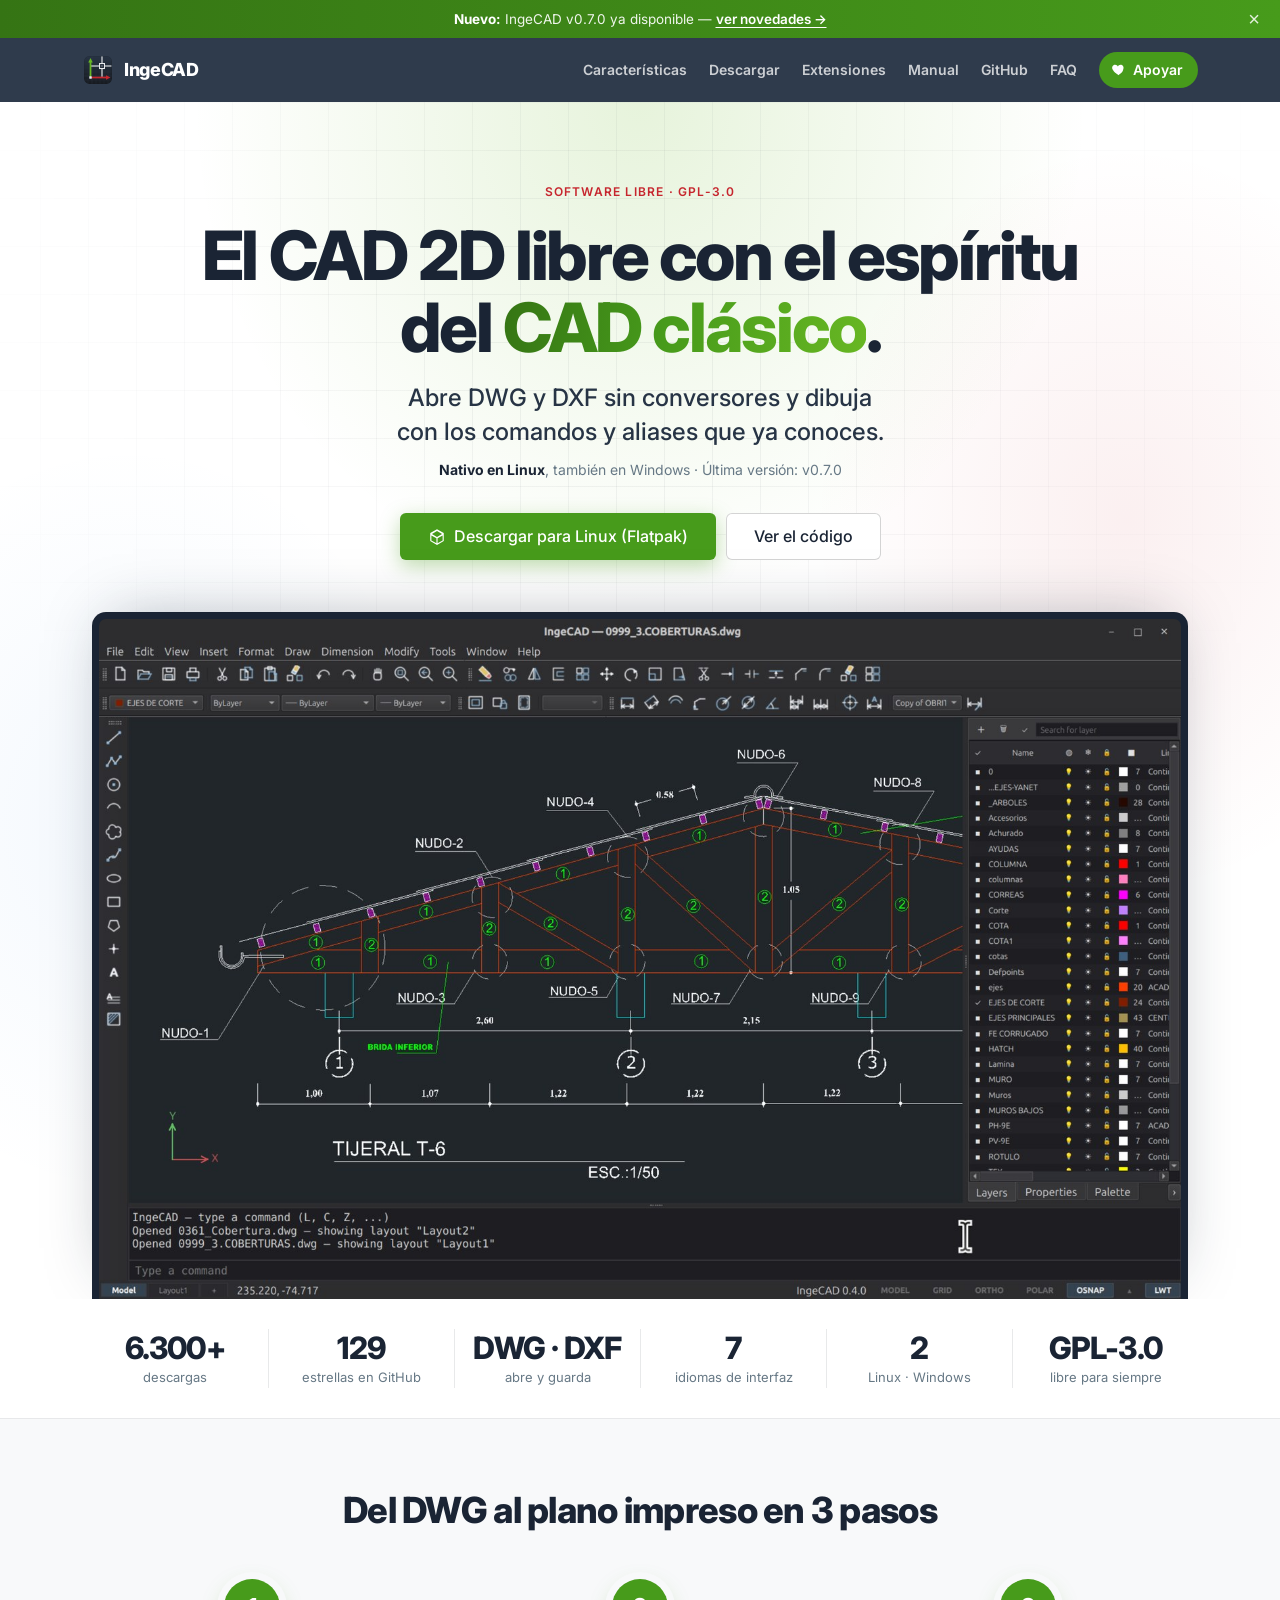
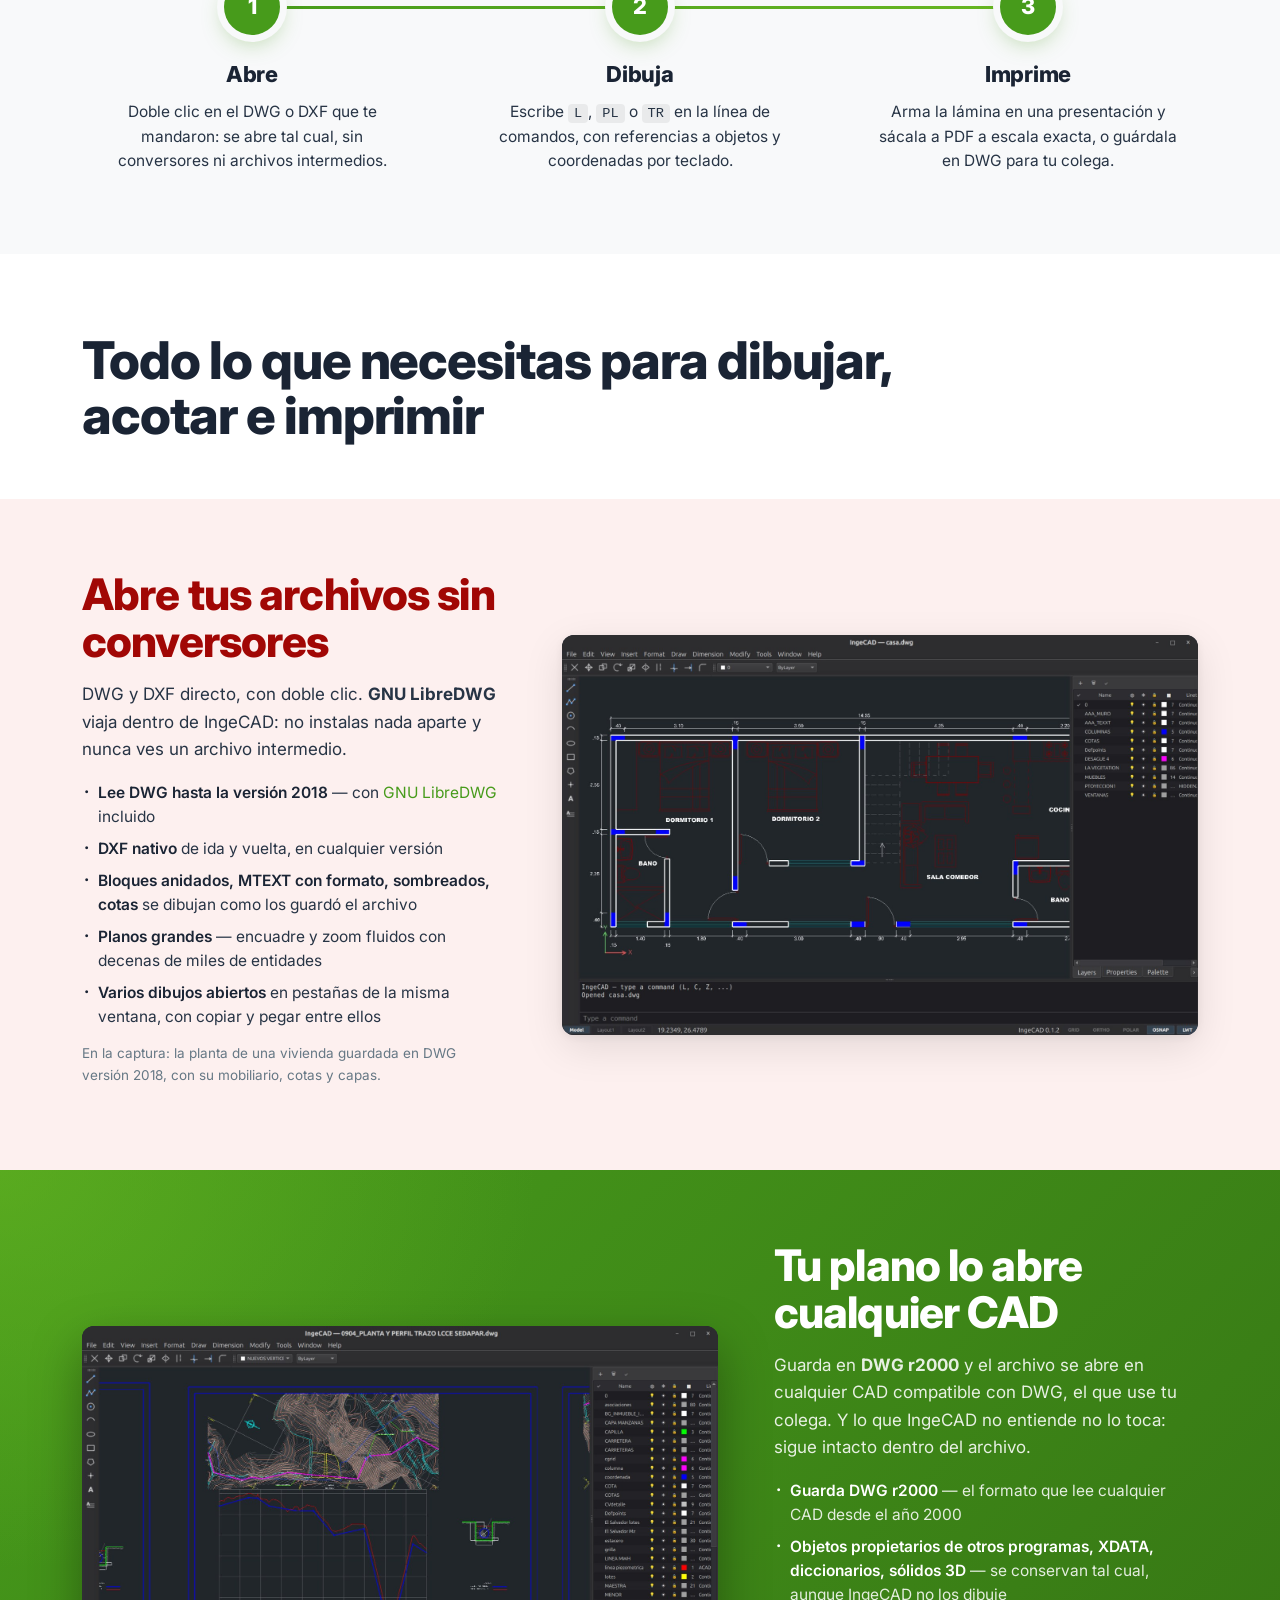
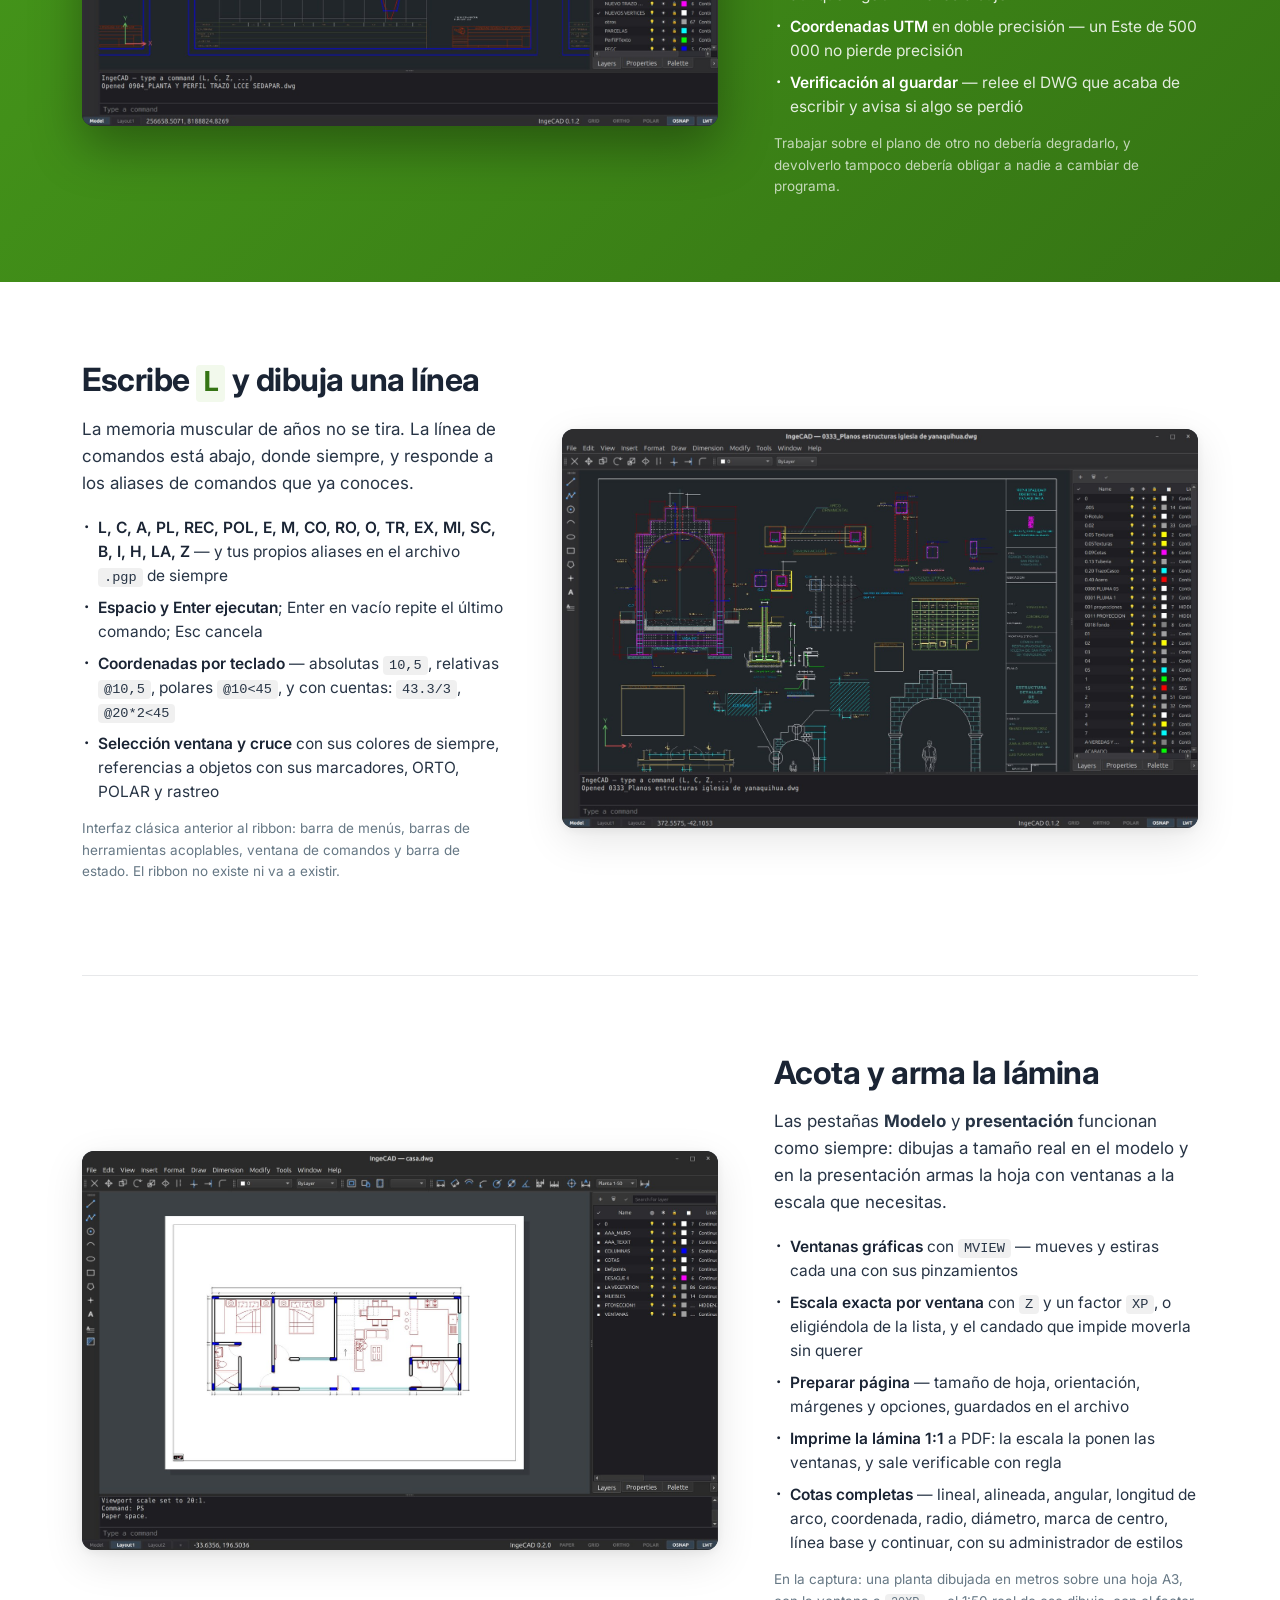
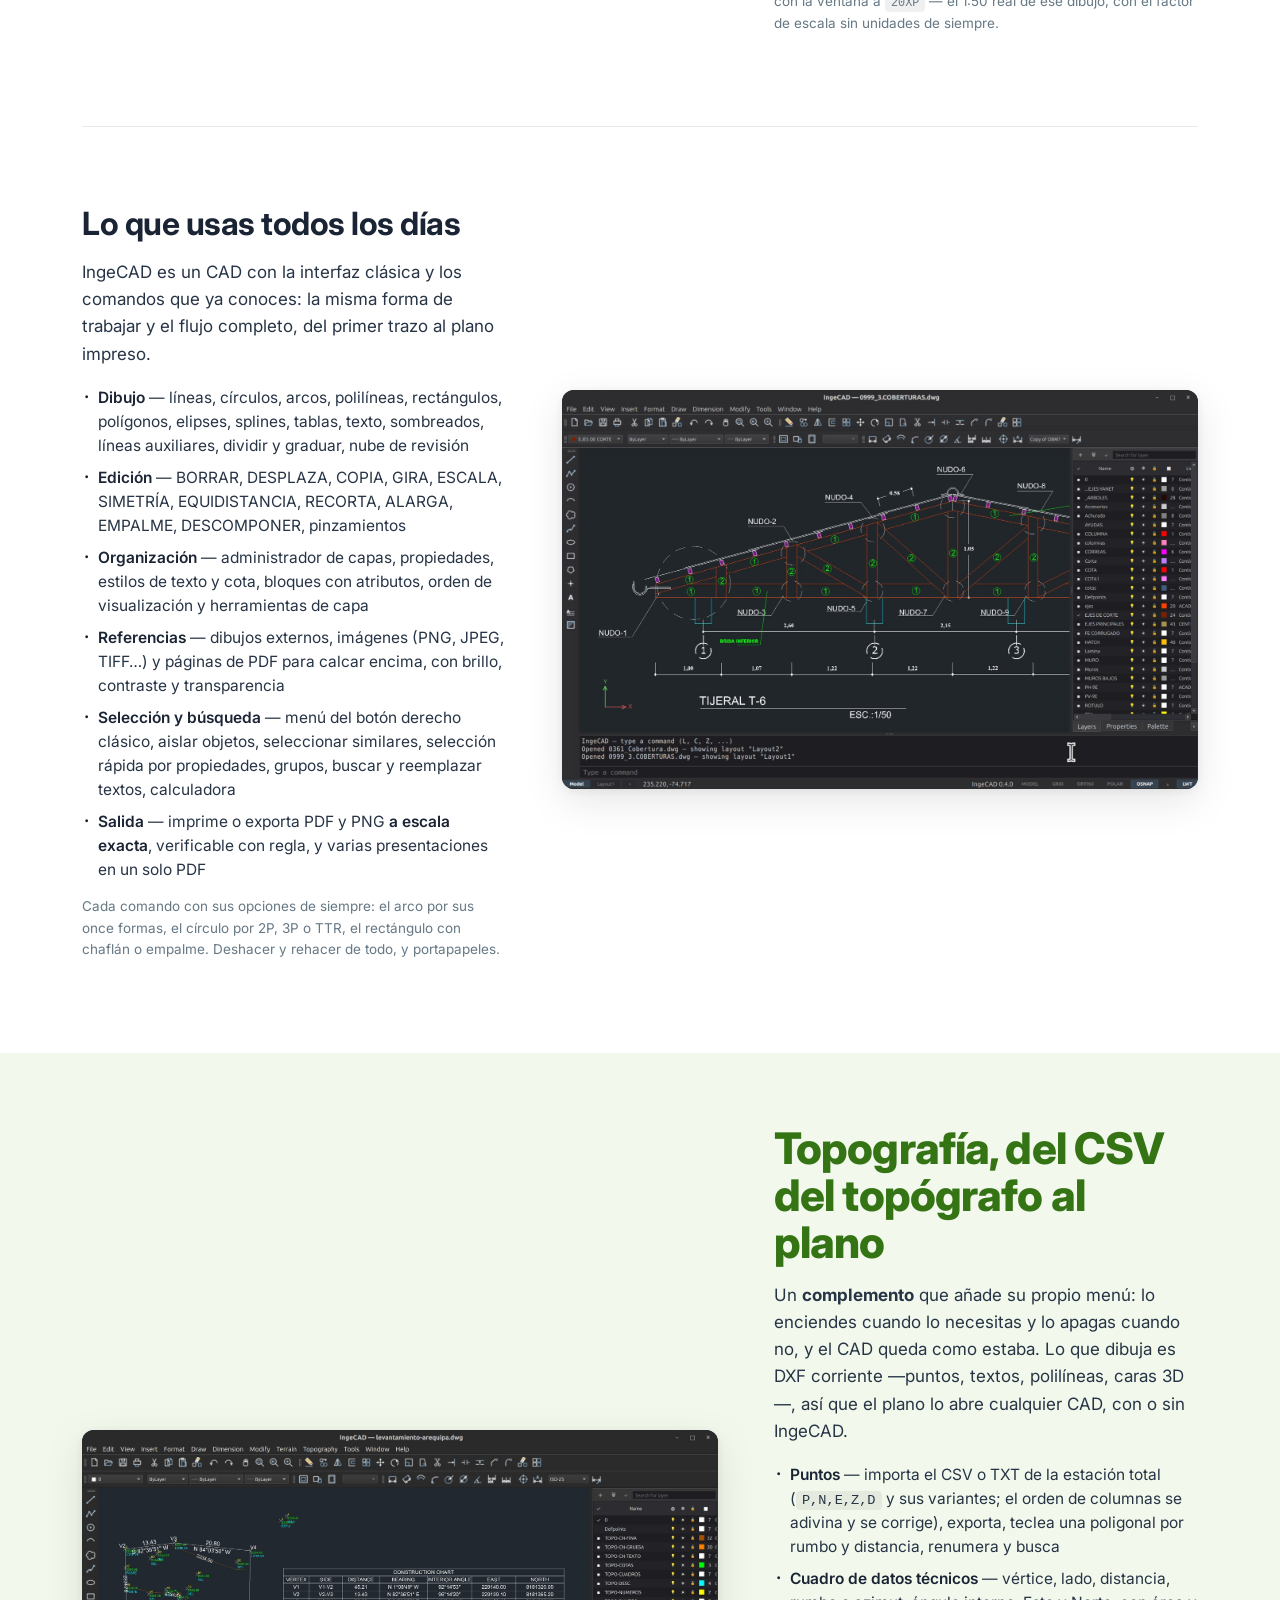
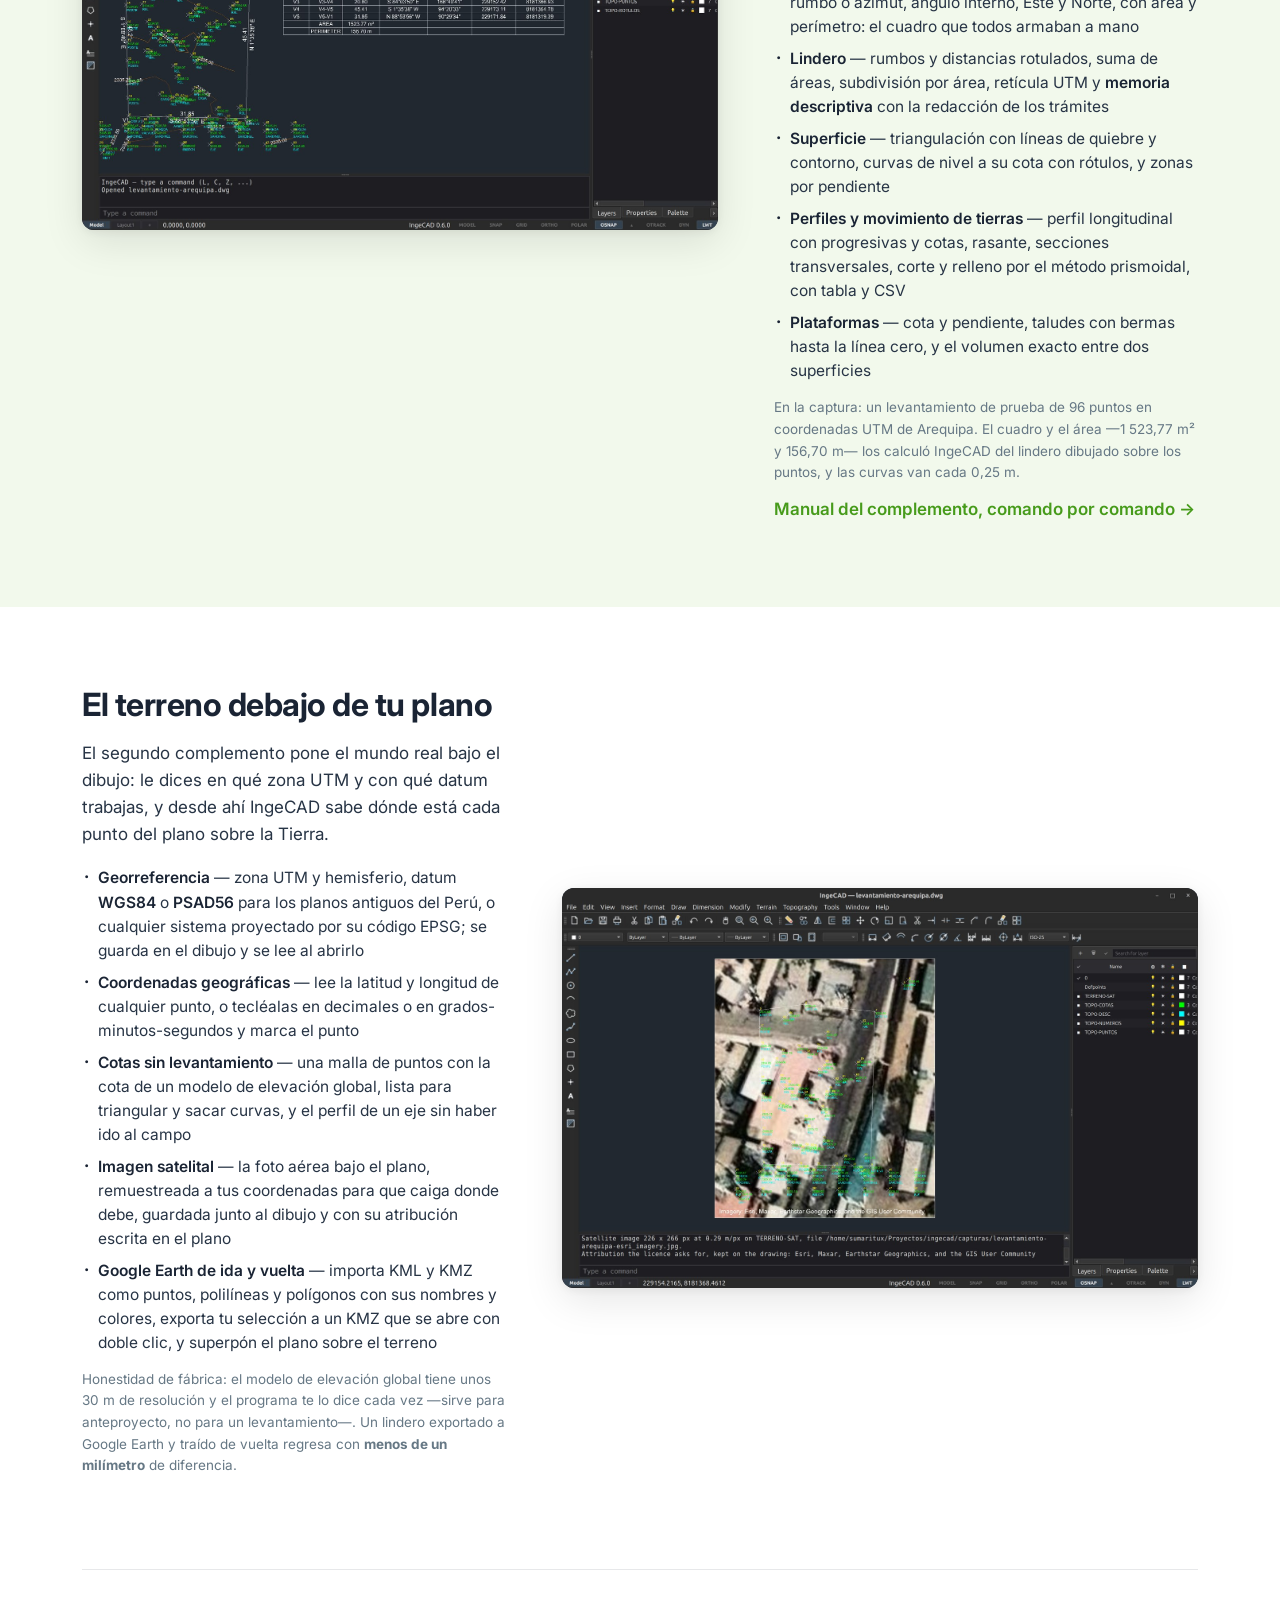
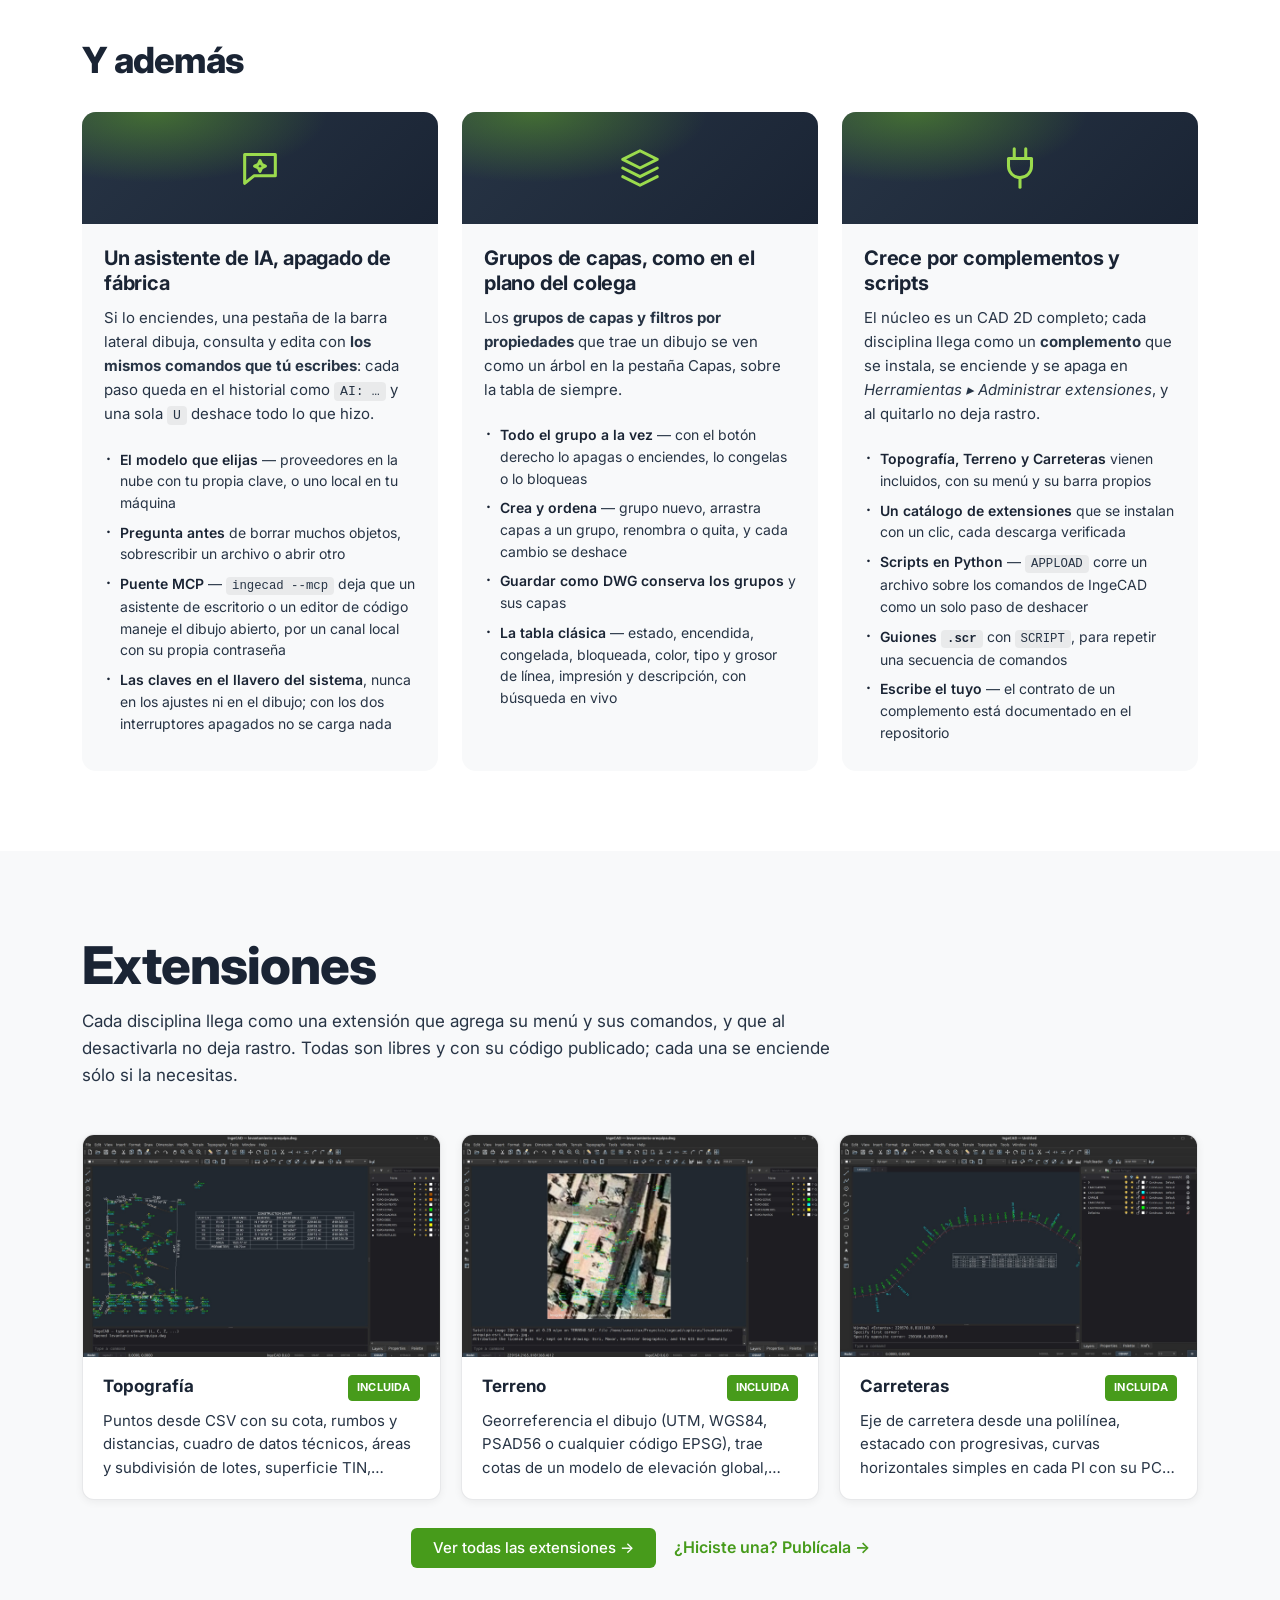
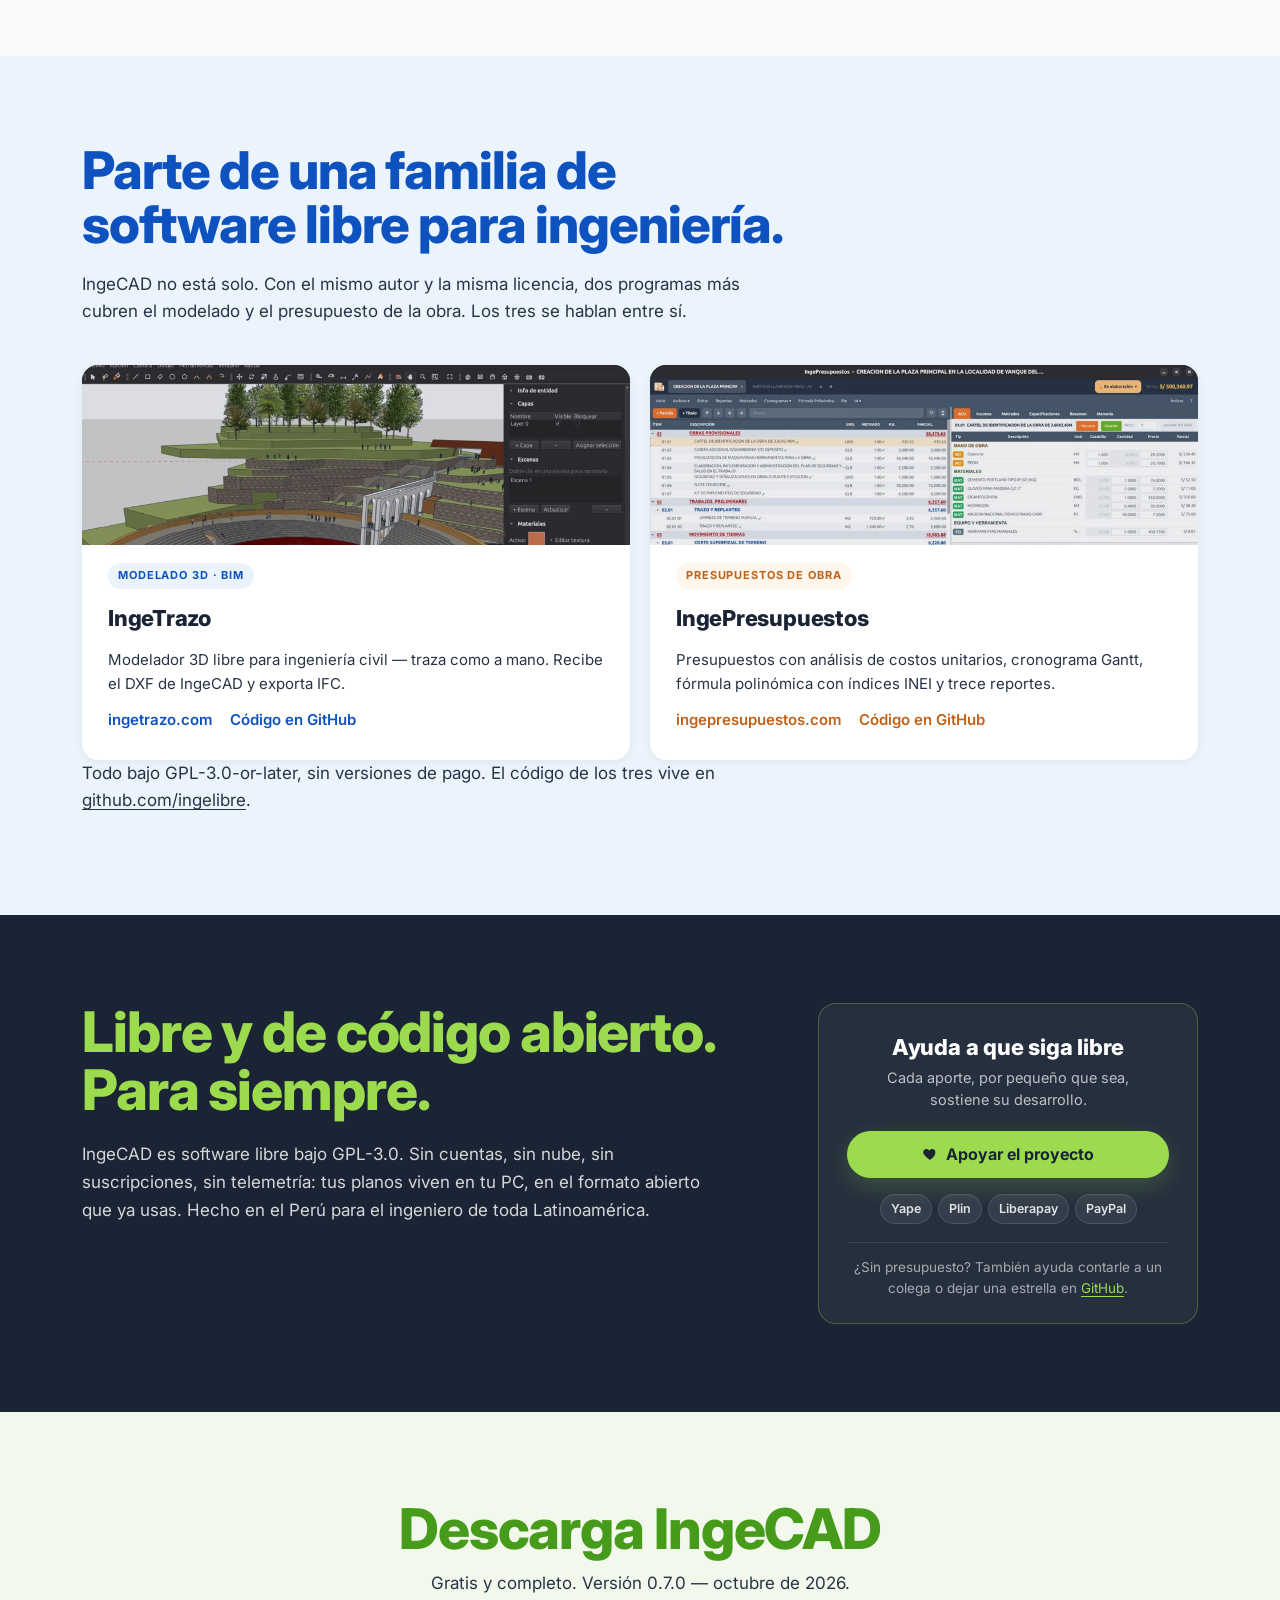
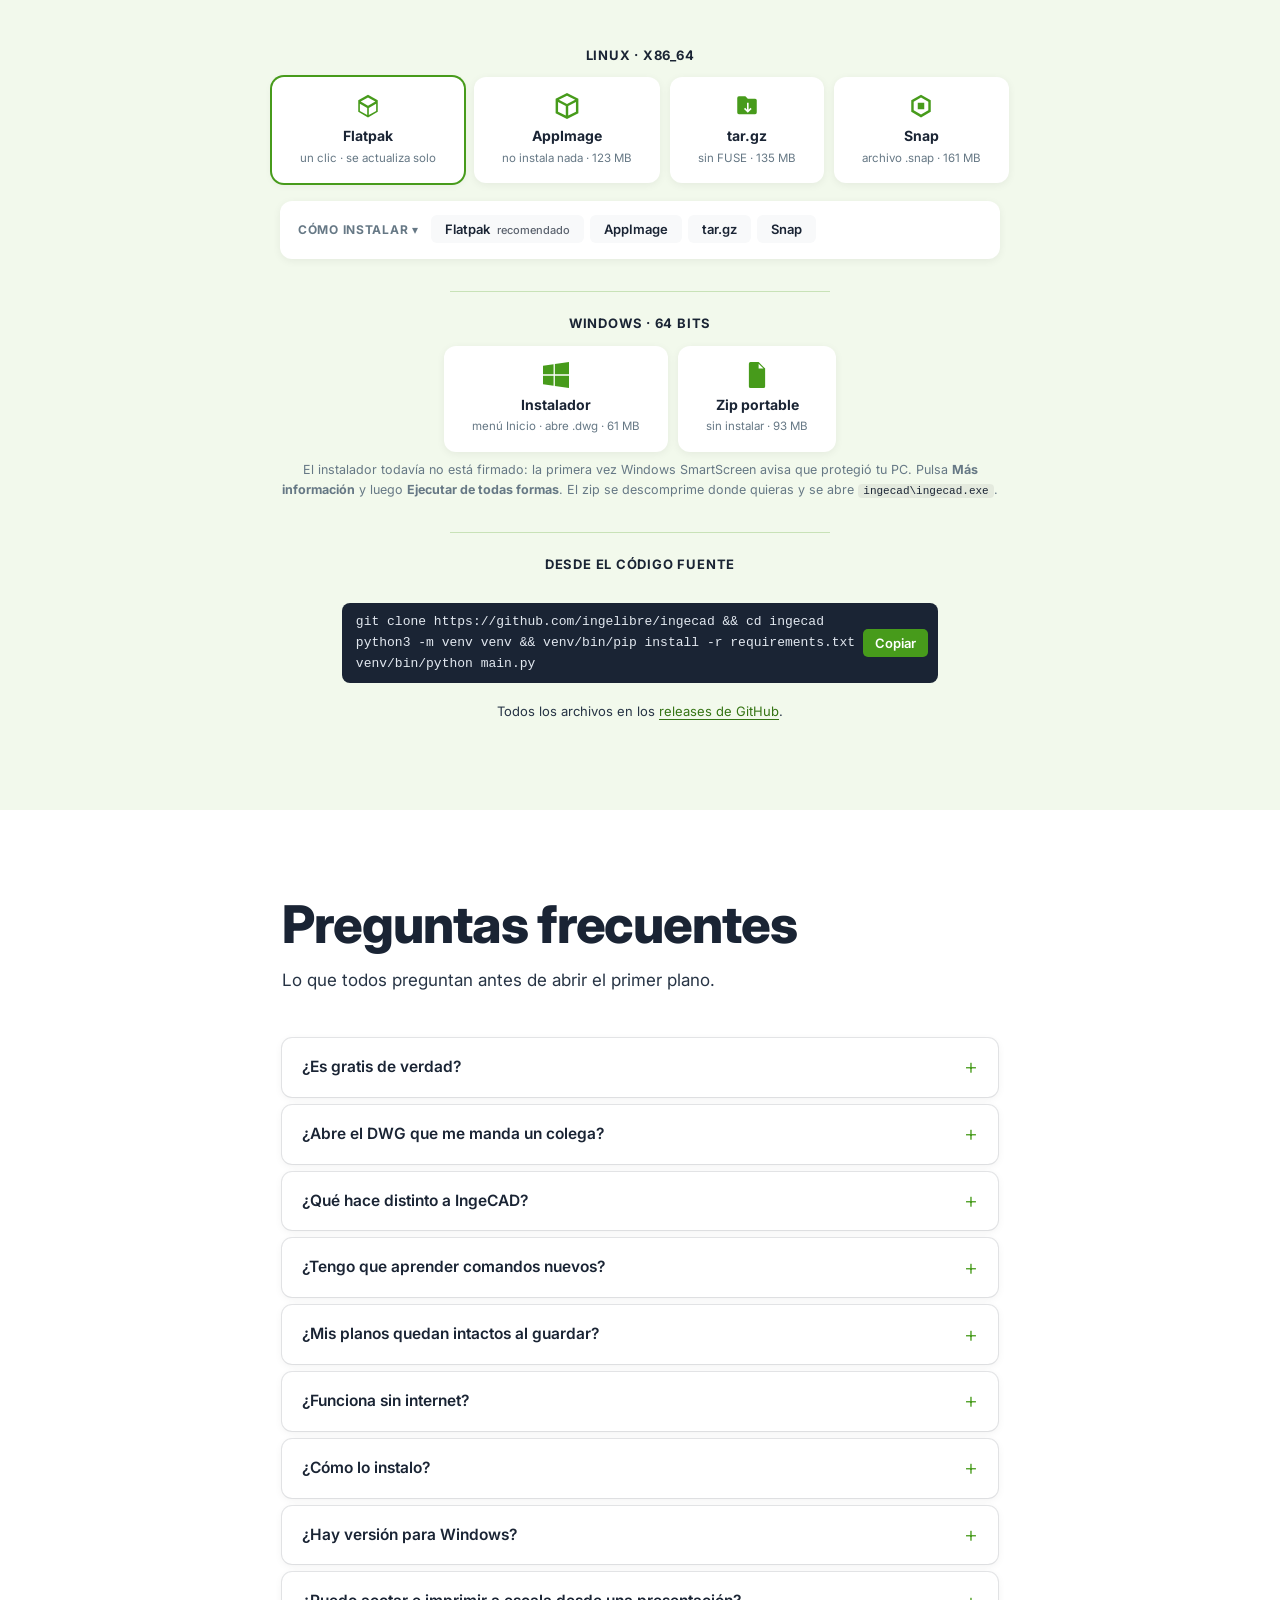
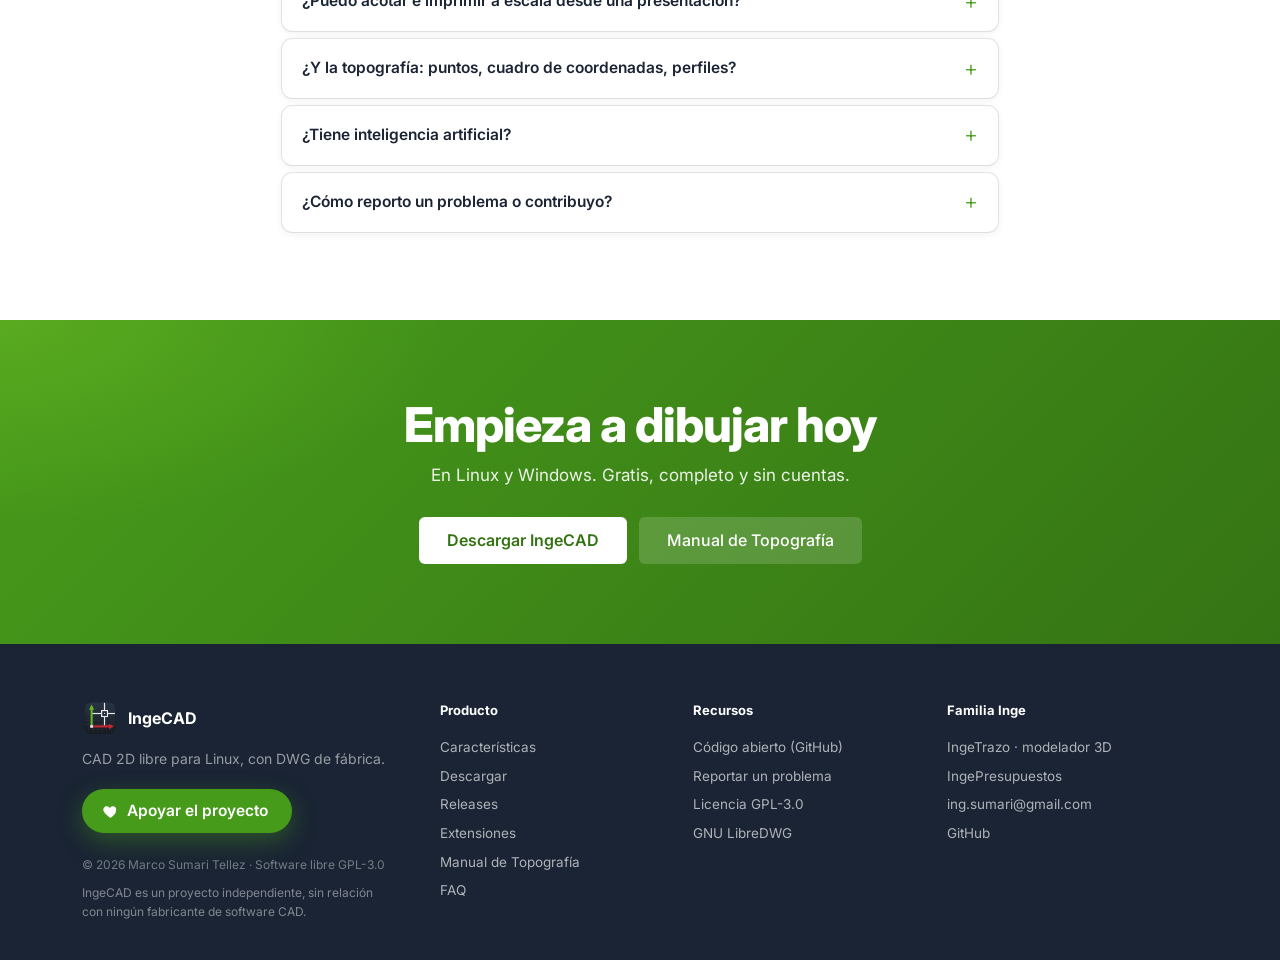
<file: index.html>
<!DOCTYPE html>
<html lang="es">
<head>
  <meta charset="UTF-8">
  <meta name="viewport" content="width=device-width, initial-scale=1.0">
  <meta name="theme-color" content="#273445">

  <title>IngeCAD · CAD 2D libre para Linux, con el espíritu del CAD clásico</title>

  <meta name="description" content="CAD 2D libre con el espíritu del CAD clásico: abre DWG y DXF sin conversores, dibuja con la línea de comandos y los aliases que ya conoces, imprime a escala exacta, y suma topografía y terreno como complementos. Nativo en Linux, también en Windows, sin ribbon. Código abierto GPL-3.0.">
  <meta name="keywords" content="CAD 2D libre, abrir DWG en Linux, CAD software libre, DWG DXF Linux, LibreDWG, CAD ingeniería civil, dibujo técnico Linux, topografía Linux, curvas de nivel, cuadro de coordenadas, memoria descriptiva, KML Google Earth, código abierto, GPL">
  <meta name="author" content="Ing. Marco Sumari">

  <link rel="canonical" href="https://ingecad.org/">

  <meta property="og:site_name" content="IngeCAD">
  <meta property="og:title" content="IngeCAD · CAD 2D libre para Linux, con el espíritu del CAD clásico">
  <meta property="og:description" content="Abre DWG y DXF sin conversores, dibuja con los aliases de comandos que ya conoces, imprime a escala exacta. Libre y de código abierto (GPL-3.0). Nativo en Linux, también en Windows.">
  <meta property="og:image" content="https://ingecad.org/images/og-banner.jpg">
  <meta property="og:image:width" content="1200">
  <meta property="og:image:height" content="630">
  <meta property="og:url" content="https://ingecad.org/">
  <meta property="og:type" content="website">
  <meta property="og:locale" content="es_PE">

  <meta name="twitter:card" content="summary_large_image">
  <meta name="twitter:title" content="IngeCAD · CAD 2D libre para Linux, con el espíritu del CAD clásico">
  <meta name="twitter:description" content="Abre DWG y DXF sin conversores, dibuja con los aliases de comandos que ya conoces, imprime a escala exacta. Libre y de código abierto.">
  <meta name="twitter:image" content="https://ingecad.org/images/og-banner.jpg">

  <link rel="icon" href="images/favicon-32.png" type="image/png" sizes="32x32">
  <link rel="icon" href="images/favicon-16.png" type="image/png" sizes="16x16">
  <link rel="apple-touch-icon" href="images/apple-touch-icon.png" sizes="180x180">

  <link rel="preconnect" href="https://fonts.googleapis.com">
  <link rel="preconnect" href="https://fonts.gstatic.com" crossorigin>
  <link href="https://fonts.googleapis.com/css2?family=Inter:wght@400;500;600;700;800&display=swap" rel="stylesheet">

  <link rel="stylesheet" href="style.css">

  <script type="application/ld+json">
  {
    "@context": "https://schema.org",
    "@type": "SoftwareApplication",
    "name": "IngeCAD",
    "operatingSystem": "Linux, Windows",
    "applicationCategory": "DesignApplication",
    "description": "CAD 2D libre con la interfaz clásica de menús, barras y línea de comandos, orientado al ingeniero civil: abre y guarda DWG y DXF de forma fiel (GNU LibreDWG incluido), línea de comandos con los aliases de comandos clásicos, referencias a objetos con sus marcadores, capas y grupos de capas, bloques, sombreados, la familia completa de cotas con su administrador de estilos, presentaciones con ventanas gráficas a escala, y salida a PDF y PNG a escala exacta. Complementos de topografía (puntos, cuadro de datos técnicos, curvas de nivel, perfiles, movimiento de tierras, memoria descriptiva) y de terreno (georreferenciación UTM, cotas de un modelo de elevación global, imagen satelital y KML de Google Earth), y un asistente de IA opcional, apagado de fábrica. Nativo en Linux y Wayland, también en Windows, sin ribbon. Código abierto bajo GPL-3.0.",
    "url": "https://ingecad.org/",
    "softwareVersion": "0.7.0",
    "downloadUrl": "https://github.com/ingelibre/ingecad/releases/latest",
    "screenshot": "https://ingecad.org/images/screenshots/principal.jpeg",
    "image": "https://ingecad.org/images/logo.png",
    "author": {
      "@type": "Person",
      "name": "Ing. Marco Sumari",
      "email": "ing.sumari@gmail.com"
    },
    "inLanguage": "es",
    "license": "https://www.gnu.org/licenses/gpl-3.0.html",
    "offers": {
      "@type": "Offer",
      "price": "0",
      "priceCurrency": "USD",
      "description": "Software libre y gratuito bajo licencia GPL-3.0. Sin cuentas, sin suscripciones, sin límites."
    }
  }
  </script>

  <script type="application/ld+json">
  {
    "@context": "https://schema.org",
    "@type": "FAQPage",
    "mainEntity": [
      {
        "@type": "Question",
        "name": "¿Es gratis de verdad?",
        "acceptedAnswer": {
          "@type": "Answer",
          "text": "Sí. IngeCAD es software libre bajo GPL-3.0: gratis hoy y para siempre, con el código fuente publicado en GitHub. Sin cuentas, sin suscripciones, sin funciones bloqueadas."
        }
      },
      {
        "@type": "Question",
        "name": "¿Abre el DWG que me manda un colega?",
        "acceptedAnswer": {
          "@type": "Answer",
          "text": "Sí, con doble clic y sin pasos intermedios: IngeCAD trae GNU LibreDWG incluido y convierte el DWG por dentro, sin que veas nunca el DXF. Lee DWG hasta la versión 2018 y guarda DWG r2000, que abre cualquier CAD desde el año 2000."
        }
      },
      {
        "@type": "Question",
        "name": "¿Qué hace distinto a IngeCAD?",
        "acceptedAnswer": {
          "@type": "Answer",
          "text": "IngeCAD es libre, corre nativo en Linux y tiene la interfaz clásica de los CAD: menús, barras y la línea de comandos abajo. Hace lo que usas todos los días (líneas, polilíneas, círculos, bloques, capas, sombreados, cotas, recortar, equidistancia, imprimir a escala) y acepta los aliases de comandos que ya conoces: escribes L y dibujas una línea."
        }
      },
      {
        "@type": "Question",
        "name": "¿Tengo que aprender comandos nuevos?",
        "acceptedAnswer": {
          "@type": "Answer",
          "text": "No. IngeCAD usa los aliases de comandos que ya conoces: L, C, A, PL, REC, POL, E, M, CO, RO, O, TR, EX, MI, SC, B, I, H, LA, Z. Espacio y Enter ejecutan, Enter en vacío repite el último comando, Esc cancela. Puedes escribir coordenadas absolutas 10,5, relativas @10,5 o polares @10<45."
        }
      },
      {
        "@type": "Question",
        "name": "¿Mis planos quedan intactos al guardar?",
        "acceptedAnswer": {
          "@type": "Answer",
          "text": "Esa es la promesa central. El modelo de IngeCAD es la base de datos del DXF, así que todo lo que el programa no entiende (objetos propietarios de otros programas, XDATA, diccionarios, sólidos 3D) se conserva intacto al reescribir el archivo. Los acentos también: las capas CAÑERÍAS y DESAGÜE, las cotas en m² y los textos con Ñ vuelven tal cual. Y como guarda DWG r2000, el plano vuelve en un formato que abre cualquier CAD compatible con DWG desde el año 2000."
        }
      },
      {
        "@type": "Question",
        "name": "¿Funciona sin internet?",
        "acceptedAnswer": {
          "@type": "Answer",
          "text": "Sí. Todo el CAD funciona sin conexión: no tiene cuentas, ni nube, ni telemetría, y tus planos viven en tu PC. Solo se conecta cuando tú se lo pides: el complemento Terreno, al traer la imagen satelital o las cotas del modelo de elevación, y el asistente de IA, si lo enciendes con un proveedor en la nube."
        }
      },
      {
        "@type": "Question",
        "name": "¿Cómo lo instalo?",
        "acceptedAnswer": {
          "@type": "Answer",
          "text": "La vía fácil es el Flatpak: un clic en el enlace de la sección Descargar, tu centro de software lo instala y las actualizaciones llegan solas. También está el AppImage (dale permiso de ejecución y listo: no instala nada en el sistema), el tar.gz si tu distro no trae FUSE —lo descomprimes donde quieras y ejecutas ingecad— y el archivo .snap. Todos traen lo mismo: Python, Qt y los conversores de DWG viajan dentro. Si algo no funciona, ejecuta --check y te dice qué le falta."
        }
      },
      {
        "@type": "Question",
        "name": "¿Hay versión para Windows?",
        "acceptedAnswer": {
          "@type": "Answer",
          "text": "Sí, desde la versión 0.6.6: un instalador (menú Inicio, «Abrir con» para .dwg y .dxf, desinstalador) y un zip portable que corre sin instalar, con el mismo LibreDWG que en Linux. El instalador todavía no está firmado, así que la primera vez Windows SmartScreen avisa que protegió tu PC: Más información ▸ Ejecutar de todas formas."
        }
      },
      {
        "@type": "Question",
        "name": "¿Puedo acotar e imprimir a escala desde una presentación?",
        "acceptedAnswer": {
          "@type": "Answer",
          "text": "Sí, con el flujo de siempre: dibujas a tamaño real en el modelo, creas una presentación, insertas una ventana gráfica con MVIEW y le pones la escala exacta con Z y 1/50xp (o eligiéndola de la lista). La hoja se imprime 1:1 a PDF, así que la escala del plano es la de la ventana y se verifica con regla. Están la familia completa de cotas —lineal, alineada, angular, longitud de arco, coordenada, radio, diámetro, marca de centro, línea base y continuar— y el administrador de estilos de cota."
        }
      },
      {
        "@type": "Question",
        "name": "¿Y la topografía: puntos, cuadro de coordenadas, perfiles?",
        "acceptedAnswer": {
          "@type": "Answer",
          "text": "Ya está, desde la v0.6, como complemento Topografía: importa el CSV del topógrafo con cotas, arma el cuadro de datos técnicos (Este/Norte, lados, rumbos, área y perímetro), triangula, traza curvas de nivel, perfiles, secciones y movimiento de tierras, y redacta la memoria descriptiva. Y el complemento Terreno georreferencia el plano, trae cotas de un modelo de elevación global y la imagen satelital, y va y vuelve de Google Earth por KML/KMZ. Todo lo que dibujan es DXF plano que abre cualquier CAD. El paso a paso está en el manual de Topografía."
        }
      },
      {
        "@type": "Question",
        "name": "¿Tiene inteligencia artificial?",
        "acceptedAnswer": {
          "@type": "Answer",
          "text": "Sí, y viene apagada. Si la enciendes en Herramientas ▸ Opciones, una pestaña de la barra lateral habla con el modelo que elijas (en la nube con tu propia clave, o uno local) y trabaja con los mismos comandos que tú escribes: cada paso queda en el historial y una sola U deshace todo su turno. Con ingecad --mcp, un asistente de escritorio o un editor de código puede manejar el dibujo abierto. Sin IA, IngeCAD funciona igual."
        }
      },
      {
        "@type": "Question",
        "name": "¿Cómo reporto un problema o contribuyo?",
        "acceptedAnswer": {
          "@type": "Answer",
          "text": "El proyecto vive en GitHub: abre un issue con tu plano de ejemplo, propón mejoras o envía código. Si un DWG no abre bien, ese archivo es lo más valioso que puedes aportar: muchos arreglos salieron justamente de planos reales que fallaban, y decenas ya son parches aceptados en GNU LibreDWG."
        }
      }
    ]
  }
  </script>
</head>
<body>

  <!-- ============ AVISO DE NUEVA VERSIÓN ============ -->
  <div class="announce" id="announce">
    <p><strong>Nuevo:</strong> IngeCAD <span id="announce-version">v0.7.0</span> ya disponible — <a href="https://github.com/ingelibre/ingecad/releases/latest" target="_blank" rel="noopener">ver novedades →</a></p>
    <button type="button" class="announce-close" aria-label="Cerrar aviso">×</button>
  </div>

  <!-- ============ HEADER ============ -->
  <header class="nav">
    <div class="container nav-inner">
      <a href="#" class="nav-brand">
        <img src="images/logo.png" alt="IngeCAD" width="32" height="32">
        <span>IngeCAD</span>
      </a>
      <nav class="nav-links">
        <a href="#features">Características</a>
        <a href="#descargar">Descargar</a>
        <a href="/extensiones">Extensiones</a>
        <a href="/manual-topografia">Manual</a>
        <a href="https://github.com/ingelibre/ingecad" target="_blank" rel="noopener">GitHub</a>
        <a href="#faq">FAQ</a>
        <a href="/apoyar">Apoyar</a>
      </nav>
      <button class="nav-toggle" aria-label="Abrir menú" type="button">
        <span></span><span></span><span></span>
      </button>
    </div>
  </header>

  <!-- ============ HERO ============ -->
  <section class="hero">
    <div class="hero-center">
      <span class="hero-badge">Software libre · GPL-3.0</span>
      <h1>El CAD 2D libre con el espíritu del <span class="grad-text">CAD clásico</span>.</h1>
      <p class="hero-lead">Abre DWG y DXF sin conversores y dibuja con los comandos y aliases que ya conoces.</p>
      <p class="hero-name"><strong>Nativo en Linux</strong>, también en Windows · Última versión: <span id="latest-version">v0.7.0</span></p>
      <div class="hero-ctas">
        <a href="#descargar" class="btn btn-primary btn-lg" id="hero-dl">Descargar IngeCAD</a>
        <a href="https://github.com/ingelibre/ingecad" class="btn btn-ghost btn-lg" target="_blank" rel="noopener">Ver el código</a>
      </div>
    </div>
    <div class="hero-screenshot-wrap">
      <img class="hero-img zoomable" src="images/screenshots/principal.jpeg"
           alt="IngeCAD con un plano de estructuras abierto: el detalle de un tijeral con sus nudos numerados y acotados, la barra de propiedades con capa, color y grosor, y el administrador de capas"
           width="1600" height="1005" loading="eager" fetchpriority="high">
    </div>
  </section>

  <!-- ============ CIFRAS ============ -->
  <!-- descargas y estrellas: script.js las lee en vivo de la API de GitHub;
       el HTML trae lo medido el 2026-10-29 (6 320 descargas, 129 estrellas). -->
  <section class="stats" aria-label="IngeCAD en cifras">
    <div class="container stats-row">
      <div class="stat"><strong data-stat="downloads">6.300+</strong><span>descargas</span></div>
      <div class="stat"><strong data-stat="stars">129</strong><span>estrellas en GitHub</span></div>
      <div class="stat"><strong>DWG · DXF</strong><span>abre y guarda</span></div>
      <div class="stat"><strong>7</strong><span>idiomas de interfaz</span></div>
      <div class="stat"><strong>2</strong><span>Linux · Windows</span></div>
      <div class="stat"><strong>GPL-3.0</strong><span>libre para siempre</span></div>
    </div>
  </section>

  <!-- ============ 3 PASOS ============ -->
  <section class="steps" aria-label="Cómo funciona">
    <div class="container">
      <h2>Del DWG al plano impreso en 3 pasos</h2>
      <ol class="steps-row">
        <li class="step"><span class="step-n">1</span><h3>Abre</h3><p>Doble clic en el DWG o DXF que te mandaron: se abre tal cual, sin conversores ni archivos intermedios.</p></li>
        <li class="step"><span class="step-n">2</span><h3>Dibuja</h3><p>Escribe <code>L</code>, <code>PL</code> o <code>TR</code> en la línea de comandos, con referencias a objetos y coordenadas por teclado.</p></li>
        <li class="step"><span class="step-n">3</span><h3>Imprime</h3><p>Arma la lámina en una presentación y sácala a PDF a escala exacta, o guárdala en DWG para tu colega.</p></li>
      </ol>
    </div>
  </section>

  <!-- ============ FEATURES ============ -->
  <div id="features">
    <div class="container features-head"><h2>Todo lo que necesitas para dibujar, acotar e imprimir</h2></div>

    <!-- ── 1. DWG de fábrica — rojo suave (eje X del icono) ── -->
    <section class="feat feat-dwg reveal">
      <div class="container feat-row">
        <div class="feat-text">
          <h2>Abre tus archivos sin conversores</h2>
          <p>DWG y DXF directo, con doble clic. <strong>GNU LibreDWG</strong> viaja dentro de IngeCAD: no instalas nada aparte y nunca ves un archivo intermedio.</p>
          <ul class="feat-list">
            <li><strong>Lee DWG hasta la versión 2018</strong> — con <a href="https://www.gnu.org/software/libredwg/" target="_blank" rel="noopener">GNU LibreDWG</a> incluido</li>
            <li><strong>DXF nativo</strong> de ida y vuelta, en cualquier versión</li>
            <li><strong>Bloques anidados, MTEXT con formato, sombreados, cotas</strong> se dibujan como los guardó el archivo</li>
            <li><strong>Planos grandes</strong> — encuadre y zoom fluidos con decenas de miles de entidades</li>
            <li><strong>Varios dibujos abiertos</strong> en pestañas de la misma ventana, con copiar y pegar entre ellos</li>
          </ul>
          <p class="feat-muted">En la captura: la planta de una vivienda guardada en DWG versión 2018, con su mobiliario, cotas y capas.</p>
        </div>
        <figure class="feat-img">
          <img class="zoomable" src="images/screenshots/dwg-colega.jpeg"
               alt="Planta de una vivienda abierta en IngeCAD, con mobiliario, cotas y los nombres de cada ambiente" width="1600" height="1005" loading="lazy">
        </figure>
      </div>
    </section>

    <!-- ── 2. La tesis: fidelidad del archivo — degradado lime ── -->
    <section class="feat feat-fidelity reveal">
      <div class="container feat-row feat-reverse">
        <div class="feat-text">
          <h2>Tu plano lo abre cualquier CAD</h2>
          <p>Guarda en <strong>DWG r2000</strong> y el archivo se abre en cualquier CAD compatible con DWG, el que use tu colega. Y lo que IngeCAD no entiende no lo toca: sigue intacto dentro del archivo.</p>
          <ul class="feat-list">
            <li><strong>Guarda DWG r2000</strong> — el formato que lee cualquier CAD desde el año 2000</li>
            <li><strong>Objetos propietarios de otros programas, XDATA, diccionarios, sólidos 3D</strong> — se conservan tal cual, aunque IngeCAD no los dibuje</li>
            <li><strong>Coordenadas UTM</strong> en doble precisión — un Este de 500 000 no pierde precisión</li>
            <li><strong>Verificación al guardar</strong> — relee el DWG que acaba de escribir y avisa si algo se perdió</li>
          </ul>
          <p class="feat-muted-light">Trabajar sobre el plano de otro no debería degradarlo, y devolverlo tampoco debería obligar a nadie a cambiar de programa.</p>
        </div>
        <figure class="feat-img">
          <img class="zoomable" src="images/screenshots/planos-grandes.jpeg"
               alt="Plano topográfico de 10 847 entidades abierto en IngeCAD, con sus láminas de curvas de nivel y perfiles" width="1600" height="1005" loading="lazy">
        </figure>
      </div>
    </section>

    <!-- ── 3. La línea de comandos ── -->
    <section class="feat feat-plain reveal">
      <div class="container feat-row">
        <div class="feat-text">
          <h2>Escribe <code>L</code> y dibuja una línea</h2>
          <p>La memoria muscular de años no se tira. La línea de comandos está abajo, donde siempre, y responde a los aliases de comandos que ya conoces.</p>
          <ul class="feat-list">
            <li><strong>L, C, A, PL, REC, POL, E, M, CO, RO, O, TR, EX, MI, SC, B, I, H, LA, Z</strong> — y tus propios aliases en el archivo <code>.pgp</code> de siempre</li>
            <li><strong>Espacio y Enter ejecutan</strong>; Enter en vacío repite el último comando; Esc cancela</li>
            <li><strong>Coordenadas por teclado</strong> — absolutas <code>10,5</code>, relativas <code>@10,5</code>, polares <code>@10&lt;45</code>, y con cuentas: <code>43.3/3</code>, <code>@20*2&lt;45</code></li>
            <li><strong>Selección ventana y cruce</strong> con sus colores de siempre, referencias a objetos con sus marcadores, ORTO, POLAR y rastreo</li>
          </ul>
          <p class="feat-muted">Interfaz clásica anterior al ribbon: barra de menús, barras de herramientas acoplables, ventana de comandos y barra de estado. El ribbon no existe ni va a existir.</p>
        </div>
        <figure class="feat-img">
          <img class="zoomable" src="images/screenshots/comandos.jpeg"
               alt="Plano de estructuras de 200 capas abierto en IngeCAD, con la ventana de comandos abajo, las barras de herramientas acoplables y la barra de estado" width="1600" height="1005" loading="lazy">
        </figure>
      </div>
    </section>

    <!-- ── 4. Presentaciones y acotado ── -->
    <section class="feat feat-plain reveal">
      <div class="container feat-row feat-reverse">
        <div class="feat-text">
          <h2>Acota y arma la lámina</h2>
          <p>Las pestañas <strong>Modelo</strong> y <strong>presentación</strong> funcionan como siempre: dibujas a tamaño real en el modelo y en la presentación armas la hoja con ventanas a la escala que necesitas.</p>
          <ul class="feat-list">
            <li><strong>Ventanas gráficas</strong> con <code>MVIEW</code> — mueves y estiras cada una con sus pinzamientos</li>
            <li><strong>Escala exacta por ventana</strong> con <code>Z</code> y un factor <code>XP</code>, o eligiéndola de la lista, y el candado que impide moverla sin querer</li>
            <li><strong>Preparar página</strong> — tamaño de hoja, orientación, márgenes y opciones, guardados en el archivo</li>
            <li><strong>Imprime la lámina 1:1</strong> a PDF: la escala la ponen las ventanas, y sale verificable con regla</li>
            <li><strong>Cotas completas</strong> — lineal, alineada, angular, longitud de arco, coordenada, radio, diámetro, marca de centro, línea base y continuar, con su administrador de estilos</li>
          </ul>
          <p class="feat-muted">En la captura: una planta dibujada en metros sobre una hoja A3, con la ventana a <code>20XP</code> — el 1:50 real de ese dibujo, con el factor de escala sin unidades de siempre.</p>
        </div>
        <figure class="feat-img">
          <img class="zoomable" src="images/screenshots/presentacion.jpeg"
               alt="Una presentación de IngeCAD: la hoja A3 con la planta de una vivienda dentro de una ventana gráfica a escala, y las pestañas Modelo y presentación abajo" width="1600" height="1005" loading="lazy">
        </figure>
      </div>
    </section>

    <!-- ── 5. Dibujo, edición y salida ── -->
    <section class="feat feat-plain reveal">
      <div class="container feat-row">
        <div class="feat-text">
          <h2>Lo que usas todos los días</h2>
          <p>IngeCAD es un CAD con la interfaz clásica y los comandos que ya conoces: la misma forma de trabajar y el flujo completo, del primer trazo al plano impreso.</p>
          <ul class="feat-list">
            <li><strong>Dibujo</strong> — líneas, círculos, arcos, polilíneas, rectángulos, polígonos, elipses, splines, tablas, texto, sombreados, líneas auxiliares, dividir y graduar, nube de revisión</li>
            <li><strong>Edición</strong> — BORRAR, DESPLAZA, COPIA, GIRA, ESCALA, SIMETRÍA, EQUIDISTANCIA, RECORTA, ALARGA, EMPALME, DESCOMPONER, pinzamientos</li>
            <li><strong>Organización</strong> — administrador de capas, propiedades, estilos de texto y cota, bloques con atributos, orden de visualización y herramientas de capa</li>
            <li><strong>Referencias</strong> — dibujos externos, imágenes (PNG, JPEG, TIFF…) y páginas de PDF para calcar encima, con brillo, contraste y transparencia</li>
            <li><strong>Selección y búsqueda</strong> — menú del botón derecho clásico, aislar objetos, seleccionar similares, selección rápida por propiedades, grupos, buscar y reemplazar textos, calculadora</li>
            <li><strong>Salida</strong> — imprime o exporta PDF y PNG <strong>a escala exacta</strong>, verificable con regla, y varias presentaciones en un solo PDF</li>
          </ul>
          <p class="feat-muted">Cada comando con sus opciones de siempre: el arco por sus once formas, el círculo por 2P, 3P o TTR, el rectángulo con chaflán o empalme. Deshacer y rehacer de todo, y portapapeles.</p>
        </div>
        <figure class="feat-img">
          <img class="zoomable" src="images/screenshots/principal.jpeg"
               alt="El detalle de un tijeral en IngeCAD, con el administrador de capas, las barras estándar, de dibujo y de modificación, la barra de propiedades y las pestañas Modelo y presentación" width="1600" height="1005" loading="lazy">
        </figure>
      </div>
    </section>

    <!-- ── 6. Topografía (complemento) — lime suave ── -->
    <section class="feat feat-alt reveal">
      <div class="container feat-row feat-reverse">
        <div class="feat-text">
          <h2>Topografía, del CSV del topógrafo al plano</h2>
          <p>Un <strong>complemento</strong> que añade su propio menú: lo enciendes cuando lo necesitas y lo apagas cuando no, y el CAD queda como estaba. Lo que dibuja es DXF corriente —puntos, textos, polilíneas, caras 3D—, así que el plano lo abre cualquier CAD, con o sin IngeCAD.</p>
          <ul class="feat-list">
            <li><strong>Puntos</strong> — importa el CSV o TXT de la estación total (<code>P,N,E,Z,D</code> y sus variantes; el orden de columnas se adivina y se corrige), exporta, teclea una poligonal por rumbo y distancia, renumera y busca</li>
            <li><strong>Cuadro de datos técnicos</strong> — vértice, lado, distancia, rumbo o azimut, ángulo interno, Este y Norte, con área y perímetro: el cuadro que todos armaban a mano</li>
            <li><strong>Lindero</strong> — rumbos y distancias rotulados, suma de áreas, subdivisión por área, retícula UTM y <strong>memoria descriptiva</strong> con la redacción de los trámites</li>
            <li><strong>Superficie</strong> — triangulación con líneas de quiebre y contorno, curvas de nivel a su cota con rótulos, y zonas por pendiente</li>
            <li><strong>Perfiles y movimiento de tierras</strong> — perfil longitudinal con progresivas y cotas, rasante, secciones transversales, corte y relleno por el método prismoidal, con tabla y CSV</li>
            <li><strong>Plataformas</strong> — cota y pendiente, taludes con bermas hasta la línea cero, y el volumen exacto entre dos superficies</li>
          </ul>
          <p class="feat-muted">En la captura: un levantamiento de prueba de 96 puntos en coordenadas UTM de Arequipa. El cuadro y el área —1&nbsp;523,77 m² y 156,70 m— los calculó IngeCAD del lindero dibujado sobre los puntos, y las curvas van cada 0,25 m.</p>
          <p><a class="feat-link" href="/manual-topografia">Manual del complemento, comando por comando →</a></p>
        </div>
        <figure class="feat-img">
          <img class="zoomable" src="images/screenshots/topografia.jpeg"
               alt="Un lote topográfico en IngeCAD con sus rumbos y distancias rotulados, el cuadro de construcción con vértices, lados, rumbos, ángulos internos, Este, Norte, área y perímetro, y las curvas de nivel sobre los puntos del levantamiento" width="1600" height="1005" loading="lazy">
        </figure>
      </div>
    </section>

    <!-- ── 7. Terreno y Google Earth (complemento) ── -->
    <section class="feat feat-plain reveal">
      <div class="container feat-row">
        <div class="feat-text">
          <h2>El terreno debajo de tu plano</h2>
          <p>El segundo complemento pone el mundo real bajo el dibujo: le dices en qué zona UTM y con qué datum trabajas, y desde ahí IngeCAD sabe dónde está cada punto del plano sobre la Tierra.</p>
          <ul class="feat-list">
            <li><strong>Georreferencia</strong> — zona UTM y hemisferio, datum <strong>WGS84</strong> o <strong>PSAD56</strong> para los planos antiguos del Perú, o cualquier sistema proyectado por su código EPSG; se guarda en el dibujo y se lee al abrirlo</li>
            <li><strong>Coordenadas geográficas</strong> — lee la latitud y longitud de cualquier punto, o tecléalas en decimales o en grados-minutos-segundos y marca el punto</li>
            <li><strong>Cotas sin levantamiento</strong> — una malla de puntos con la cota de un modelo de elevación global, lista para triangular y sacar curvas, y el perfil de un eje sin haber ido al campo</li>
            <li><strong>Imagen satelital</strong> — la foto aérea bajo el plano, remuestreada a tus coordenadas para que caiga donde debe, guardada junto al dibujo y con su atribución escrita en el plano</li>
            <li><strong>Google Earth de ida y vuelta</strong> — importa KML y KMZ como puntos, polilíneas y polígonos con sus nombres y colores, exporta tu selección a un KMZ que se abre con doble clic, y superpón el plano sobre el terreno</li>
          </ul>
          <p class="feat-muted">Honestidad de fábrica: el modelo de elevación global tiene unos 30 m de resolución y el programa te lo dice cada vez —sirve para anteproyecto, no para un levantamiento—. Un lindero exportado a Google Earth y traído de vuelta regresa con <strong>menos de un milímetro</strong> de diferencia.</p>
        </div>
        <figure class="feat-img">
          <img class="zoomable" src="images/screenshots/terreno.jpeg"
               alt="La imagen satelital bajo un levantamiento topográfico en IngeCAD, con el lindero y los puntos con cota dibujados encima y la atribución de la fuente escrita en el plano" width="1600" height="1005" loading="lazy">
        </figure>
      </div>
    </section>

    <!-- ── Y además: IA, grupos de capas, complementos ── -->
    <section class="feat feat-plain more reveal">
      <div class="container">
        <h2 class="more-title">Y además</h2>
        <div class="more-grid">
          <article class="more-card">
            <div class="more-icon" aria-hidden="true">
              <svg viewBox="0 0 24 24" fill="none" stroke="currentColor" stroke-width="1.6" stroke-linecap="round" stroke-linejoin="round"><path d="M4 5h16v11H9l-5 4V5z"/><path d="M12 8.2l.9 1.9 1.9.9-1.9.9-.9 1.9-.9-1.9-1.9-.9 1.9-.9z"/></svg>
            </div>
            <div class="more-body">
              <h3>Un asistente de IA, apagado de fábrica</h3>
              <p>Si lo enciendes, una pestaña de la barra lateral dibuja, consulta y edita con <strong>los mismos comandos que tú escribes</strong>: cada paso queda en el historial como <code>AI: …</code> y una sola <code>U</code> deshace todo lo que hizo.</p>
              <ul class="feat-list">
                <li><strong>El modelo que elijas</strong> — proveedores en la nube con tu propia clave, o uno local en tu máquina</li>
                <li><strong>Pregunta antes</strong> de borrar muchos objetos, sobrescribir un archivo o abrir otro</li>
                <li><strong>Puente MCP</strong> — <code>ingecad --mcp</code> deja que un asistente de escritorio o un editor de código maneje el dibujo abierto, por un canal local con su propia contraseña</li>
                <li><strong>Las claves en el llavero del sistema</strong>, nunca en los ajustes ni en el dibujo; con los dos interruptores apagados no se carga nada</li>
              </ul>
            </div>
          </article>
          <article class="more-card">
            <div class="more-icon" aria-hidden="true">
              <svg viewBox="0 0 24 24" fill="none" stroke="currentColor" stroke-width="1.6" stroke-linecap="round" stroke-linejoin="round"><path d="M12 3l9 4.5-9 4.5-9-4.5z"/><path d="M3 12l9 4.5 9-4.5"/><path d="M3 16.5L12 21l9-4.5"/></svg>
            </div>
            <div class="more-body">
              <h3>Grupos de capas, como en el plano del colega</h3>
              <p>Los <strong>grupos de capas y filtros por propiedades</strong> que trae un dibujo se ven como un árbol en la pestaña Capas, sobre la tabla de siempre.</p>
              <ul class="feat-list">
                <li><strong>Todo el grupo a la vez</strong> — con el botón derecho lo apagas o enciendes, lo congelas o lo bloqueas</li>
                <li><strong>Crea y ordena</strong> — grupo nuevo, arrastra capas a un grupo, renombra o quita, y cada cambio se deshace</li>
                <li><strong>Guardar como DWG conserva los grupos</strong> y sus capas</li>
                <li><strong>La tabla clásica</strong> — estado, encendida, congelada, bloqueada, color, tipo y grosor de línea, impresión y descripción, con búsqueda en vivo</li>
              </ul>
            </div>
          </article>
          <article class="more-card">
            <div class="more-icon" aria-hidden="true">
              <svg viewBox="0 0 24 24" fill="none" stroke="currentColor" stroke-width="1.6" stroke-linecap="round" stroke-linejoin="round"><path d="M9 2v5M15 2v5"/><path d="M6 7h12v4a6 6 0 0 1-12 0V7z"/><path d="M12 17v5"/></svg>
            </div>
            <div class="more-body">
              <h3>Crece por complementos y scripts</h3>
              <p>El núcleo es un CAD 2D completo; cada disciplina llega como un <strong>complemento</strong> que se instala, se enciende y se apaga en <em>Herramientas ▸ Administrar extensiones</em>, y al quitarlo no deja rastro.</p>
              <ul class="feat-list">
                <li><strong>Topografía, Terreno y Carreteras</strong> vienen incluidos, con su menú y su barra propios</li>
                <li><strong>Un catálogo de extensiones</strong> que se instalan con un clic, cada descarga verificada</li>
                <li><strong>Scripts en Python</strong> — <code>APPLOAD</code> corre un archivo sobre los comandos de IngeCAD como un solo paso de deshacer</li>
                <li><strong>Guiones <code>.scr</code></strong> con <code>SCRIPT</code>, para repetir una secuencia de comandos</li>
                <li><strong>Escribe el tuyo</strong> — el contrato de un complemento está documentado en el repositorio</li>
              </ul>
            </div>
          </article>
        </div>
      </div>
    </section>

  </div>

  <!-- ============ EXTENSIONES ============ -->
  <!-- The three bundled plugins are static; /home-ext.js adds up to four
       community ones, read live from the catalog /extensiones shows. -->
  <section id="extensiones" class="section bg-light home-ext reveal">
    <div class="container">
      <div class="section-head">
        <h2>Extensiones</h2>
        <p>Cada disciplina llega como una extensión que agrega su menú y sus comandos, y que al desactivarla no deja rastro. Todas son libres y con su código publicado; cada una se enciende sólo si la necesitas.</p>
      </div>
      <div class="ext-grid" id="home-ext-grid">
        <a class="ext-card home-ext-card" href="/extensiones">
          <div class="ext-shot"><img src="images/screenshots/topografia.jpeg" alt="" loading="lazy" width="600" height="375"></div>
          <div class="ext-body">
            <div class="ext-top"><h3>Topografía</h3><span class="ext-badge ext-badge-in">Incluida</span></div>
            <p class="ext-summary home-ext-summary">Puntos desde CSV con su cota, rumbos y distancias, cuadro de datos técnicos, áreas y subdivisión de lotes, superficie TIN, curvas de nivel, perfiles, plataformas y volúmenes.</p>
          </div>
        </a>
        <a class="ext-card home-ext-card" href="/extensiones">
          <div class="ext-shot"><img src="images/screenshots/terreno.jpeg" alt="" loading="lazy" width="600" height="375"></div>
          <div class="ext-body">
            <div class="ext-top"><h3>Terreno</h3><span class="ext-badge ext-badge-in">Incluida</span></div>
            <p class="ext-summary home-ext-summary">Georreferencia el dibujo (UTM, WGS84, PSAD56 o cualquier código EPSG), trae cotas de un modelo de elevación global, pone la imagen satelital bajo el plano e importa y exporta KML/KMZ.</p>
          </div>
        </a>
        <a class="ext-card home-ext-card" href="/extensiones">
          <div class="ext-shot"><img src="images/screenshots/carreteras.jpg" alt="" loading="lazy" width="600" height="375"></div>
          <div class="ext-body">
            <div class="ext-top"><h3>Carreteras</h3><span class="ext-badge ext-badge-in">Incluida</span></div>
            <p class="ext-summary home-ext-summary">Eje de carretera desde una polilínea, estacado con progresivas, curvas horizontales simples en cada PI con su PC y PT, y los cuadros del eje y de elementos de curva (DG-2018).</p>
          </div>
        </a>
      </div>
      <p class="home-ext-cta">
        <a class="btn btn-primary" href="/extensiones">Ver todas las extensiones →</a>
        <a class="home-ext-pub" href="https://github.com/ingelibre/ingecad-extensions#español" target="_blank" rel="noopener">¿Hiciste una? Publícala →</a>
      </p>
    </div>
  </section>

  <!-- ============ PUENTE FAMILIA INGE ============ -->
  <section class="bridge reveal">
    <div class="container">
      <h2>Parte de una familia de<br>software libre para ingeniería.</h2>
      <p>IngeCAD no está solo. Con el mismo autor y la misma licencia, dos programas más cubren el modelado y el presupuesto de la obra. Los tres se hablan entre sí.</p>
      <div class="fam-grid">
        <article class="fam-card fam-blue">
          <a class="fam-shot" href="https://ingetrazo.com" target="_blank" rel="noopener" tabindex="-1" aria-hidden="true">
            <img src="images/familia/ingetrazo.jpg" alt="" width="960" height="540" loading="lazy">
          </a>
          <span class="fam-tag">Modelado 3D · BIM</span>
          <h3>IngeTrazo</h3>
          <p>Modelador 3D libre para ingeniería civil — traza como a mano. Recibe el DXF de IngeCAD y exporta IFC.</p>
          <p class="fam-links">
            <a href="https://ingetrazo.com" target="_blank" rel="noopener">ingetrazo.com</a>
            <a href="https://github.com/ingelibre/ingetrazo" target="_blank" rel="noopener">Código en GitHub</a>
          </p>
        </article>
        <article class="fam-card fam-orange">
          <a class="fam-shot" href="https://ingepresupuestos.com" target="_blank" rel="noopener" tabindex="-1" aria-hidden="true">
            <img src="images/familia/ingepresupuestos.jpg" alt="" width="960" height="540" loading="lazy">
          </a>
          <span class="fam-tag">Presupuestos de obra</span>
          <h3>IngePresupuestos</h3>
          <p>Presupuestos con análisis de costos unitarios, cronograma Gantt, fórmula polinómica con índices INEI y trece reportes.</p>
          <p class="fam-links">
            <a href="https://ingepresupuestos.com" target="_blank" rel="noopener">ingepresupuestos.com</a>
            <a href="https://github.com/ingelibre/ingepresupuestos" target="_blank" rel="noopener">Código en GitHub</a>
          </p>
        </article>
      </div>
      <p class="fam-note">Todo bajo GPL-3.0-or-later, sin versiones de pago. El código de los tres vive en <a href="https://github.com/ingelibre" target="_blank" rel="noopener">github.com/ingelibre</a>.</p>
    </div>
  </section>

  <!-- ============ IMPACT ============ -->
  <section class="impact">
    <h2>Libre y de código abierto.<br>Para siempre.</h2>
    <p>IngeCAD es software libre bajo GPL-3.0. Sin cuentas, sin nube, sin suscripciones, sin telemetría: tus planos viven en tu PC, en el formato abierto que ya usas. Hecho en el Perú para el ingeniero de toda Latinoamérica.</p>
    <aside class="impact-card">
      <p class="impact-card-q">Ayuda a que siga libre</p>
      <p class="impact-card-sub">Cada aporte, por pequeño que sea, sostiene su desarrollo.</p>
      <a class="btn btn-lg impact-card-btn" href="/apoyar">Apoyar el proyecto</a>
      <ul class="pay-chips" aria-label="Medios de pago"><li>Yape</li><li>Plin</li><li>Liberapay</li><li>PayPal</li></ul>
      <p class="impact-card-alt">¿Sin presupuesto? También ayuda contarle a un colega o dejar una estrella en <a href="https://github.com/ingelibre/ingecad" target="_blank" rel="noopener">GitHub</a>.</p>
    </aside>
  </section>

  <!-- ============ DESCARGAR ============ -->
  <section id="descargar" class="download-section">
    <div class="container">
      <h2>Descarga IngeCAD</h2>
      <p class="download-sub">Gratis y completo. Versión <span id="dl-version">0.7.0</span> — <span id="dl-date">octubre de 2026</span>.</p>
      <div class="dl-row">
        <div class="dl-group">
          <span class="dl-group-label">Linux · x86_64</span>
          <div class="dl-group-cards">
            <a class="dl-card dl-card-compact dl-card-main" id="dl-flatpak" href="https://downloads.ingecad.org/flatpak/ingecad.flatpakref">
              <svg width="26" height="26" viewBox="0 0 16 16" fill="currentColor" aria-hidden="true"><path d="M8 1 2 4.5v7L8 15l6-3.5v-7L8 1zm0 1.7 4.5 2.6L8 7.9 3.5 5.3 8 2.7zM3 6.6l4.5 2.6v4.4L3 11V6.6zm10 0V11l-4.5 2.6V9.2L13 6.6z"/></svg>
              <strong>Flatpak</strong>
              <span>un clic · se actualiza solo</span>
            </a>
            <a class="dl-card dl-card-compact" id="dl-appimage" href="https://github.com/ingelibre/ingecad/releases/latest" target="_blank" rel="noopener">
              <svg width="26" height="26" viewBox="0 0 16 16" fill="currentColor" aria-hidden="true"><path d="M8 0 1 3.5v9L8 16l7-3.5v-9L8 0zm0 1.7 5 2.5-5 2.5-5-2.5 5-2.5zM2.5 5.6l4.75 2.4v5.9L2.5 11.5V5.6zm11 0v5.9l-4.75 2.4V8L13.5 5.6z"/></svg>
              <strong>AppImage</strong>
              <span>no instala nada · 123 MB</span>
            </a>
            <a class="dl-card dl-card-compact" id="dl-tarball" href="https://github.com/ingelibre/ingecad/releases/latest" target="_blank" rel="noopener">
              <svg width="26" height="26" viewBox="0 0 16 16" fill="currentColor" aria-hidden="true"><path d="M2 3a1 1 0 0 1 1-1h4l1.5 1.5H13a1 1 0 0 1 1 1V12a1 1 0 0 1-1 1H3a1 1 0 0 1-1-1V3zm6 3v4.29L6.85 9.15l-.7.7L8.5 12.2l2.35-2.35-.7-.7L9 10.29V6H8z"/></svg>
              <strong>tar.gz</strong>
              <span>sin FUSE · 135 MB</span>
            </a>
            <a class="dl-card dl-card-compact" id="dl-snap" href="https://github.com/ingelibre/ingecad/releases/latest" target="_blank" rel="noopener">
              <svg width="26" height="26" viewBox="0 0 16 16" fill="currentColor" aria-hidden="true"><path d="M2 4.5 8 1l6 3.5v7L8 15l-6-3.5v-7zm1.5.9v5.2L8 13.2l4.5-2.6V5.4L8 2.8 3.5 5.4zM6 6h4v4H6V6z"/></svg>
              <strong>Snap</strong>
              <span>archivo .snap · 161 MB</span>
            </a>
          </div>
          <div class="dl-howto">
            <div class="dl-tabs" role="tablist" aria-label="Cómo instalar en Linux">
              <span class="dl-tabs-label">Cómo instalar ▾</span>
              <button type="button" role="tab" class="dl-tab" aria-selected="false" data-tab="flatpak">Flatpak <em>recomendado</em></button>
              <button type="button" role="tab" class="dl-tab" aria-selected="false" data-tab="appimage">AppImage</button>
              <button type="button" role="tab" class="dl-tab" aria-selected="false" data-tab="tarball">tar.gz</button>
              <button type="button" role="tab" class="dl-tab" aria-selected="false" data-tab="snap">Snap</button>
            </div>

            <div class="dl-panel" role="tabpanel" data-panel="flatpak">
              <p>Un clic en la tarjeta y el centro de software de tu distro lo instala; las actualizaciones llegan solas con las del sistema. Si tu distro no trae Flatpak (Ubuntu), una única vez: <code>sudo apt install flatpak gnome-software-plugin-flatpak</code>. O desde la terminal:</p>
              <div class="dl-code" id="dl-code-flatpak">
                <code>flatpak install --user https://downloads.ingecad.org/flatpak/ingecad.flatpakref
flatpak run org.ingecad.IngeCAD</code>
                <button class="dl-code-copy" type="button" data-copy="flatpak install --user https://downloads.ingecad.org/flatpak/ingecad.flatpakref && flatpak run org.ingecad.IngeCAD">Copiar</button>
              </div>
              <p class="dl-panel-small">Queda en tu menú de aplicaciones, con los <code>.dwg</code> y <code>.dxf</code> asociados.</p>
            </div>

            <div class="dl-panel" role="tabpanel" data-panel="appimage">
              <p>No instala nada: dale permiso de ejecución y ábrelo (o doble clic desde tu gestor de archivos).</p>
              <div class="dl-code" id="dl-code-appimage">
                <code>chmod +x IngeCAD-0.7.0-x86_64.AppImage
./IngeCAD-0.7.0-x86_64.AppImage</code>
                <button class="dl-code-copy" type="button" data-copy="chmod +x IngeCAD-0.7.0-x86_64.AppImage && ./IngeCAD-0.7.0-x86_64.AppImage">Copiar</button>
              </div>
              <p class="dl-panel-small">Necesita FUSE, que casi todas las distros traen. Si la tuya no, usa el tar.gz.</p>
            </div>

            <div class="dl-panel" role="tabpanel" data-panel="tarball">
              <p>Para distros sin FUSE, o para instalarlo en <code>/opt</code>: descomprime y ejecuta.</p>
              <div class="dl-code" id="dl-code-tarball">
                <code>tar -xzf IngeCAD-0.7.0-linux-x86_64.tar.gz
IngeCAD-0.7.0/ingecad</code>
                <button class="dl-code-copy" type="button" data-copy="tar -xzf IngeCAD-0.7.0-linux-x86_64.tar.gz && IngeCAD-0.7.0/ingecad">Copiar</button>
              </div>
              <p class="dl-panel-small">Trae lo mismo que el AppImage: Python, Qt y los conversores de DWG viajan dentro.</p>
            </div>

            <div class="dl-panel" role="tabpanel" data-panel="snap">
              <p>Todavía no está en la tienda de Snap: descarga el archivo e instálalo desde la carpeta donde quedó. <code>--dangerous</code> sólo dice que el paquete no viene firmado por la tienda.</p>
              <div class="dl-code" id="dl-code-snap">
                <code>sudo snap install --dangerous ingecad_0.7.0_amd64.snap
ingecad</code>
                <button class="dl-code-copy" type="button" data-copy="sudo snap install --dangerous ingecad_0.7.0_amd64.snap && ingecad">Copiar</button>
              </div>
              <p class="dl-panel-small">Así no se actualiza solo: para la versión siguiente, repite con el archivo nuevo.</p>
            </div>

            <p class="dl-howto-foot">Corren en Ubuntu 22.04 y posteriores. Si algo falla, ejecútalo con la opción <code>--check</code> y te dice qué falta (por ejemplo <code>flatpak run org.ingecad.IngeCAD --check</code>).</p>
          </div>
        </div>

        <div class="dl-divider"></div>

        <div class="dl-group">
          <span class="dl-group-label">Windows · 64 bits</span>
          <div class="dl-group-cards">
            <a class="dl-card dl-card-compact" id="dl-win-setup" href="https://github.com/ingelibre/ingecad/releases/latest" target="_blank" rel="noopener">
              <svg width="26" height="26" viewBox="0 0 16 16" fill="currentColor" aria-hidden="true"><path d="M0 2.3 6.5 1.4v6.1H0V2.3zm7.3-1L16 0v7.5H7.3V1.3zM0 8.4h6.5v6.2L0 13.7V8.4zm7.3 0H16V16l-8.7-1.2V8.4z"/></svg>
              <strong>Instalador</strong>
              <span>menú Inicio · abre .dwg · 61 MB</span>
            </a>
            <a class="dl-card dl-card-compact" id="dl-win-zip" href="https://github.com/ingelibre/ingecad/releases/latest" target="_blank" rel="noopener">
              <svg width="26" height="26" viewBox="0 0 16 16" fill="currentColor" aria-hidden="true"><path d="M4 0h5l4 4v11a1 1 0 0 1-1 1H4a1 1 0 0 1-1-1V1a1 1 0 0 1 1-1zm5 1v3h3L9 1z"/></svg>
              <strong>Zip portable</strong>
              <span>sin instalar · 93 MB</span>
            </a>
          </div>
          <p class="dl-group-alt">El instalador todavía no está firmado: la primera vez Windows SmartScreen avisa que protegió tu PC. Pulsa <strong>Más información</strong> y luego <strong>Ejecutar de todas formas</strong>. El zip se descomprime donde quieras y se abre <code>ingecad\ingecad.exe</code>.</p>
        </div>

        <div class="dl-divider"></div>

        <div class="dl-group">
          <span class="dl-group-label">Desde el código fuente</span>
          <div class="dl-code">
            <code>git clone https://github.com/ingelibre/ingecad && cd ingecad
python3 -m venv venv && venv/bin/pip install -r requirements.txt
venv/bin/python main.py</code>
            <button class="dl-code-copy" type="button" data-copy="git clone https://github.com/ingelibre/ingecad && cd ingecad && python3 -m venv venv && venv/bin/pip install -r requirements.txt && venv/bin/python main.py">Copiar</button>
          </div>
          <p class="dl-note">Todos los archivos en los <a href="https://github.com/ingelibre/ingecad/releases" target="_blank" rel="noopener">releases de GitHub</a>.</p>
        </div>
      </div>
    </div>
  </section>

  <!-- ============ FAQ ============ -->
  <!-- El JSON-LD FAQPage del <head> espeja estas preguntas y respuestas. -->
  <section id="faq" class="section">
    <div class="container container-narrow">
      <div class="section-head">
        <h2>Preguntas frecuentes</h2>
        <p>Lo que todos preguntan antes de abrir el primer plano.</p>
      </div>
      <div class="faq-list">
        <details class="faq-item">
          <summary>¿Es gratis de verdad?</summary>
          <p>Sí. IngeCAD es <strong>software libre bajo GPL-3.0</strong>: gratis hoy y para siempre, con el código fuente publicado en GitHub. Sin cuentas, sin suscripciones, sin funciones bloqueadas.</p>
        </details>
        <details class="faq-item">
          <summary>¿Abre el DWG que me manda un colega?</summary>
          <p>Sí, con doble clic y sin pasos intermedios: IngeCAD trae <strong>GNU LibreDWG</strong> incluido y convierte el DWG por dentro, sin que veas nunca el DXF. Lee DWG hasta la <strong>versión 2018</strong> y guarda <strong>DWG r2000</strong>, que abre cualquier CAD desde el año 2000.</p>
        </details>
        <details class="faq-item">
          <summary>¿Qué hace distinto a IngeCAD?</summary>
          <p>IngeCAD es libre, corre <strong>nativo en Linux</strong> y tiene <strong>la interfaz clásica de los CAD</strong>: menús, barras y la línea de comandos abajo. Hace lo que usas todos los días (líneas, polilíneas, círculos, bloques, capas, sombreados, cotas, recortar, equidistancia, imprimir a escala) y acepta los aliases de comandos que ya conoces: escribes <code>L</code> y dibujas una línea.</p>
        </details>
        <details class="faq-item">
          <summary>¿Tengo que aprender comandos nuevos?</summary>
          <p>No. IngeCAD usa los aliases de comandos que ya conoces: <code>L</code>, <code>C</code>, <code>A</code>, <code>PL</code>, <code>REC</code>, <code>POL</code>, <code>E</code>, <code>M</code>, <code>CO</code>, <code>RO</code>, <code>O</code>, <code>TR</code>, <code>EX</code>, <code>MI</code>, <code>SC</code>, <code>B</code>, <code>I</code>, <code>H</code>, <code>LA</code>, <code>Z</code>. Espacio y Enter ejecutan, Enter en vacío repite el último comando, Esc cancela. Puedes escribir coordenadas absolutas <code>10,5</code>, relativas <code>@10,5</code> o polares <code>@10&lt;45</code>.</p>
        </details>
        <details class="faq-item">
          <summary>¿Mis planos quedan intactos al guardar?</summary>
          <p>Esa es la promesa central. El modelo de IngeCAD <strong>es</strong> la base de datos del DXF, así que todo lo que el programa no entiende (objetos propietarios de otros programas, XDATA, diccionarios, sólidos 3D) <strong>se conserva intacto</strong> al reescribir el archivo. Los acentos también: las capas <code>CAÑERÍAS</code> y <code>DESAGÜE</code>, las cotas en m² y los textos con Ñ vuelven tal cual. Y como guarda DWG r2000, el plano vuelve en un formato que abre cualquier CAD compatible con DWG desde el año 2000.</p>
        </details>
        <details class="faq-item">
          <summary>¿Funciona sin internet?</summary>
          <p>Sí. Todo el CAD funciona <strong>sin conexión</strong>: no tiene cuentas, ni nube, ni telemetría, y tus planos viven en tu PC. Solo se conecta cuando tú se lo pides: el complemento Terreno, al traer la imagen satelital o las cotas del modelo de elevación, y el asistente de IA, si lo enciendes con un proveedor en la nube.</p>
        </details>
        <details class="faq-item">
          <summary>¿Cómo lo instalo?</summary>
          <p>La vía fácil es el <strong>Flatpak</strong>: un clic en el enlace de la sección Descargar, tu centro de software lo instala y las actualizaciones llegan solas. También está el <strong>AppImage</strong> (dale permiso de ejecución y listo: no instala nada en el sistema), el <strong>tar.gz</strong> si tu distro no trae FUSE —lo descomprimes donde quieras y ejecutas <code>ingecad</code>— y el archivo <strong>.snap</strong>. Todos traen lo mismo: Python, Qt y los conversores de DWG viajan dentro. Si algo no funciona, ejecuta <code>--check</code> y te dice qué le falta.</p>
        </details>
        <details class="faq-item">
          <summary>¿Hay versión para Windows?</summary>
          <p>Sí, desde la versión 0.6.6: un instalador (menú Inicio, «Abrir con» para <code>.dwg</code> y <code>.dxf</code>, desinstalador) y un zip portable que corre sin instalar, con el mismo LibreDWG que en Linux. El instalador todavía no está firmado, así que la primera vez Windows SmartScreen avisa que protegió tu PC: <strong>Más información</strong> ▸ <strong>Ejecutar de todas formas</strong>.</p>
        </details>
        <details class="faq-item">
          <summary>¿Puedo acotar e imprimir a escala desde una presentación?</summary>
          <p>Sí, con el flujo de siempre: dibujas a tamaño real en el modelo, creas una presentación, insertas una ventana gráfica con <code>MVIEW</code> y le pones la escala exacta con <code>Z</code> y <code>1/50xp</code> (o eligiéndola de la lista). <strong>La hoja se imprime 1:1 a PDF</strong>, así que la escala del plano es la de la ventana y se verifica con regla. Están la familia completa de cotas —lineal, alineada, angular, longitud de arco, coordenada, radio, diámetro, marca de centro, línea base y continuar— y el administrador de estilos de cota.</p>
        </details>
        <details class="faq-item">
          <summary>¿Y la topografía: puntos, cuadro de coordenadas, perfiles?</summary>
          <p>Ya está, desde la <strong>v0.6</strong>, como complemento <strong>Topografía</strong>: importa el CSV del topógrafo con cotas, arma el cuadro de datos técnicos (Este/Norte, lados, rumbos, área y perímetro), triangula, traza curvas de nivel, perfiles, secciones y movimiento de tierras, y redacta la memoria descriptiva. Y el complemento <strong>Terreno</strong> georreferencia el plano, trae cotas de un modelo de elevación global y la imagen satelital, y va y vuelve de Google Earth por KML/KMZ. Todo lo que dibujan es DXF plano que abre cualquier CAD. El paso a paso está en el <a href="/manual-topografia">manual de Topografía</a>.</p>
        </details>
        <details class="faq-item">
          <summary>¿Tiene inteligencia artificial?</summary>
          <p>Sí, y viene <strong>apagada</strong>. Si la enciendes en Herramientas ▸ Opciones, una pestaña de la barra lateral habla con el modelo que elijas (en la nube con tu propia clave, o uno local) y trabaja con los mismos comandos que tú escribes: cada paso queda en el historial y una sola <code>U</code> deshace todo su turno. Con <code>ingecad --mcp</code>, un asistente de escritorio o un editor de código puede manejar el dibujo abierto. Sin IA, IngeCAD funciona igual.</p>
        </details>
        <details class="faq-item">
          <summary>¿Cómo reporto un problema o contribuyo?</summary>
          <p>El proyecto vive en <a href="https://github.com/ingelibre/ingecad" target="_blank" rel="noopener">GitHub</a>: abre un issue con tu plano de ejemplo, propón mejoras o envía código. <strong>Si un DWG no abre bien, ese archivo es lo más valioso que puedes aportar</strong>: muchos arreglos salieron justamente de planos reales que fallaban, y decenas ya son parches aceptados en GNU LibreDWG.</p>
        </details>
      </div>
    </div>
  </section>

  <!-- ============ FRANJA FINAL ============ -->
  <section class="final-cta">
    <div class="container">
      <h2>Empieza a dibujar hoy</h2>
      <p>En Linux y Windows. Gratis, completo y sin cuentas.</p>
      <div class="final-cta-btns">
        <a href="#descargar" class="btn btn-lg final-cta-dl">Descargar IngeCAD</a>
        <a href="/manual-topografia" class="btn btn-lg final-cta-man">Manual de Topografía</a>
      </div>
    </div>
  </section>

  <!-- ============ FOOTER ============ -->
  <footer id="contacto" class="footer">
    <div class="container footer-grid">
      <div class="footer-col">
        <div class="footer-brand">
          <img src="images/logo.png" alt="Logo de IngeCAD" width="36" height="36">
          <strong>IngeCAD</strong>
        </div>
        <p>CAD 2D libre para Linux, con DWG de fábrica.</p>
        <a class="btn btn-heart footer-support" href="/apoyar">Apoyar el proyecto</a>
        <p class="footer-copy">© 2026 Marco Sumari Tellez · Software libre GPL-3.0</p>
        <p class="footer-legal">IngeCAD es un proyecto independiente, sin relación con ningún fabricante de software CAD.</p>
      </div>
      <div class="footer-col">
        <h4>Producto</h4>
        <ul>
          <li><a href="#features">Características</a></li>
          <li><a href="#descargar">Descargar</a></li>
          <li><a href="https://github.com/ingelibre/ingecad/releases" target="_blank" rel="noopener">Releases</a></li>
          <li><a href="/extensiones">Extensiones</a></li>
          <li><a href="/manual-topografia">Manual de Topografía</a></li>
          <li><a href="#faq">FAQ</a></li>
        </ul>
      </div>
      <div class="footer-col">
        <h4>Recursos</h4>
        <ul>
          <li><a href="https://github.com/ingelibre/ingecad" target="_blank" rel="noopener">Código abierto (GitHub)</a></li>
          <li><a href="https://github.com/ingelibre/ingecad/issues" target="_blank" rel="noopener">Reportar un problema</a></li>
          <li><a href="https://www.gnu.org/licenses/gpl-3.0.html" target="_blank" rel="noopener">Licencia GPL-3.0</a></li>
          <li><a href="https://www.gnu.org/software/libredwg/" target="_blank" rel="noopener">GNU LibreDWG</a></li>
        </ul>
      </div>
      <div class="footer-col">
        <h4>Familia Inge</h4>
        <ul>
          <li><a href="https://ingetrazo.com" target="_blank" rel="noopener">IngeTrazo · modelador 3D</a></li>
          <li><a href="https://ingepresupuestos.com" target="_blank" rel="noopener">IngePresupuestos</a></li>
          <li><a href="mailto:ing.sumari@gmail.com">ing.sumari@gmail.com</a></li>
          <li><a href="https://github.com/ingelibre/ingecad/issues" target="_blank" rel="noopener">GitHub</a></li>
        </ul>
      </div>
    </div>
  </footer>

  <!-- Lightbox para ampliar capturas -->
  <div class="lightbox" id="lightbox" aria-hidden="true">
    <button class="lightbox-close" type="button" aria-label="Cerrar">×</button>
    <img alt="">
  </div>

  <script src="script.js"></script>
  <script src="home-ext.js"></script>
</body>
</html>
</file>
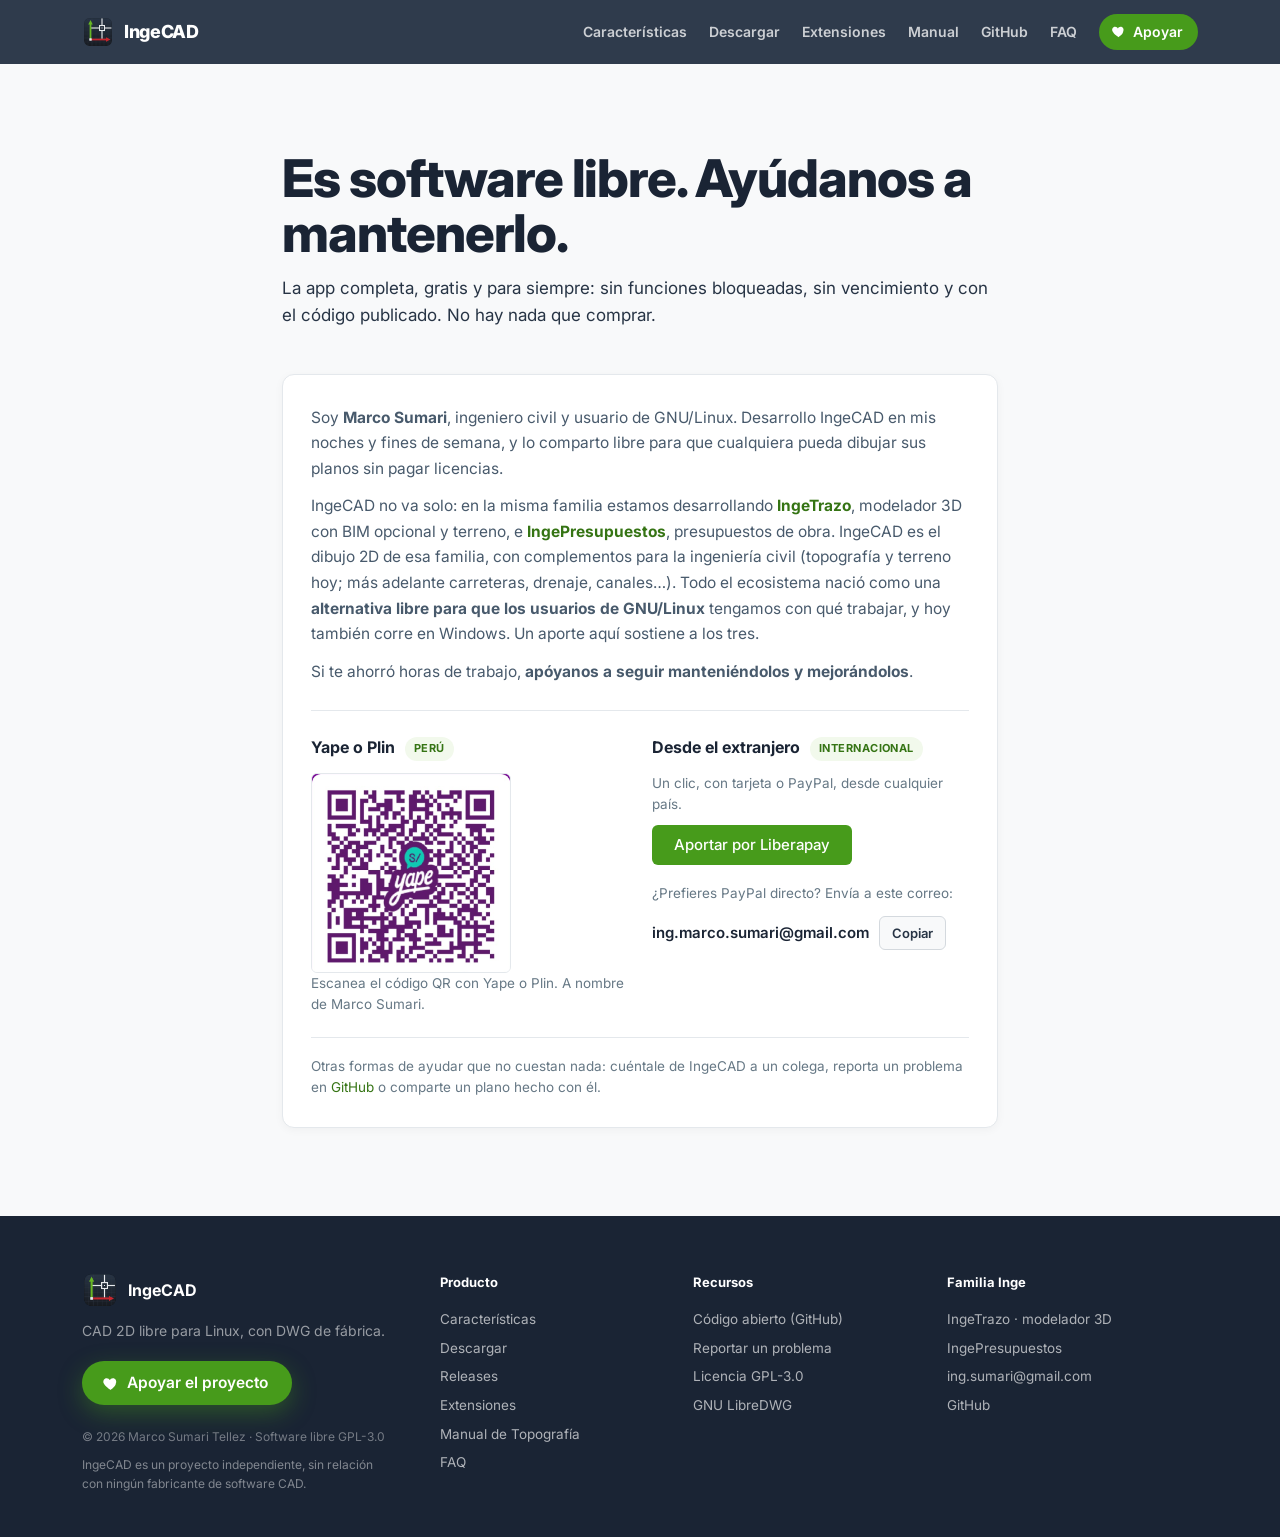
<file: apoyar.html>
<!DOCTYPE html>
<html lang="es">
<head>
  <meta charset="UTF-8">
  <meta name="viewport" content="width=device-width, initial-scale=1.0">
  <meta name="theme-color" content="#273445">

  <title>Apoyar el proyecto · IngeCAD</title>

  <meta name="description" content="IngeCAD es software libre y gratuito bajo GPL-3.0. Si te sirve y puedes aportar, esto es lo que mantiene vivos IngeCAD, IngeTrazo e IngePresupuestos. Yape, Plin o Liberapay.">

  <link rel="canonical" href="https://ingecad.org/apoyar">

  <meta property="og:site_name" content="IngeCAD">
  <meta property="og:title" content="Apoyar el proyecto · IngeCAD">
  <meta property="og:description" content="Software libre y gratuito. Si te ahorró horas de trabajo y puedes aportar, eso es lo que lo mantiene vivo.">
  <meta property="og:image" content="https://ingecad.org/images/og-banner.jpg">
  <meta property="og:url" content="https://ingecad.org/apoyar">
  <meta property="og:type" content="website">
  <meta property="og:locale" content="es_PE">

  <link rel="icon" href="/images/favicon-32.png" type="image/png" sizes="32x32">
  <link rel="icon" href="/images/favicon-16.png" type="image/png" sizes="16x16">
  <link rel="apple-touch-icon" href="/images/apple-touch-icon.png" sizes="180x180">

  <link rel="preconnect" href="https://fonts.googleapis.com">
  <link rel="preconnect" href="https://fonts.gstatic.com" crossorigin>
  <link href="https://fonts.googleapis.com/css2?family=Inter:wght@400;500;600;700;800&display=swap" rel="stylesheet">

  <link rel="stylesheet" href="/style.css">
</head>
<body>

  <!-- ============ HEADER ============ -->
  <header class="nav">
    <div class="container nav-inner">
      <a href="/" class="nav-brand">
        <img src="/images/logo.png" alt="IngeCAD" width="32" height="32">
        <span>IngeCAD</span>
      </a>
      <nav class="nav-links">
        <a href="/#features">Características</a>
        <a href="/#descargar">Descargar</a>
        <a href="/extensiones">Extensiones</a>
        <a href="/manual-topografia">Manual</a>
        <a href="https://github.com/ingelibre/ingecad" target="_blank" rel="noopener">GitHub</a>
        <a href="/#faq">FAQ</a>
        <a href="/apoyar">Apoyar</a>
      </nav>
      <button class="nav-toggle" aria-label="Abrir menú" type="button">
        <span></span><span></span><span></span>
      </button>
    </div>
  </header>

  <!-- ============ APORTE ============ -->
  <!-- Mismo marcado y mismos medios de pago que ingepresupuestos.com/apoyar
       e ingetrazo.com/apoyar (las páginas hermanas): si cambias un número o un enlace, cámbialo allá
       también. Los botones «Copiar» los maneja script.js. -->
  <section class="section bg-light apoyar-page">
    <div class="container container-narrow">
      <div class="section-head">
        <h2>Es software libre. Ayúdanos a mantenerlo.</h2>
        <p>La app completa, gratis y para siempre: sin funciones bloqueadas, sin vencimiento y con el código publicado. No hay nada que comprar.</p>
      </div>

      <div class="aporte-card aporte-widget">
        <p class="aporte-intro">Soy <strong>Marco Sumari</strong>, ingeniero civil y usuario de GNU/Linux. Desarrollo IngeCAD en mis noches y fines de semana, y lo comparto libre para que cualquiera pueda dibujar sus planos sin pagar licencias.</p>
        <p class="aporte-intro">IngeCAD no va solo: en la misma familia estamos desarrollando <a href="https://ingetrazo.com" target="_blank" rel="noopener"><strong>IngeTrazo</strong></a>, modelador 3D con BIM opcional y terreno, e <a href="https://ingepresupuestos.com" target="_blank" rel="noopener"><strong>IngePresupuestos</strong></a>, presupuestos de obra. IngeCAD es el dibujo 2D de esa familia, con complementos para la ingeniería civil (topografía y terreno hoy; más adelante carreteras, drenaje, canales…). Todo el ecosistema nació como una <strong>alternativa libre para que los usuarios de GNU/Linux</strong> tengamos con qué trabajar, y hoy también corre en Windows. Un aporte aquí sostiene a los tres.</p>
        <p class="aporte-intro">Si te ahorró horas de trabajo, <strong>apóyanos a seguir manteniéndolos y mejorándolos</strong>.</p>


        <div class="aporte-pago">

          <div class="aporte-metodos">
            <div class="aporte-metodo">
              <h4>Yape o Plin <span class="aporte-tag">Perú</span></h4>
              <img class="aporte-qr" src="/images/qr_yape.png"
                   alt="Código QR de Yape de Marco Sumari" width="200" height="200" loading="lazy">
              <p class="aporte-nota">Escanea el código QR con Yape o Plin. A nombre de Marco Sumari.</p>
            </div>

            <div class="aporte-metodo">
              <h4>Desde el extranjero <span class="aporte-tag">Internacional</span></h4>
              <p class="aporte-nota">Un clic, con tarjeta o PayPal, desde cualquier país.</p>
              <a class="btn btn-primary aporte-liberapay"
                 href="https://liberapay.com/ingelibre/donate"
                 target="_blank" rel="noopener">Aportar por Liberapay</a>
              <p class="aporte-nota aporte-nota-alt">¿Prefieres PayPal directo? Envía a este correo:</p>
              <p class="aporte-numero-wrap">
                <span class="aporte-correo">ing.marco.sumari@gmail.com</span>
                <button type="button" class="aporte-copiar" data-copy="ing.marco.sumari@gmail.com"
                        aria-label="Copiar correo de PayPal">Copiar</button>
              </p>
            </div>
          </div>
        </div>

        <p class="aporte-nota aporte-familia">
          Otras formas de ayudar que no cuestan nada: cuéntale de IngeCAD a un colega, reporta un problema en
          <a href="https://github.com/ingelibre/ingecad/issues" target="_blank" rel="noopener">GitHub</a>
          o comparte un plano hecho con él.
        </p>
      </div>
    </div>
  </section>

  <!-- ============ FOOTER ============ -->
  <footer id="contacto" class="footer">
    <div class="container footer-grid">
      <div class="footer-col">
        <div class="footer-brand">
          <img src="/images/logo.png" alt="Logo de IngeCAD" width="36" height="36">
          <strong>IngeCAD</strong>
        </div>
        <p>CAD 2D libre para Linux, con DWG de fábrica.</p>
        <a class="btn btn-heart footer-support" href="/apoyar">Apoyar el proyecto</a>
        <p class="footer-copy">© 2026 Marco Sumari Tellez · Software libre GPL-3.0</p>
        <p class="footer-legal">IngeCAD es un proyecto independiente, sin relación con ningún fabricante de software CAD.</p>
      </div>
      <div class="footer-col">
        <h4>Producto</h4>
        <ul>
          <li><a href="/#features">Características</a></li>
          <li><a href="/#descargar">Descargar</a></li>
          <li><a href="https://github.com/ingelibre/ingecad/releases" target="_blank" rel="noopener">Releases</a></li>
          <li><a href="/extensiones">Extensiones</a></li>
          <li><a href="/manual-topografia">Manual de Topografía</a></li>
          <li><a href="/#faq">FAQ</a></li>
        </ul>
      </div>
      <div class="footer-col">
        <h4>Recursos</h4>
        <ul>
          <li><a href="https://github.com/ingelibre/ingecad" target="_blank" rel="noopener">Código abierto (GitHub)</a></li>
          <li><a href="https://github.com/ingelibre/ingecad/issues" target="_blank" rel="noopener">Reportar un problema</a></li>
          <li><a href="https://www.gnu.org/licenses/gpl-3.0.html" target="_blank" rel="noopener">Licencia GPL-3.0</a></li>
          <li><a href="https://www.gnu.org/software/libredwg/" target="_blank" rel="noopener">GNU LibreDWG</a></li>
        </ul>
      </div>
      <div class="footer-col">
        <h4>Familia Inge</h4>
        <ul>
          <li><a href="https://ingetrazo.com" target="_blank" rel="noopener">IngeTrazo · modelador 3D</a></li>
          <li><a href="https://ingepresupuestos.com" target="_blank" rel="noopener">IngePresupuestos</a></li>
          <li><a href="mailto:ing.sumari@gmail.com">ing.sumari@gmail.com</a></li>
          <li><a href="https://github.com/ingelibre/ingecad/issues" target="_blank" rel="noopener">GitHub</a></li>
        </ul>
      </div>
    </div>
  </footer>

  <script src="/script.js"></script>
</body>
</html>
</file>
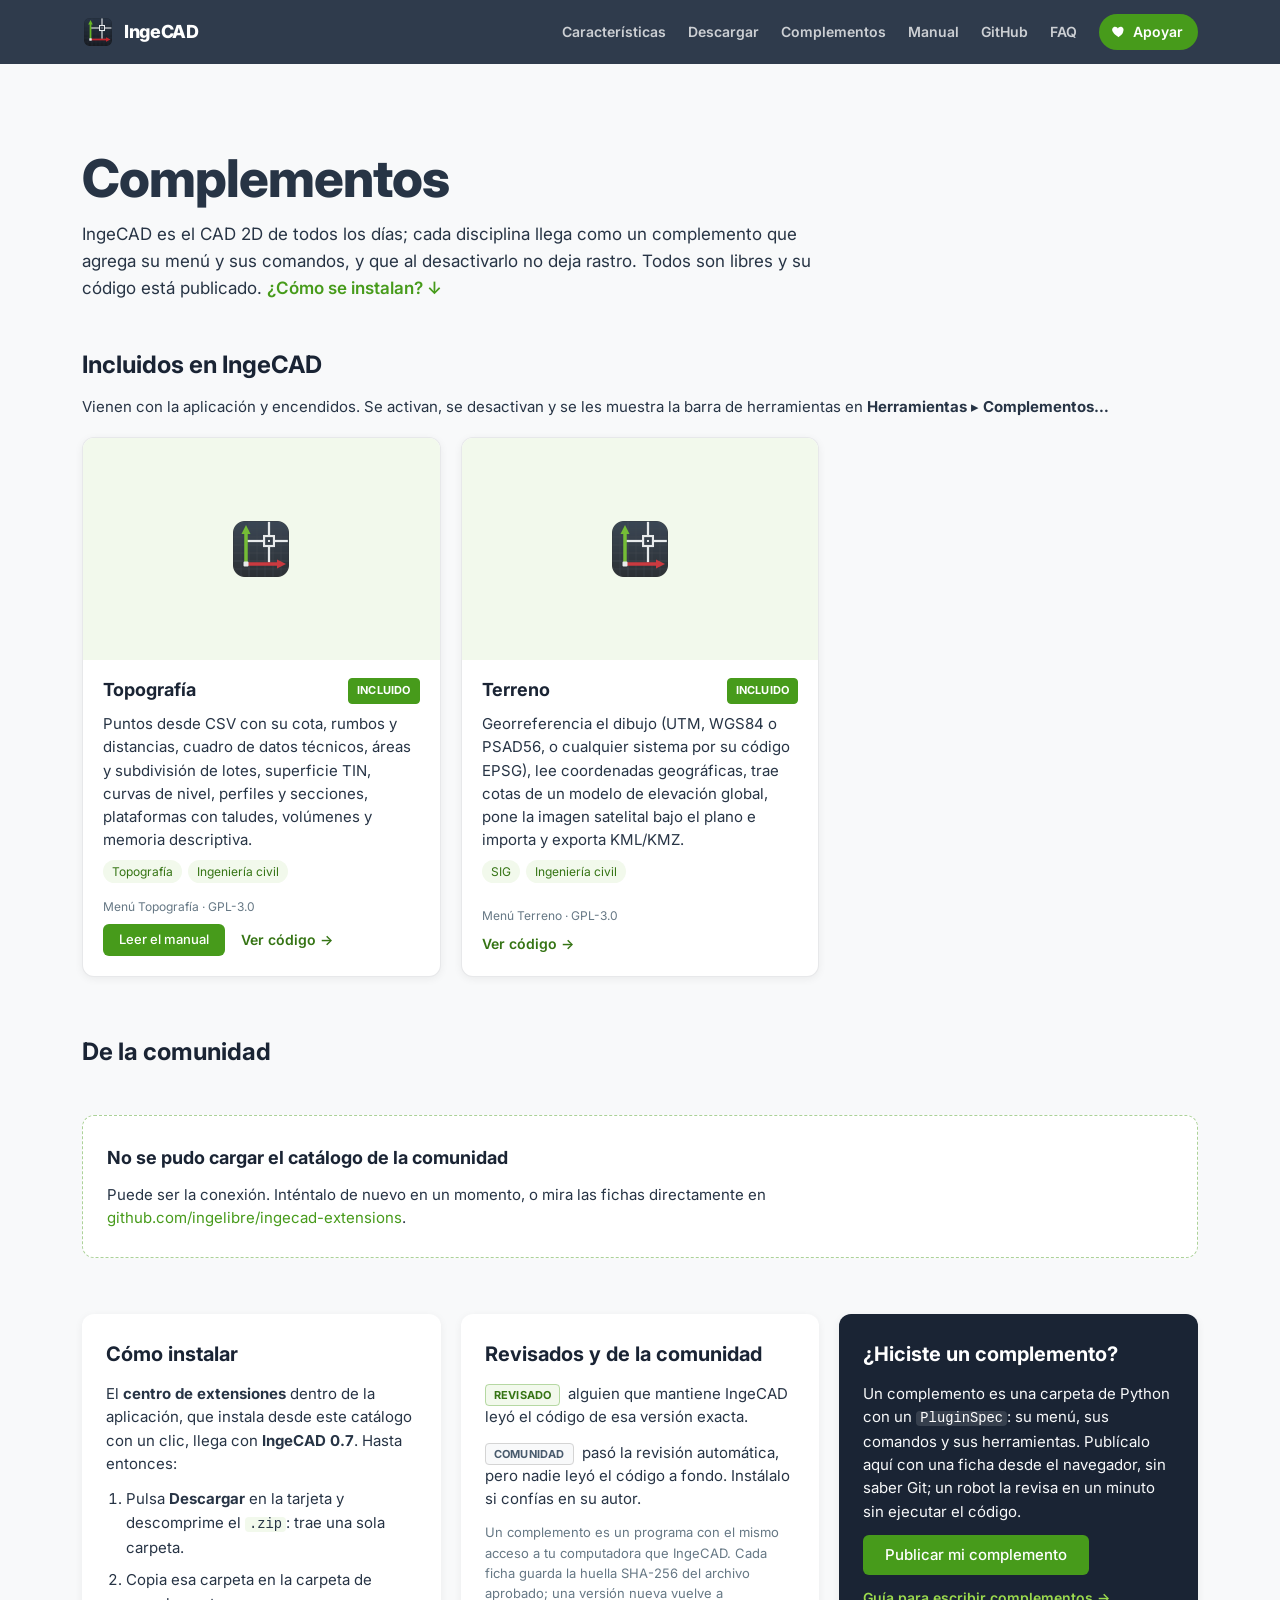
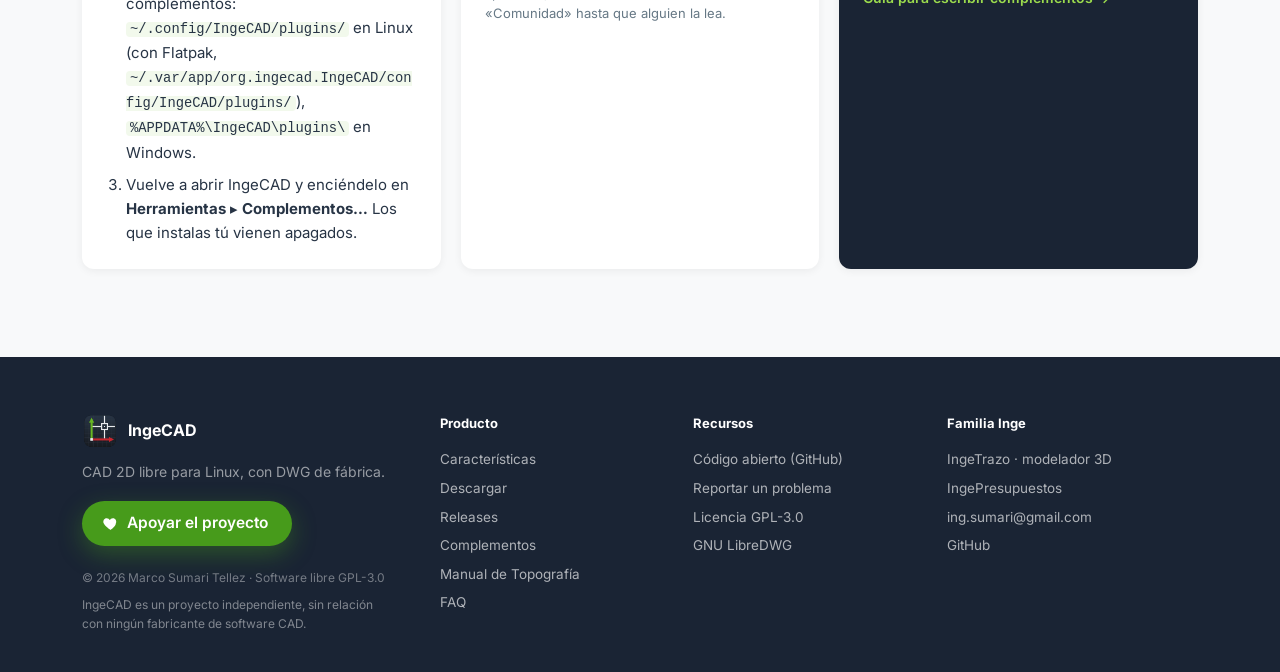
<file: complementos.html>
<!DOCTYPE html>
<html lang="es">
<head>
  <meta charset="UTF-8">
  <meta name="viewport" content="width=device-width, initial-scale=1.0">
  <meta name="theme-color" content="#273445">

  <title>Complementos · IngeCAD</title>

  <meta name="description" content="Complementos para IngeCAD: los incluidos de topografía y terreno, y los que publica la comunidad. Libres, con su código a la vista.">

  <link rel="canonical" href="https://ingecad.org/complementos">

  <meta property="og:site_name" content="IngeCAD">
  <meta property="og:title" content="Complementos · IngeCAD">
  <meta property="og:description" content="Topografía y terreno incluidos, y los complementos que publica la comunidad. Libres, con su código a la vista.">
  <meta property="og:image" content="https://ingecad.org/images/og-banner.jpg">
  <meta property="og:url" content="https://ingecad.org/complementos">
  <meta property="og:type" content="website">
  <meta property="og:locale" content="es_PE">

  <link rel="icon" href="/images/favicon-32.png" type="image/png" sizes="32x32">
  <link rel="icon" href="/images/favicon-16.png" type="image/png" sizes="16x16">
  <link rel="apple-touch-icon" href="/images/apple-touch-icon.png" sizes="180x180">

  <link rel="preconnect" href="https://fonts.googleapis.com">
  <link rel="preconnect" href="https://fonts.gstatic.com" crossorigin>
  <link href="https://fonts.googleapis.com/css2?family=Inter:wght@400;500;600;700;800&display=swap" rel="stylesheet">

  <link rel="stylesheet" href="/style.css">
</head>
<body>

  <!-- ============ HEADER ============ -->
  <header class="nav">
    <div class="container nav-inner">
      <a href="/" class="nav-brand">
        <img src="/images/logo.png" alt="IngeCAD" width="32" height="32">
        <span>IngeCAD</span>
      </a>
      <nav class="nav-links">
        <a href="/#features">Características</a>
        <a href="/#descargar">Descargar</a>
        <a href="/complementos">Complementos</a>
        <a href="/manual-topografia">Manual</a>
        <a href="https://github.com/ingelibre/ingecad" target="_blank" rel="noopener">GitHub</a>
        <a href="/#faq">FAQ</a>
        <a href="/apoyar">Apoyar</a>
      </nav>
      <button class="nav-toggle" aria-label="Abrir menú" type="button">
        <span></span><span></span><span></span>
      </button>
    </div>
  </header>

  <!-- ============ COMPLEMENTOS ============ -->
  <!-- Los incluidos están escritos aquí (salen de plugins/<id>/__init__.py
       del producto). Los de la comunidad los dibuja /complementos.js desde
       el catalog.json de github.com/ingelibre/ingecad-extensions. -->
  <main class="section bg-light ext-page">
    <div class="container">
      <div class="section-head">
        <h1>Complementos</h1>
        <p>IngeCAD es el CAD 2D de todos los días; cada disciplina llega como un complemento que agrega su menú y sus comandos, y que al desactivarlo no deja rastro. Todos son libres y su código está publicado. <a href="#instalar" class="ext-how">¿Cómo se instalan? ↓</a></p>
      </div>

      <h2 class="ext-all-h">Incluidos en IngeCAD</h2>
      <p class="ext-lead">Vienen con la aplicación y encendidos. Se activan, se desactivan y se les muestra la barra de herramientas en <strong>Herramientas ▸ Complementos…</strong></p>
      <div class="ext-grid ext-grid-bundled">
        <article class="ext-card">
          <div class="ext-shot ext-shot-none ext-shot-logo"><img src="/images/logo.png" alt="" width="64" height="64"></div>
          <div class="ext-body">
            <div class="ext-top">
              <h3>Topografía</h3>
              <span class="ext-badge ext-badge-in">Incluido</span>
            </div>
            <p class="ext-summary">Puntos desde CSV con su cota, rumbos y distancias, cuadro de datos técnicos, áreas y subdivisión de lotes, superficie TIN, curvas de nivel, perfiles y secciones, plataformas con taludes, volúmenes y memoria descriptiva.</p>
            <div class="ext-card-tags"><span>Topografía</span><span>Ingeniería civil</span></div>
            <p class="ext-meta">Menú Topografía · GPL-3.0</p>
            <div class="ext-links">
              <a class="btn btn-primary btn-sm" href="/manual-topografia">Leer el manual</a>
              <a class="ext-code" href="https://github.com/ingelibre/ingecad/tree/main/plugins/topografia" target="_blank" rel="noopener">Ver código →</a>
            </div>
          </div>
        </article>
        <article class="ext-card">
          <div class="ext-shot ext-shot-none ext-shot-logo"><img src="/images/logo.png" alt="" width="64" height="64"></div>
          <div class="ext-body">
            <div class="ext-top">
              <h3>Terreno</h3>
              <span class="ext-badge ext-badge-in">Incluido</span>
            </div>
            <p class="ext-summary">Georreferencia el dibujo (UTM, WGS84 o PSAD56, o cualquier sistema por su código EPSG), lee coordenadas geográficas, trae cotas de un modelo de elevación global, pone la imagen satelital bajo el plano e importa y exporta KML/KMZ.</p>
            <div class="ext-card-tags"><span>SIG</span><span>Ingeniería civil</span></div>
            <p class="ext-meta">Menú Terreno · GPL-3.0</p>
            <div class="ext-links">
              <a class="ext-code" href="https://github.com/ingelibre/ingecad/tree/main/plugins/terreno" target="_blank" rel="noopener">Ver código →</a>
            </div>
          </div>
        </article>
      </div>

      <h2 class="ext-all-h ext-community-h" id="comunidad">De la comunidad</h2>
      <div class="ext-tools" id="ext-tools" hidden>
        <input type="search" id="ext-q" class="ext-search" placeholder="Buscar complementos…" aria-label="Buscar complementos…" autocomplete="off">
        <label class="ext-only"><input type="checkbox" id="ext-reviewed"> Solo revisados</label>
        <label class="ext-sort">Ordenar
          <select id="ext-sort">
            <option value="">Revisados primero</option>
            <option value="recent">Más recientes</option>
            <option value="name">Nombre (A–Z)</option>
          </select>
        </label>
      </div>
      <div class="ext-tags" id="ext-tags" role="group" aria-label="Filtrar por tema" hidden></div>
      <p class="ext-count" id="ext-count" aria-live="polite">Cargando el catálogo…</p>
      <div class="ext-grid" id="ext-grid"></div>
      <div class="ext-more-row"><button type="button" class="btn ext-more" id="ext-more" hidden></button></div>

      <div class="ext-state" id="ext-empty" hidden>
        <h3>Aún no hay complementos de la comunidad — publica el tuyo</h3>
        <p>El catálogo está abierto. Si hiciste un complemento para tu oficio, se agrega con una ficha desde el navegador y aparece aquí en cuanto se aprueba.</p>
        <a class="btn btn-primary btn-sm" href="https://github.com/ingelibre/ingecad-extensions#español" target="_blank" rel="noopener">Publicar mi complemento</a>
      </div>
      <div class="ext-state" id="ext-offline" hidden>
        <h3>No se pudo cargar el catálogo de la comunidad</h3>
        <p>Puede ser la conexión. Inténtalo de nuevo en un momento, o mira las fichas directamente en <a href="https://github.com/ingelibre/ingecad-extensions" target="_blank" rel="noopener">github.com/ingelibre/ingecad-extensions</a>.</p>
      </div>
      <noscript><p class="ext-empty">Esta lista necesita JavaScript. También puedes ver el catálogo directamente en <a href="https://github.com/ingelibre/ingecad-extensions">github.com/ingelibre/ingecad-extensions</a>.</p></noscript>

      <div class="ext-info">
        <div class="ext-box" id="instalar">
          <h2>Cómo instalar</h2>
          <p>El <strong>centro de extensiones</strong> dentro de la aplicación, que instala desde este catálogo con un clic, llega con <strong>IngeCAD 0.7</strong>. Hasta entonces:</p>
          <ol>
          <li>Pulsa <strong>Descargar</strong> en la tarjeta y descomprime el <code>.zip</code>: trae una sola carpeta.</li>
          <li>Copia esa carpeta en la carpeta de complementos: <code>~/.config/IngeCAD/plugins/</code> en Linux (con Flatpak, <code>~/.var/app/org.ingecad.IngeCAD/config/IngeCAD/plugins/</code>), <code>%APPDATA%\IngeCAD\plugins\</code> en Windows.</li>
          <li>Vuelve a abrir IngeCAD y enciéndelo en <strong>Herramientas ▸ Complementos…</strong> Los que instalas tú vienen apagados.</li>
          </ol>
        </div>
        <div class="ext-box">
          <h2>Revisados y de la comunidad</h2>
          <p><span class="ext-badge ext-badge-ok">Revisado</span> alguien que mantiene IngeCAD leyó el código de esa versión exacta.</p>
          <p><span class="ext-badge">Comunidad</span> pasó la revisión automática, pero nadie leyó el código a fondo. Instálalo si confías en su autor.</p>
          <p class="ext-small">Un complemento es un programa con el mismo acceso a tu computadora que IngeCAD. Cada ficha guarda la huella SHA-256 del archivo aprobado; una versión nueva vuelve a «Comunidad» hasta que alguien la lea.</p>
        </div>
        <div class="ext-box ext-box-cta" id="publicar">
          <h2>¿Hiciste un complemento?</h2>
          <p>Un complemento es una carpeta de Python con un <code>PluginSpec</code>: su menú, sus comandos y sus herramientas. Publícalo aquí con una ficha desde el navegador, sin saber Git; un robot la revisa en un minuto sin ejecutar el código.</p>
          <a class="btn btn-primary" href="https://github.com/ingelibre/ingecad-extensions#español" target="_blank" rel="noopener">Publicar mi complemento</a>
          <a class="ext-guide" href="https://github.com/ingelibre/ingecad/blob/main/docs/plugins.md" target="_blank" rel="noopener">Guía para escribir complementos →</a>
        </div>
      </div>
    </div>
  </main>

  <!-- ============ FOOTER ============ -->
  <footer id="contacto" class="footer">
    <div class="container footer-grid">
      <div class="footer-col">
        <div class="footer-brand">
          <img src="/images/logo.png" alt="Logo de IngeCAD" width="36" height="36">
          <strong>IngeCAD</strong>
        </div>
        <p>CAD 2D libre para Linux, con DWG de fábrica.</p>
        <a class="btn btn-heart footer-support" href="/apoyar">Apoyar el proyecto</a>
        <p class="footer-copy">© 2026 Marco Sumari Tellez · Software libre GPL-3.0</p>
        <p class="footer-legal">IngeCAD es un proyecto independiente, sin relación con ningún fabricante de software CAD.</p>
      </div>
      <div class="footer-col">
        <h4>Producto</h4>
        <ul>
          <li><a href="/#features">Características</a></li>
          <li><a href="/#descargar">Descargar</a></li>
          <li><a href="https://github.com/ingelibre/ingecad/releases" target="_blank" rel="noopener">Releases</a></li>
          <li><a href="/complementos">Complementos</a></li>
          <li><a href="/manual-topografia">Manual de Topografía</a></li>
          <li><a href="/#faq">FAQ</a></li>
        </ul>
      </div>
      <div class="footer-col">
        <h4>Recursos</h4>
        <ul>
          <li><a href="https://github.com/ingelibre/ingecad" target="_blank" rel="noopener">Código abierto (GitHub)</a></li>
          <li><a href="https://github.com/ingelibre/ingecad/issues" target="_blank" rel="noopener">Reportar un problema</a></li>
          <li><a href="https://www.gnu.org/licenses/gpl-3.0.html" target="_blank" rel="noopener">Licencia GPL-3.0</a></li>
          <li><a href="https://www.gnu.org/software/libredwg/" target="_blank" rel="noopener">GNU LibreDWG</a></li>
        </ul>
      </div>
      <div class="footer-col">
        <h4>Familia Inge</h4>
        <ul>
          <li><a href="https://ingetrazo.com" target="_blank" rel="noopener">IngeTrazo · modelador 3D</a></li>
          <li><a href="https://ingepresupuestos.com" target="_blank" rel="noopener">IngePresupuestos</a></li>
          <li><a href="mailto:ing.sumari@gmail.com">ing.sumari@gmail.com</a></li>
          <li><a href="https://github.com/ingelibre/ingecad/issues" target="_blank" rel="noopener">GitHub</a></li>
        </ul>
      </div>
    </div>
  </footer>

  <script src="/script.js"></script>
  <script src="/complementos.js"></script>
</body>
</html>
</file>
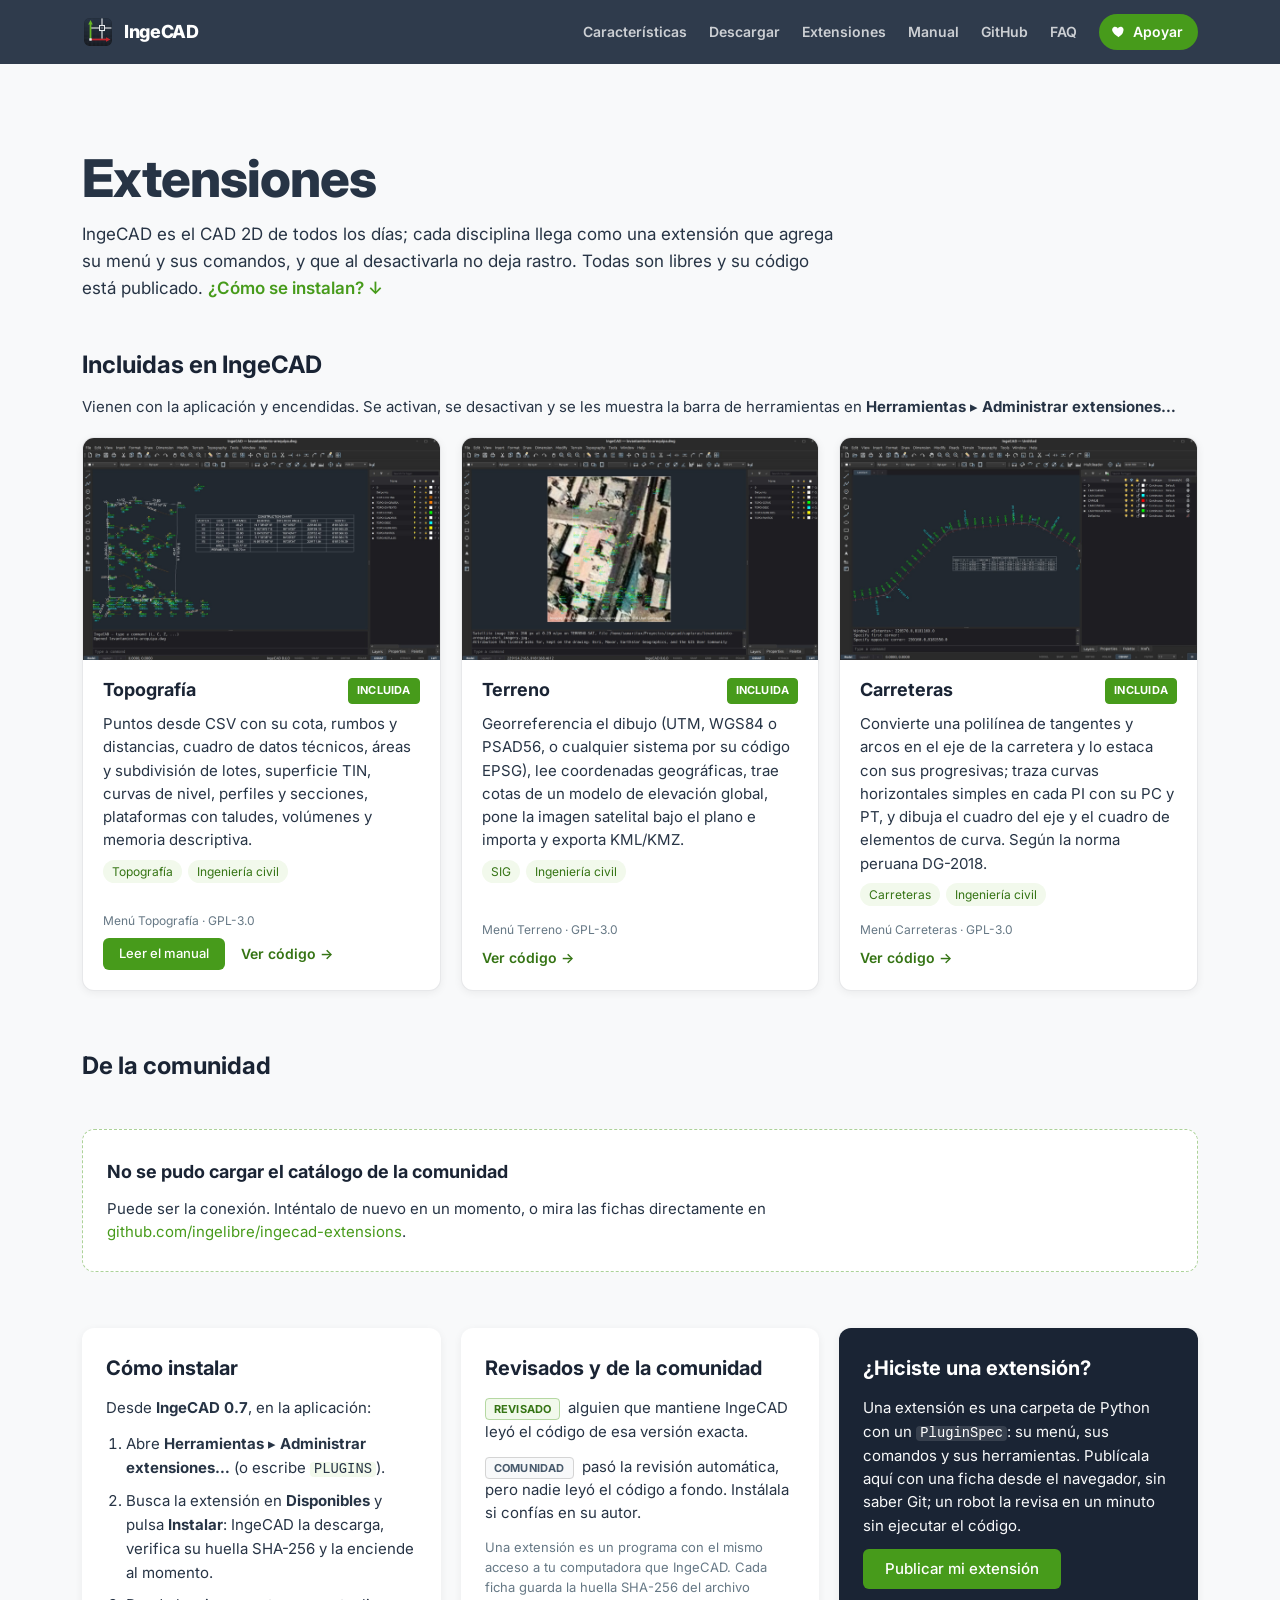
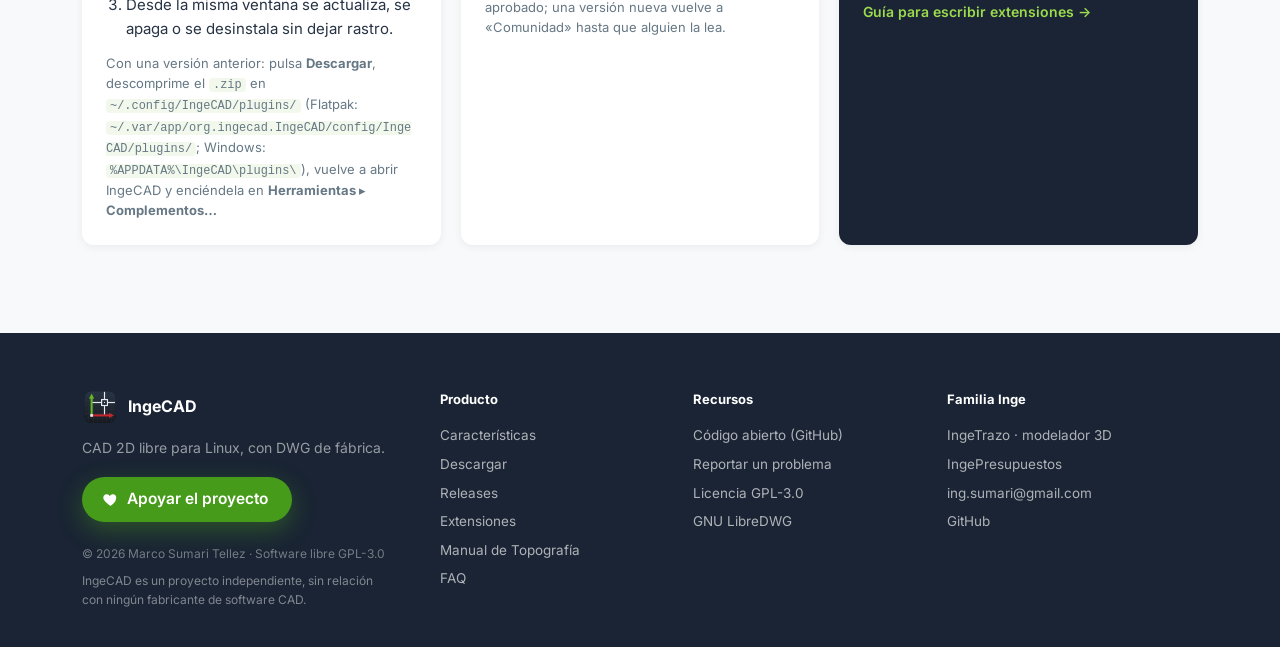
<file: extensiones.html>
<!DOCTYPE html>
<html lang="es">
<head>
  <meta charset="UTF-8">
  <meta name="viewport" content="width=device-width, initial-scale=1.0">
  <meta name="theme-color" content="#273445">

  <title>Extensiones · IngeCAD</title>

  <meta name="description" content="Extensiones para IngeCAD: las incluidas de topografía, terreno y carreteras, y las que publica la comunidad. Libres, con su código a la vista.">

  <link rel="canonical" href="https://ingecad.org/extensiones">

  <meta property="og:site_name" content="IngeCAD">
  <meta property="og:title" content="Extensiones · IngeCAD">
  <meta property="og:description" content="Topografía, terreno y carreteras incluidas, y las extensiones que publica la comunidad. Libres, con su código a la vista.">
  <meta property="og:image" content="https://ingecad.org/images/og-banner.jpg">
  <meta property="og:url" content="https://ingecad.org/extensiones">
  <meta property="og:type" content="website">
  <meta property="og:locale" content="es_PE">

  <link rel="icon" href="/images/favicon-32.png" type="image/png" sizes="32x32">
  <link rel="icon" href="/images/favicon-16.png" type="image/png" sizes="16x16">
  <link rel="apple-touch-icon" href="/images/apple-touch-icon.png" sizes="180x180">

  <link rel="preconnect" href="https://fonts.googleapis.com">
  <link rel="preconnect" href="https://fonts.gstatic.com" crossorigin>
  <link href="https://fonts.googleapis.com/css2?family=Inter:wght@400;500;600;700;800&display=swap" rel="stylesheet">

  <link rel="stylesheet" href="/style.css">
</head>
<body>

  <!-- ============ HEADER ============ -->
  <header class="nav">
    <div class="container nav-inner">
      <a href="/" class="nav-brand">
        <img src="/images/logo.png" alt="IngeCAD" width="32" height="32">
        <span>IngeCAD</span>
      </a>
      <nav class="nav-links">
        <a href="/#features">Características</a>
        <a href="/#descargar">Descargar</a>
        <a href="/extensiones">Extensiones</a>
        <a href="/manual-topografia">Manual</a>
        <a href="https://github.com/ingelibre/ingecad" target="_blank" rel="noopener">GitHub</a>
        <a href="/#faq">FAQ</a>
        <a href="/apoyar">Apoyar</a>
      </nav>
      <button class="nav-toggle" aria-label="Abrir menú" type="button">
        <span></span><span></span><span></span>
      </button>
    </div>
  </header>

  <!-- ============ EXTENSIONES ============ -->
  <!-- Los incluidos están escritos aquí (salen de plugins/<id>/__init__.py
       del producto). Los de la comunidad los dibuja /extensiones.js desde
       el catalog.json de github.com/ingelibre/ingecad-extensions. -->
  <main class="section bg-light ext-page">
    <div class="container">
      <div class="section-head">
        <h1>Extensiones</h1>
        <p>IngeCAD es el CAD 2D de todos los días; cada disciplina llega como una extensión que agrega su menú y sus comandos, y que al desactivarla no deja rastro. Todas son libres y su código está publicado. <a href="#instalar" class="ext-how">¿Cómo se instalan? ↓</a></p>
      </div>

      <h2 class="ext-all-h">Incluidas en IngeCAD</h2>
      <p class="ext-lead">Vienen con la aplicación y encendidas. Se activan, se desactivan y se les muestra la barra de herramientas en <strong>Herramientas ▸ Administrar extensiones…</strong></p>
      <div class="ext-grid ext-grid-bundled">
        <article class="ext-card">
          <div class="ext-shot"><img class="zoomable" src="/images/screenshots/topografia.jpeg" alt="Topografía en IngeCAD" loading="lazy" width="600" height="375"></div>
          <div class="ext-body">
            <div class="ext-top">
              <h3>Topografía</h3>
              <span class="ext-badge ext-badge-in">Incluida</span>
            </div>
            <p class="ext-summary">Puntos desde CSV con su cota, rumbos y distancias, cuadro de datos técnicos, áreas y subdivisión de lotes, superficie TIN, curvas de nivel, perfiles y secciones, plataformas con taludes, volúmenes y memoria descriptiva.</p>
            <div class="ext-card-tags"><span>Topografía</span><span>Ingeniería civil</span></div>
            <p class="ext-meta">Menú Topografía · GPL-3.0</p>
            <div class="ext-links">
              <a class="btn btn-primary btn-sm" href="/manual-topografia">Leer el manual</a>
              <a class="ext-code" href="https://github.com/ingelibre/ingecad/tree/main/plugins/topografia" target="_blank" rel="noopener">Ver código →</a>
            </div>
          </div>
        </article>
        <article class="ext-card">
          <div class="ext-shot"><img class="zoomable" src="/images/screenshots/terreno.jpeg" alt="Terreno en IngeCAD" loading="lazy" width="600" height="375"></div>
          <div class="ext-body">
            <div class="ext-top">
              <h3>Terreno</h3>
              <span class="ext-badge ext-badge-in">Incluida</span>
            </div>
            <p class="ext-summary">Georreferencia el dibujo (UTM, WGS84 o PSAD56, o cualquier sistema por su código EPSG), lee coordenadas geográficas, trae cotas de un modelo de elevación global, pone la imagen satelital bajo el plano e importa y exporta KML/KMZ.</p>
            <div class="ext-card-tags"><span>SIG</span><span>Ingeniería civil</span></div>
            <p class="ext-meta">Menú Terreno · GPL-3.0</p>
            <div class="ext-links">
              <a class="ext-code" href="https://github.com/ingelibre/ingecad/tree/main/plugins/terreno" target="_blank" rel="noopener">Ver código →</a>
            </div>
          </div>
        </article>
        <article class="ext-card">
          <div class="ext-shot"><img class="zoomable" src="/images/screenshots/carreteras.jpg" alt="Carreteras en IngeCAD" loading="lazy" width="600" height="375"></div>
          <div class="ext-body">
            <div class="ext-top">
              <h3>Carreteras</h3>
              <span class="ext-badge ext-badge-in">Incluida</span>
            </div>
            <p class="ext-summary">Convierte una polilínea de tangentes y arcos en el eje de la carretera y lo estaca con sus progresivas; traza curvas horizontales simples en cada PI con su PC y PT, y dibuja el cuadro del eje y el cuadro de elementos de curva. Según la norma peruana DG-2018.</p>
            <div class="ext-card-tags"><span>Carreteras</span><span>Ingeniería civil</span></div>
            <p class="ext-meta">Menú Carreteras · GPL-3.0</p>
            <div class="ext-links">
              <a class="ext-code" href="https://github.com/ingelibre/ingecad/tree/main/plugins/carreteras" target="_blank" rel="noopener">Ver código →</a>
            </div>
          </div>
        </article>
      </div>

      <h2 class="ext-all-h ext-community-h" id="comunidad">De la comunidad</h2>
      <div class="ext-tools" id="ext-tools" hidden>
        <input type="search" id="ext-q" class="ext-search" placeholder="Buscar extensiones…" aria-label="Buscar extensiones…" autocomplete="off">
        <label class="ext-only"><input type="checkbox" id="ext-reviewed"> Solo revisados</label>
        <label class="ext-sort">Ordenar
          <select id="ext-sort">
            <option value="">Revisados primero</option>
            <option value="recent">Más recientes</option>
            <option value="name">Nombre (A–Z)</option>
          </select>
        </label>
      </div>
      <div class="ext-tags" id="ext-tags" role="group" aria-label="Filtrar por tema" hidden></div>
      <p class="ext-count" id="ext-count" aria-live="polite">Cargando el catálogo…</p>
      <div class="ext-grid" id="ext-grid"></div>
      <div class="ext-more-row"><button type="button" class="btn ext-more" id="ext-more" hidden></button></div>

      <div class="ext-state" id="ext-empty" hidden>
        <h3>Aún no hay extensiones de la comunidad — publica la tuya</h3>
        <p>El catálogo está abierto. Si hiciste una extensión para tu oficio, se agrega con una ficha desde el navegador y aparece aquí en cuanto se aprueba.</p>
        <a class="btn btn-primary btn-sm" href="https://github.com/ingelibre/ingecad-extensions#español" target="_blank" rel="noopener">Publicar mi extensión</a>
      </div>
      <div class="ext-state" id="ext-offline" hidden>
        <h3>No se pudo cargar el catálogo de la comunidad</h3>
        <p>Puede ser la conexión. Inténtalo de nuevo en un momento, o mira las fichas directamente en <a href="https://github.com/ingelibre/ingecad-extensions" target="_blank" rel="noopener">github.com/ingelibre/ingecad-extensions</a>.</p>
      </div>
      <noscript><p class="ext-empty">Esta lista necesita JavaScript. También puedes ver el catálogo directamente en <a href="https://github.com/ingelibre/ingecad-extensions">github.com/ingelibre/ingecad-extensions</a>.</p></noscript>

      <div class="ext-info">
        <div class="ext-box" id="instalar">
          <h2>Cómo instalar</h2>
          <p>Desde <strong>IngeCAD 0.7</strong>, en la aplicación:</p>
          <ol>
          <li>Abre <strong>Herramientas ▸ Administrar extensiones…</strong> (o escribe <code>PLUGINS</code>).</li>
          <li>Busca la extensión en <strong>Disponibles</strong> y pulsa <strong>Instalar</strong>: IngeCAD la descarga, verifica su huella SHA-256 y la enciende al momento.</li>
          <li>Desde la misma ventana se actualiza, se apaga o se desinstala sin dejar rastro.</li>
          </ol>
          <p class="ext-small">Con una versión anterior: pulsa <strong>Descargar</strong>, descomprime el <code>.zip</code> en <code>~/.config/IngeCAD/plugins/</code> (Flatpak: <code>~/.var/app/org.ingecad.IngeCAD/config/IngeCAD/plugins/</code>; Windows: <code>%APPDATA%\IngeCAD\plugins\</code>), vuelve a abrir IngeCAD y enciéndela en <strong>Herramientas ▸ Complementos…</strong></p>
        </div>
        <div class="ext-box">
          <h2>Revisados y de la comunidad</h2>
          <p><span class="ext-badge ext-badge-ok">Revisado</span> alguien que mantiene IngeCAD leyó el código de esa versión exacta.</p>
          <p><span class="ext-badge">Comunidad</span> pasó la revisión automática, pero nadie leyó el código a fondo. Instálala si confías en su autor.</p>
          <p class="ext-small">Una extensión es un programa con el mismo acceso a tu computadora que IngeCAD. Cada ficha guarda la huella SHA-256 del archivo aprobado; una versión nueva vuelve a «Comunidad» hasta que alguien la lea.</p>
        </div>
        <div class="ext-box ext-box-cta" id="publicar">
          <h2>¿Hiciste una extensión?</h2>
          <p>Una extensión es una carpeta de Python con un <code>PluginSpec</code>: su menú, sus comandos y sus herramientas. Publícala aquí con una ficha desde el navegador, sin saber Git; un robot la revisa en un minuto sin ejecutar el código.</p>
          <a class="btn btn-primary" href="https://github.com/ingelibre/ingecad-extensions#español" target="_blank" rel="noopener">Publicar mi extensión</a>
          <a class="ext-guide" href="https://github.com/ingelibre/ingecad/blob/main/docs/plugins.md" target="_blank" rel="noopener">Guía para escribir extensiones →</a>
        </div>
      </div>
    </div>
  </main>

  <!-- ============ FOOTER ============ -->
  <footer id="contacto" class="footer">
    <div class="container footer-grid">
      <div class="footer-col">
        <div class="footer-brand">
          <img src="/images/logo.png" alt="Logo de IngeCAD" width="36" height="36">
          <strong>IngeCAD</strong>
        </div>
        <p>CAD 2D libre para Linux, con DWG de fábrica.</p>
        <a class="btn btn-heart footer-support" href="/apoyar">Apoyar el proyecto</a>
        <p class="footer-copy">© 2026 Marco Sumari Tellez · Software libre GPL-3.0</p>
        <p class="footer-legal">IngeCAD es un proyecto independiente, sin relación con ningún fabricante de software CAD.</p>
      </div>
      <div class="footer-col">
        <h4>Producto</h4>
        <ul>
          <li><a href="/#features">Características</a></li>
          <li><a href="/#descargar">Descargar</a></li>
          <li><a href="https://github.com/ingelibre/ingecad/releases" target="_blank" rel="noopener">Releases</a></li>
          <li><a href="/extensiones">Extensiones</a></li>
          <li><a href="/manual-topografia">Manual de Topografía</a></li>
          <li><a href="/#faq">FAQ</a></li>
        </ul>
      </div>
      <div class="footer-col">
        <h4>Recursos</h4>
        <ul>
          <li><a href="https://github.com/ingelibre/ingecad" target="_blank" rel="noopener">Código abierto (GitHub)</a></li>
          <li><a href="https://github.com/ingelibre/ingecad/issues" target="_blank" rel="noopener">Reportar un problema</a></li>
          <li><a href="https://www.gnu.org/licenses/gpl-3.0.html" target="_blank" rel="noopener">Licencia GPL-3.0</a></li>
          <li><a href="https://www.gnu.org/software/libredwg/" target="_blank" rel="noopener">GNU LibreDWG</a></li>
        </ul>
      </div>
      <div class="footer-col">
        <h4>Familia Inge</h4>
        <ul>
          <li><a href="https://ingetrazo.com" target="_blank" rel="noopener">IngeTrazo · modelador 3D</a></li>
          <li><a href="https://ingepresupuestos.com" target="_blank" rel="noopener">IngePresupuestos</a></li>
          <li><a href="mailto:ing.sumari@gmail.com">ing.sumari@gmail.com</a></li>
          <li><a href="https://github.com/ingelibre/ingecad/issues" target="_blank" rel="noopener">GitHub</a></li>
        </ul>
      </div>
    </div>
  </footer>

  <script src="/script.js"></script>
  <script src="/extensiones.js"></script>
</body>
</html>
</file>
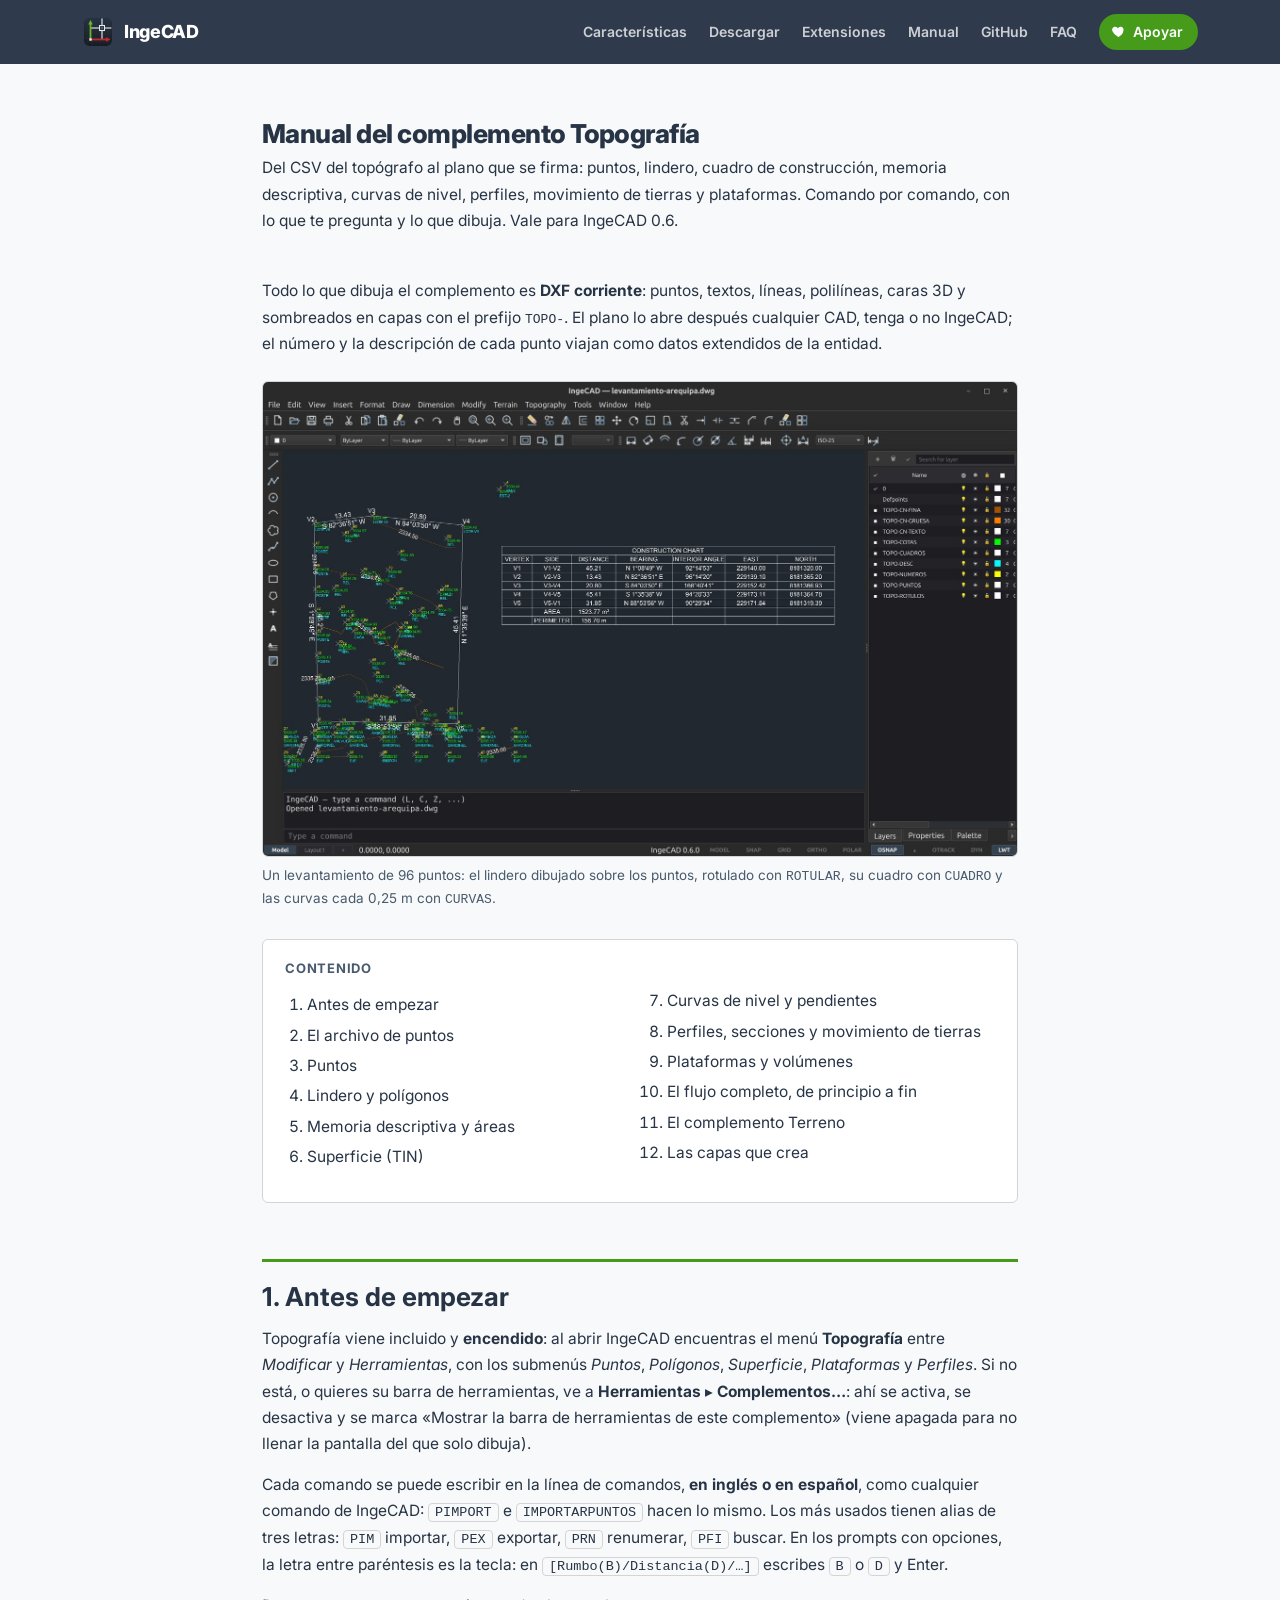
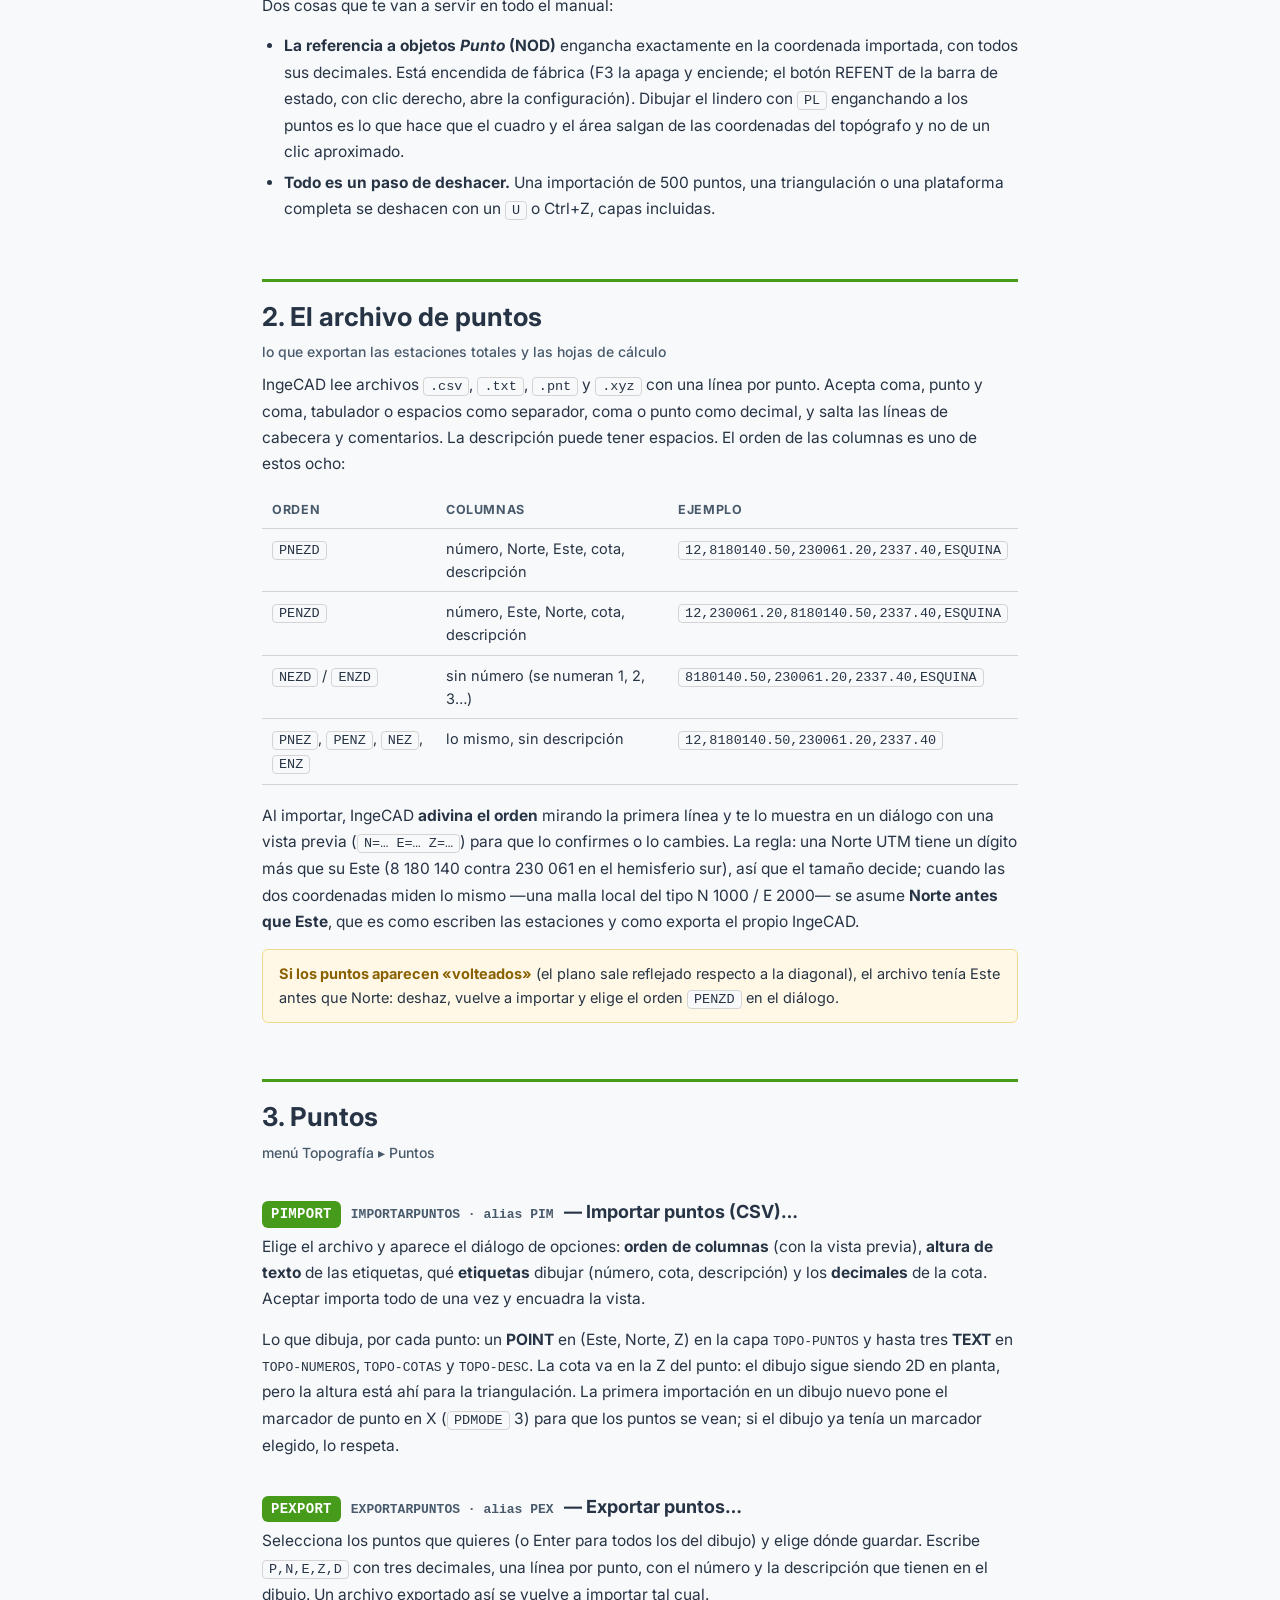
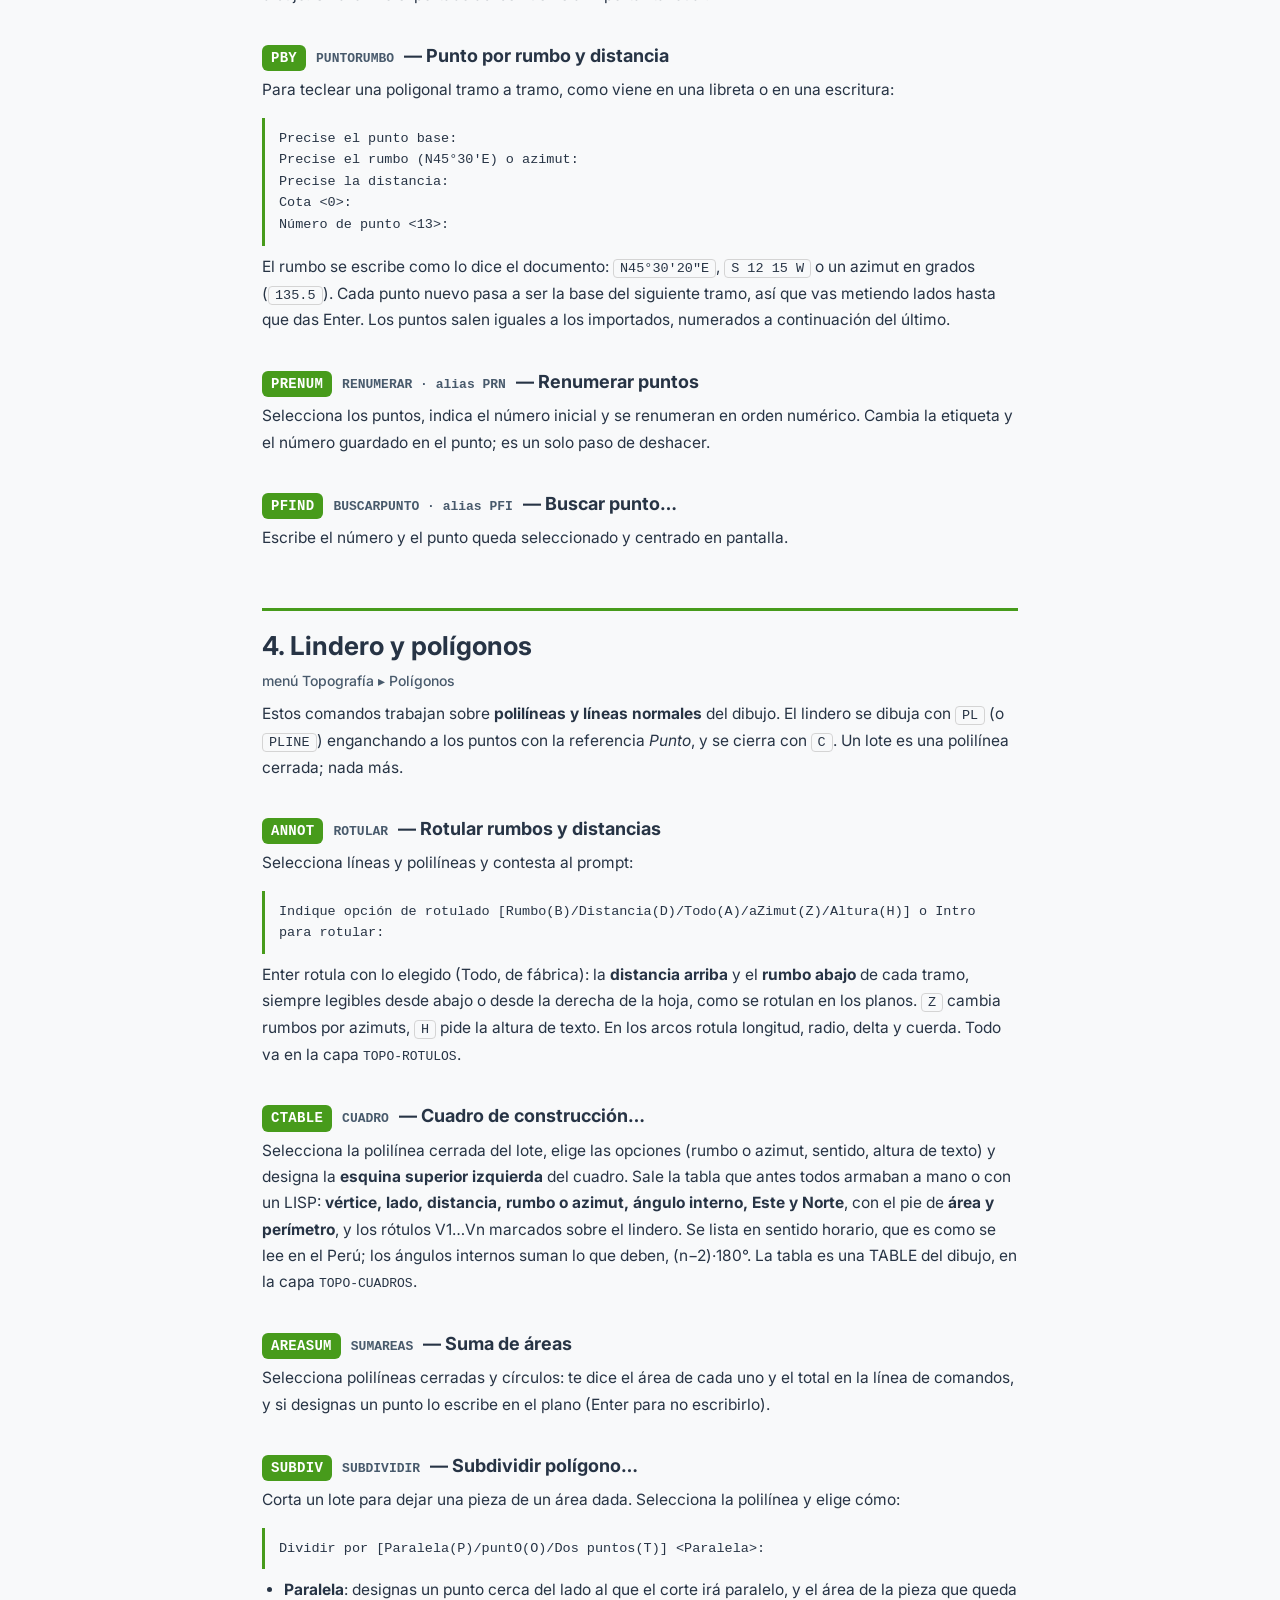
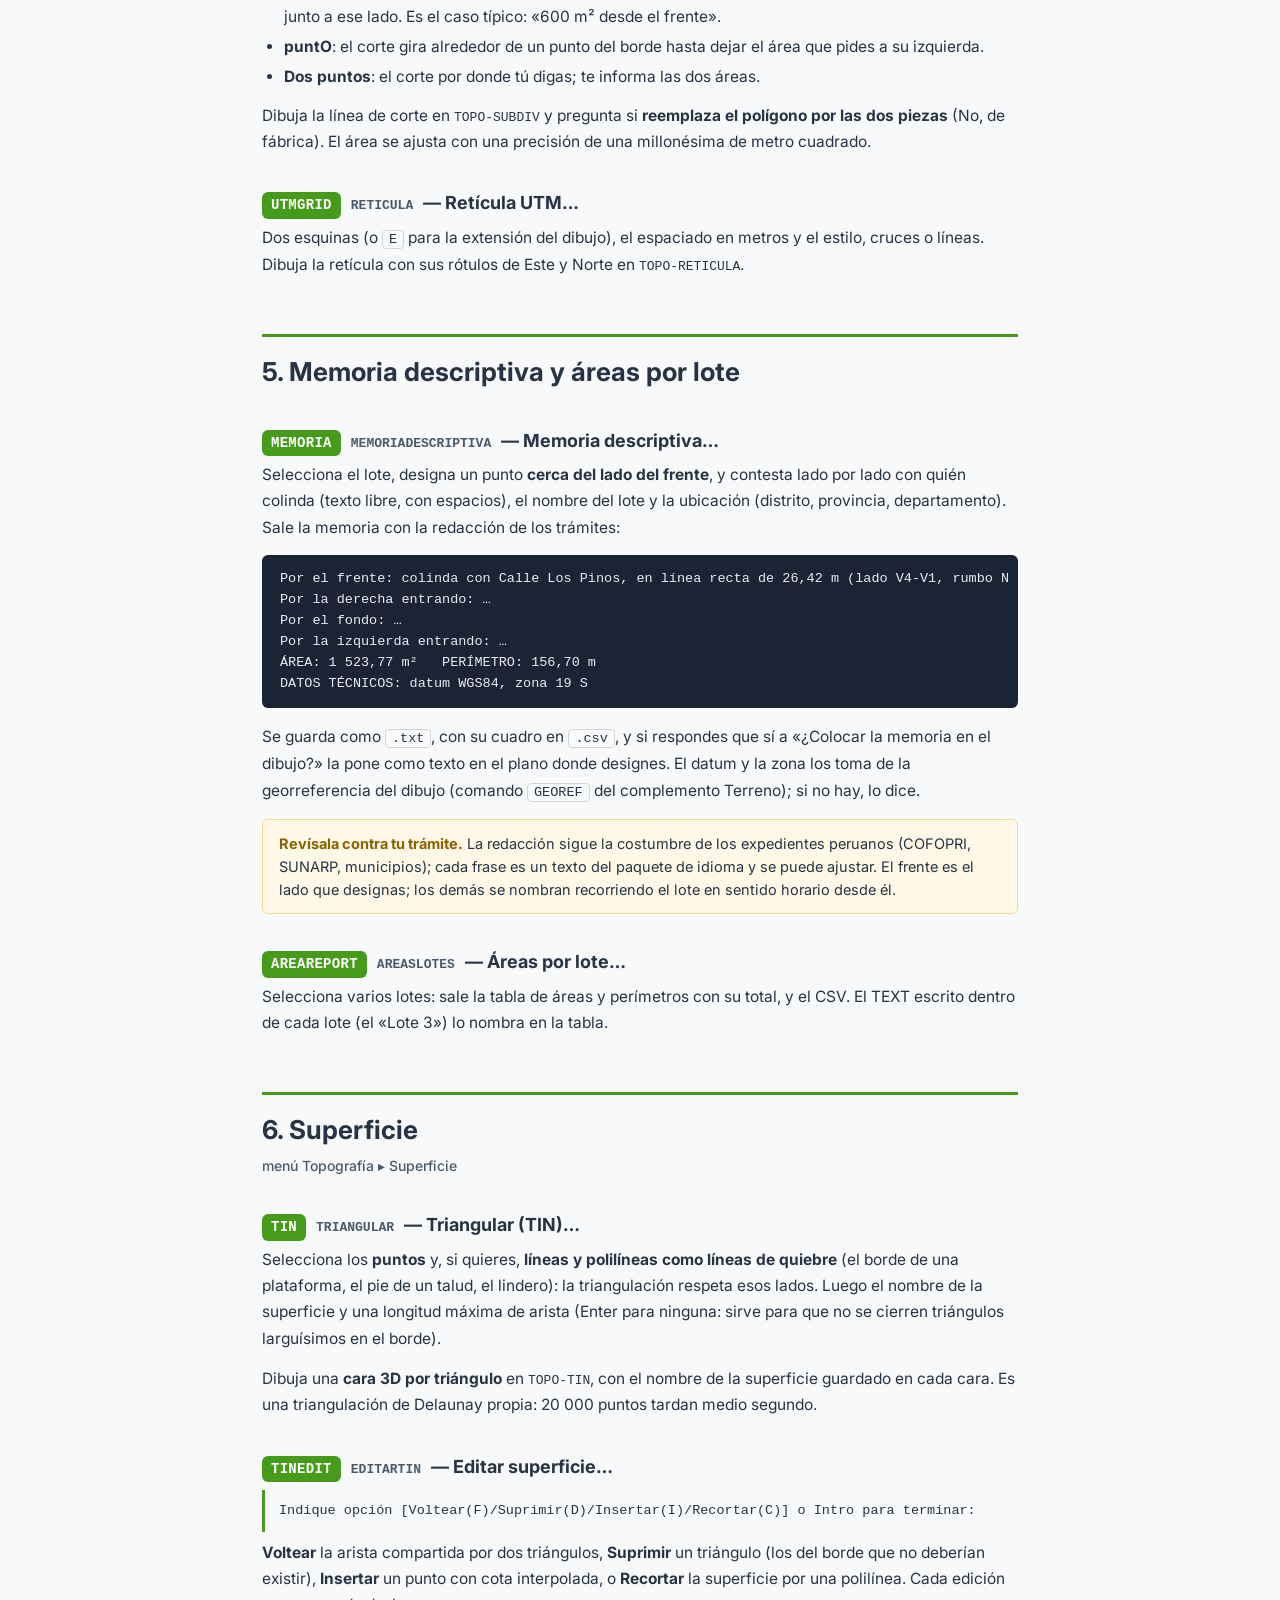
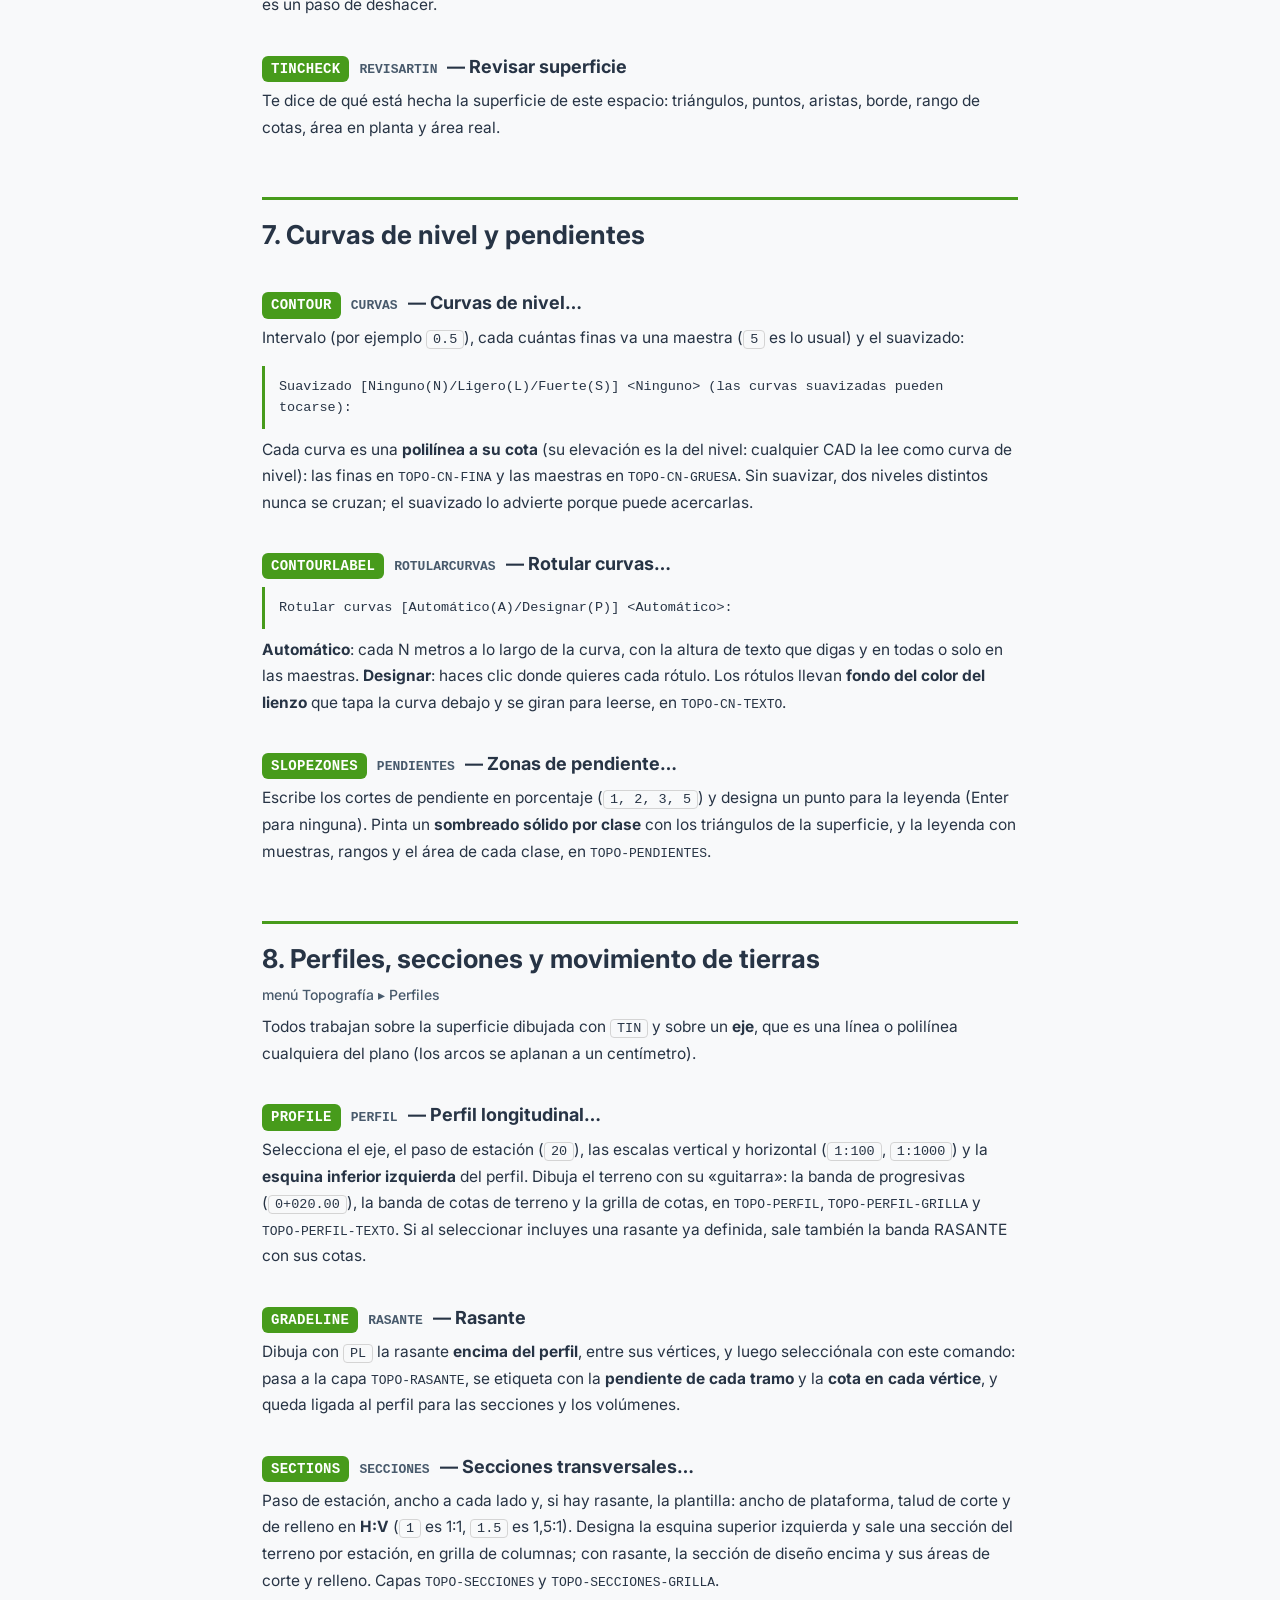
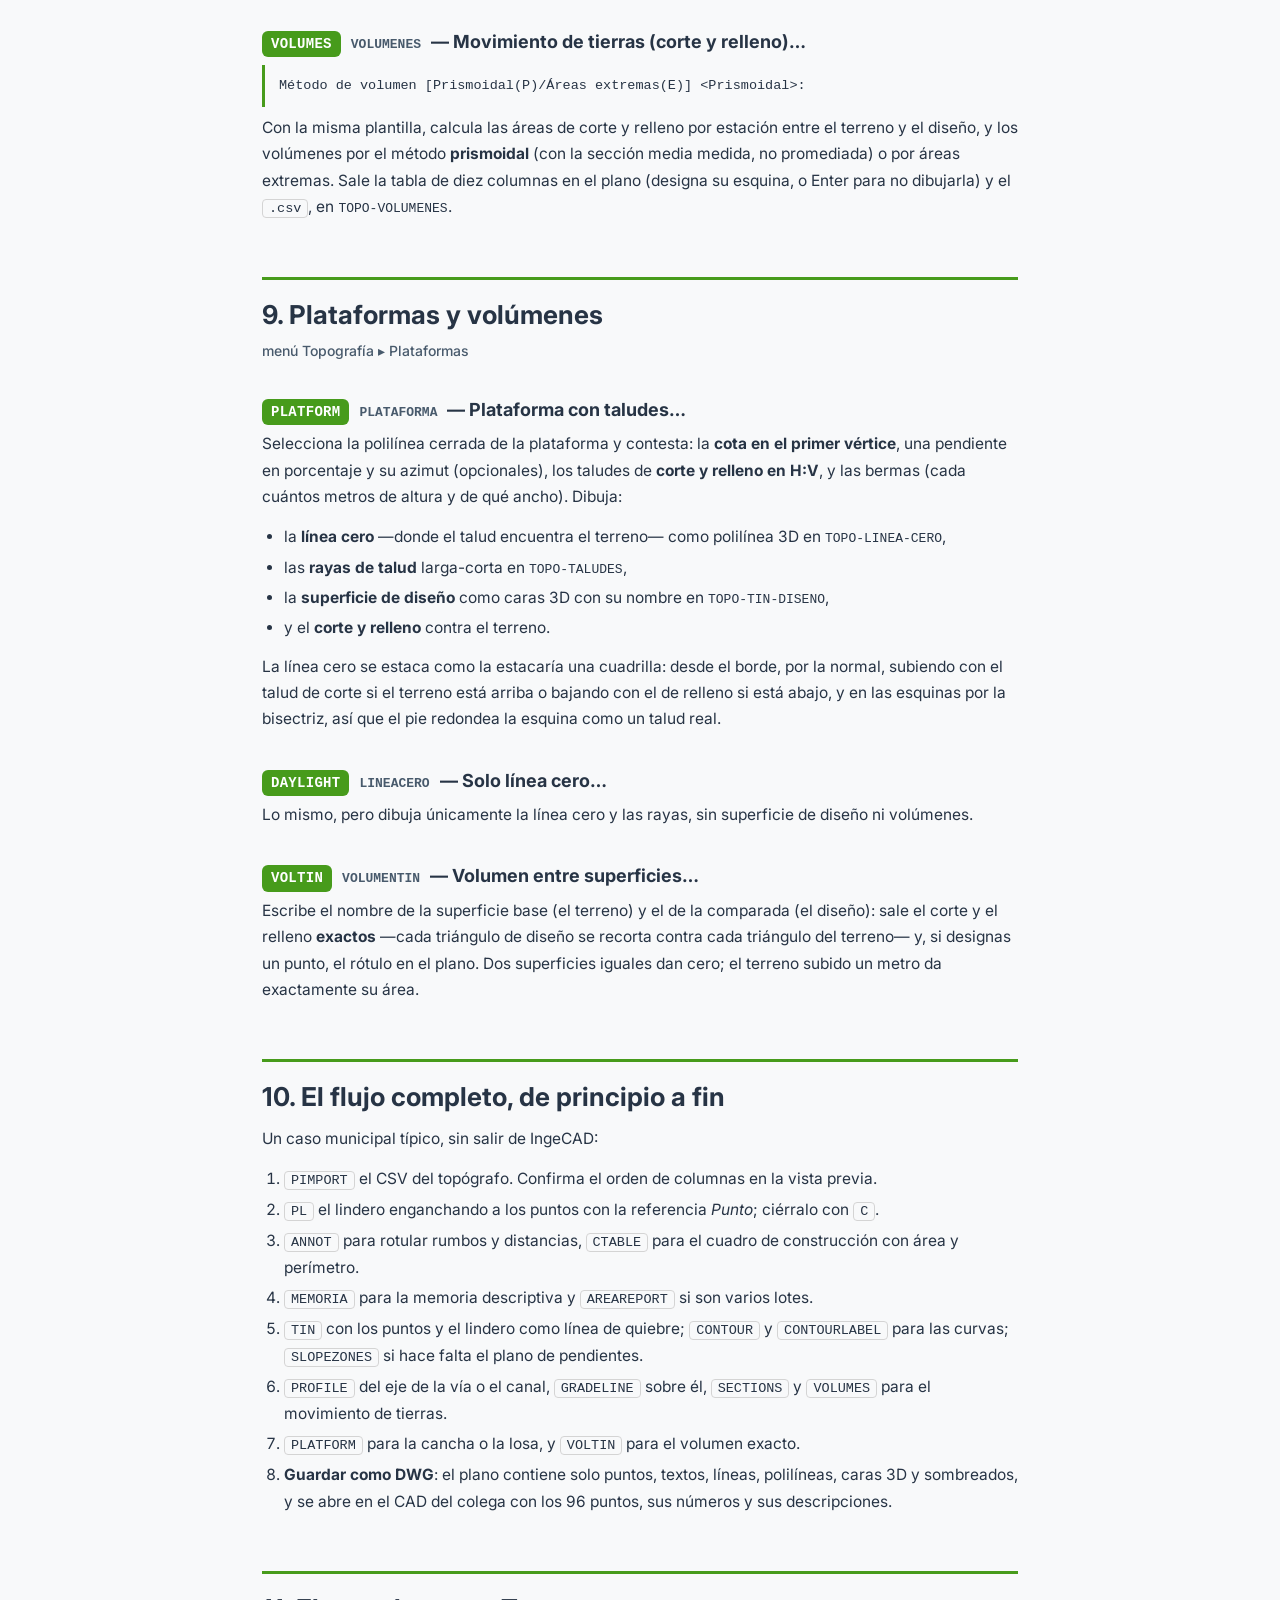
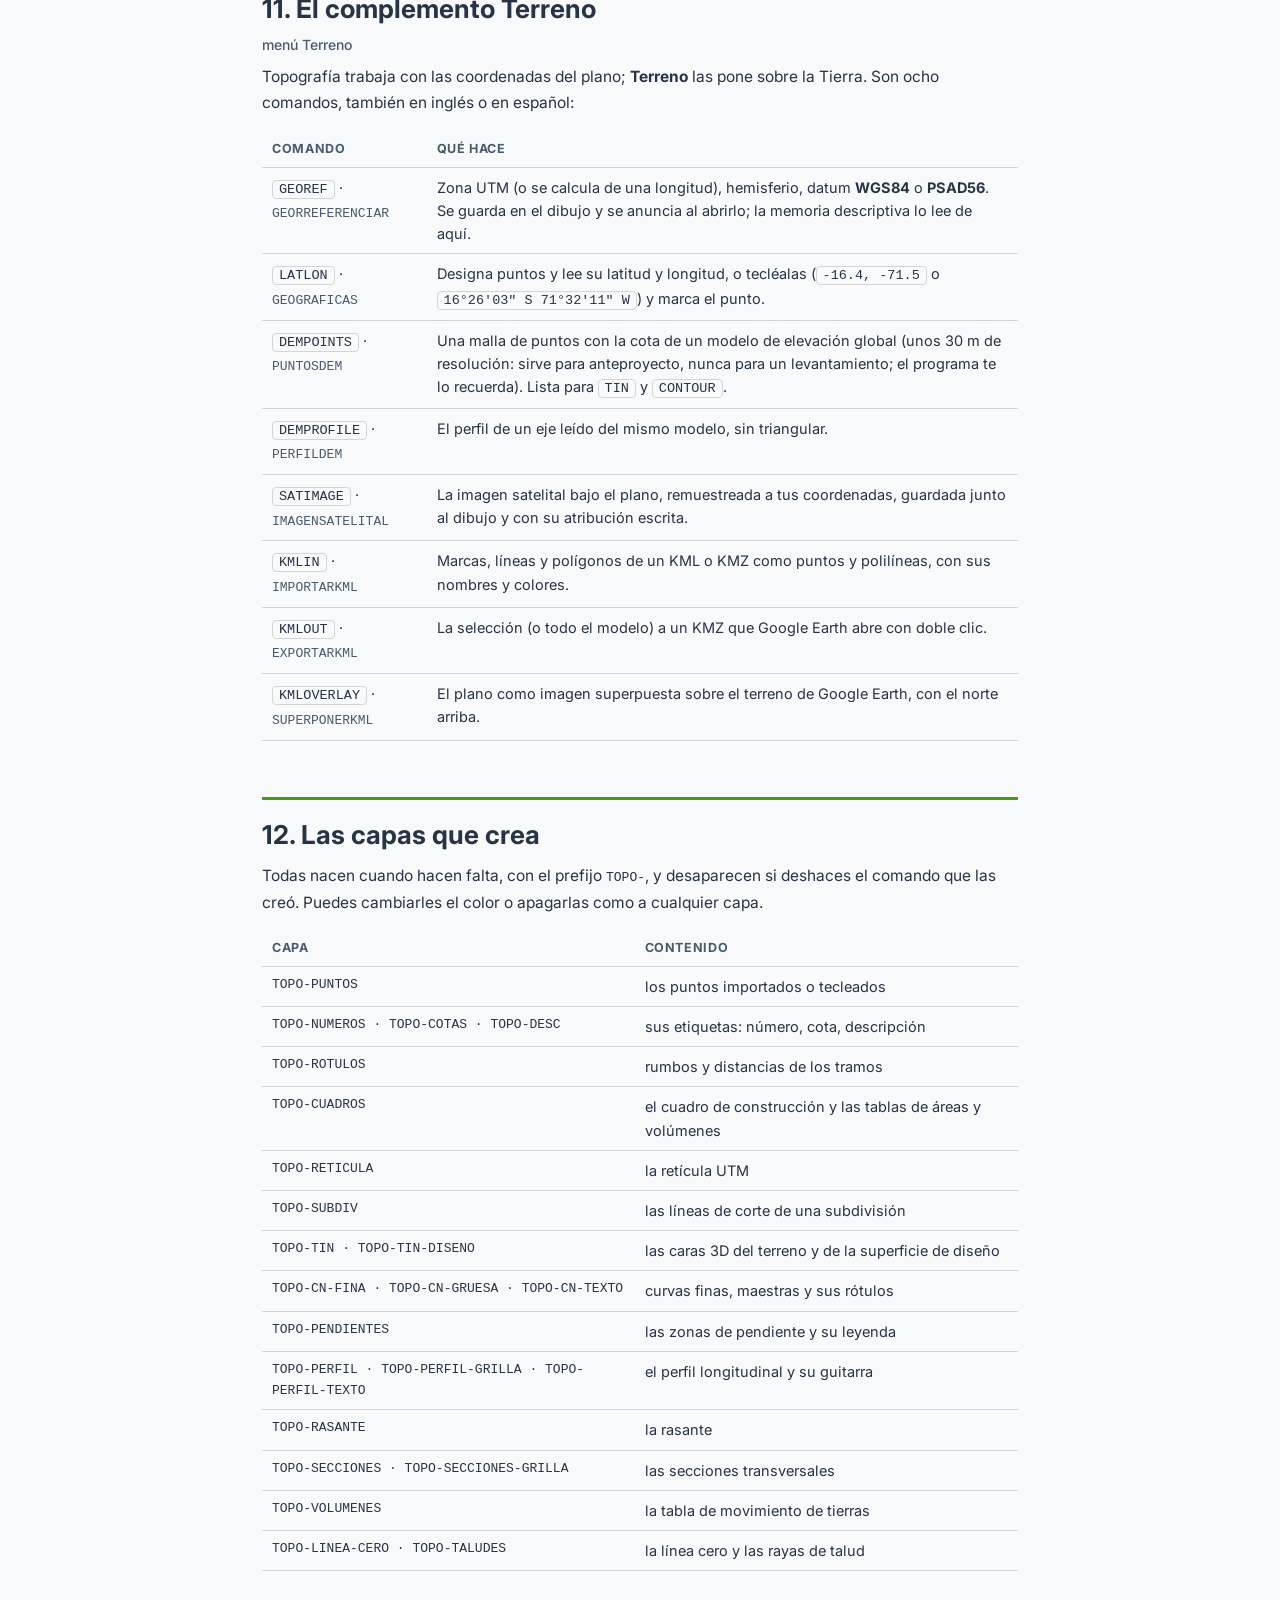
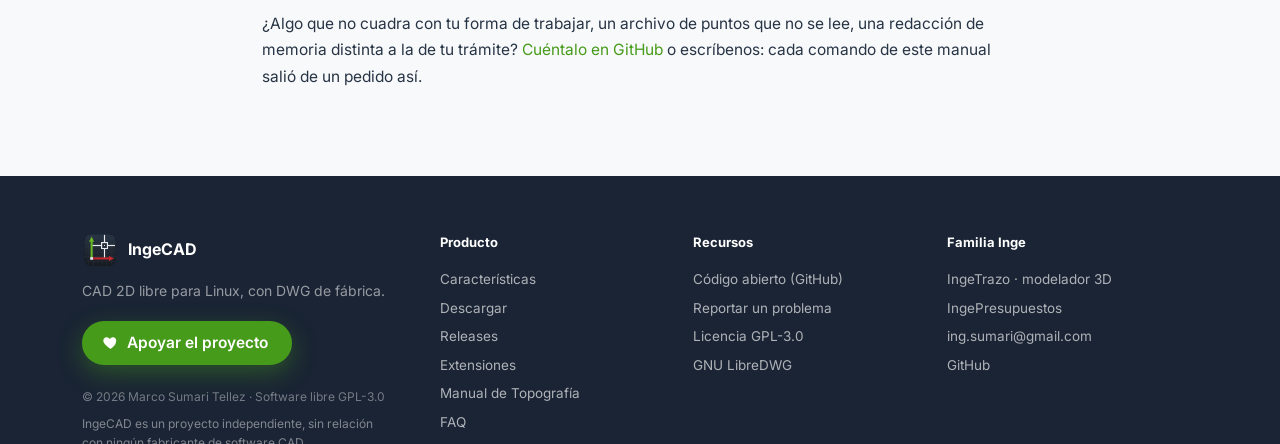
<file: manual-topografia.html>
<!DOCTYPE html>
<html lang="es">
<head>
  <meta charset="UTF-8">
  <meta name="viewport" content="width=device-width, initial-scale=1.0">
  <meta name="theme-color" content="#273445">

  <title>Manual del complemento Topografía · IngeCAD</title>

  <meta name="description" content="Cómo usar el complemento Topografía de IngeCAD: importar los puntos del topógrafo, rotular linderos, cuadro de construcción, memoria descriptiva, triangulación, curvas de nivel, perfiles, secciones, movimiento de tierras y plataformas. Comando por comando, con lo que pregunta y lo que dibuja.">

  <link rel="canonical" href="https://ingecad.org/manual-topografia">

  <meta property="og:site_name" content="IngeCAD">
  <meta property="og:title" content="Manual del complemento Topografía · IngeCAD">
  <meta property="og:description" content="Del CSV del topógrafo al plano firmado: puntos, lindero, cuadro de construcción, memoria descriptiva, curvas de nivel, perfiles y movimiento de tierras, comando por comando.">
  <meta property="og:image" content="https://ingecad.org/images/og-banner.jpg">
  <meta property="og:url" content="https://ingecad.org/manual-topografia">
  <meta property="og:type" content="article">
  <meta property="og:locale" content="es_PE">

  <link rel="icon" href="/images/favicon-32.png" type="image/png" sizes="32x32">
  <link rel="icon" href="/images/favicon-16.png" type="image/png" sizes="16x16">
  <link rel="apple-touch-icon" href="/images/apple-touch-icon.png" sizes="180x180">

  <link rel="preconnect" href="https://fonts.googleapis.com">
  <link rel="preconnect" href="https://fonts.gstatic.com" crossorigin>
  <link href="https://fonts.googleapis.com/css2?family=Inter:wght@400;500;600;700;800&display=swap" rel="stylesheet">

  <link rel="stylesheet" href="/style.css">
  <style>
    /* El manual: texto largo, legible, con el acento del producto en los
       nombres de comando. Todo lo demás viene de style.css. */
    .manual { padding: 56px 0 72px; }
    .manual .container-narrow { max-width: 820px; }
    .manual-intro { font-size: 17px; color: var(--slate-500); line-height: 1.7; }
    .manual-toc {
      background: var(--white); border: 1px solid var(--silver-300);
      border-radius: var(--radius-sm); padding: 18px 22px; margin: 28px 0 40px;
    }
    .manual-toc h4 { margin: 0 0 10px; font-size: 13px; letter-spacing: .06em; text-transform: uppercase; color: var(--slate-500); }
    .manual-toc ol { margin: 0; padding-left: 22px; list-style: decimal; columns: 2; column-gap: 32px; }
    .manual-toc li { margin: 4px 0; font-size: 15px; break-inside: avoid; }
    .manual-toc a { color: var(--slate-700); text-decoration: none; }
    .manual-toc a:hover { color: var(--accent); }
    .manual h2 {
      font-size: 26px; margin: 56px 0 8px; color: var(--slate-700);
      padding-top: 14px; border-top: 3px solid var(--accent);
    }
    .manual h2 small { display: block; font-size: 14px; font-weight: 500; color: var(--slate-500); margin-top: 4px; }
    .manual h3 {
      font-size: 18px; margin: 34px 0 6px; color: var(--slate-700);
      display: flex; flex-wrap: wrap; align-items: baseline; gap: 10px;
    }
    .cmd {
      font-family: ui-monospace, "JetBrains Mono", Menlo, Consolas, monospace;
      font-size: 14px; font-weight: 700; color: var(--white);
      background: var(--accent); padding: 2px 9px; border-radius: 6px; letter-spacing: .02em;
    }
    .cmd-es {
      font-family: ui-monospace, "JetBrains Mono", Menlo, Consolas, monospace;
      font-size: 13px; color: var(--slate-500);
    }
    .manual p, .manual li { font-size: 15.5px; line-height: 1.7; color: var(--slate-700); }
    .manual p { margin: 0 0 14px; }
    .manual ul { list-style: disc; padding-left: 22px; margin: 6px 0 12px; }
    .manual ol { padding-left: 22px; margin: 6px 0 12px; }
    .manual li { margin: 4px 0; }
    .manual code {
      font-size: 13.5px; background: var(--silver-100); border: 1px solid var(--silver-300);
      border-radius: 4px; padding: 1px 6px; color: var(--slate-700);
    }
    .manual pre {
      background: var(--slate-900); color: #e6edf3; border-radius: var(--radius-sm);
      padding: 14px 18px; overflow-x: auto; font-size: 13.5px; line-height: 1.55; margin: 10px 0 16px;
    }
    .manual pre code { background: none; border: 0; padding: 0; color: inherit; font-size: inherit; }
    .manual table { width: 100%; border-collapse: collapse; margin: 10px 0 18px; font-size: 14.5px; }
    .manual th, .manual td { text-align: left; padding: 8px 10px; border-bottom: 1px solid var(--silver-300); vertical-align: top; }
    .manual th { font-size: 12.5px; letter-spacing: .05em; text-transform: uppercase; color: var(--slate-500); }
    .manual td code { white-space: nowrap; }
    .prompt {
      display: block; margin: 8px 0 8px; padding: 10px 14px;
      background: var(--silver-100); border-left: 3px solid var(--accent);
      font-family: ui-monospace, "JetBrains Mono", Menlo, Consolas, monospace; font-size: 13.5px; color: var(--slate-700);
    }
    .nota {
      background: #fff8e6; border: 1px solid #f2d98b; border-radius: var(--radius-sm);
      padding: 12px 16px; margin: 14px 0 18px; font-size: 14.5px;
    }
    .nota strong { color: #8a6100; }
    .capa { font-family: ui-monospace, Menlo, Consolas, monospace; font-size: 13px; }
    .manual figure { margin: 24px 0 8px; }
    .manual figure img { width: 100%; height: auto; border-radius: var(--radius-sm); border: 1px solid var(--silver-300); }
    .manual figcaption { font-size: 13.5px; color: var(--slate-500); margin-top: 8px; }
    @media (max-width: 640px) { .manual-toc ol { columns: 1; } }
  </style>
</head>
<body>

  <!-- ============ HEADER ============ -->
  <header class="nav">
    <div class="container nav-inner">
      <a href="/" class="nav-brand">
        <img src="/images/logo.png" alt="IngeCAD" width="32" height="32">
        <span>IngeCAD</span>
      </a>
      <nav class="nav-links">
        <a href="/#features">Características</a>
        <a href="/#descargar">Descargar</a>
        <a href="/extensiones">Extensiones</a>
        <a href="/manual-topografia">Manual</a>
        <a href="https://github.com/ingelibre/ingecad" target="_blank" rel="noopener">GitHub</a>
        <a href="/#faq">FAQ</a>
        <a href="/apoyar">Apoyar</a>
      </nav>
      <button class="nav-toggle" aria-label="Abrir menú" type="button">
        <span></span><span></span><span></span>
      </button>
    </div>
  </header>

  <!-- ============ MANUAL ============ -->
  <section class="section bg-light manual">
    <div class="container container-narrow">
      <div class="section-head">
        <h2 style="border:0;margin-top:0;padding-top:0">Manual del complemento Topografía</h2>
        <p>Del CSV del topógrafo al plano que se firma: puntos, lindero, cuadro de construcción, memoria descriptiva, curvas de nivel, perfiles, movimiento de tierras y plataformas. Comando por comando, con lo que te pregunta y lo que dibuja. Vale para IngeCAD 0.6.</p>
      </div>

      <p class="manual-intro">Todo lo que dibuja el complemento es <strong>DXF corriente</strong>: puntos, textos, líneas, polilíneas, caras 3D y sombreados en capas con el prefijo <span class="capa">TOPO-</span>. El plano lo abre después cualquier CAD, tenga o no IngeCAD; el número y la descripción de cada punto viajan como datos extendidos de la entidad.</p>

      <figure>
        <img src="/images/screenshots/topografia.jpeg" alt="Un lote en IngeCAD con sus rumbos y distancias rotulados, el cuadro de construcción y las curvas de nivel sobre los puntos del levantamiento" width="1600" height="1005" loading="lazy">
        <figcaption>Un levantamiento de 96 puntos: el lindero dibujado sobre los puntos, rotulado con <span class="cmd-es">ROTULAR</span>, su cuadro con <span class="cmd-es">CUADRO</span> y las curvas cada 0,25 m con <span class="cmd-es">CURVAS</span>.</figcaption>
      </figure>

      <div class="manual-toc">
        <h4>Contenido</h4>
        <ol>
          <li><a href="#empezar">Antes de empezar</a></li>
          <li><a href="#csv">El archivo de puntos</a></li>
          <li><a href="#puntos">Puntos</a></li>
          <li><a href="#poligonos">Lindero y polígonos</a></li>
          <li><a href="#memoria">Memoria descriptiva y áreas</a></li>
          <li><a href="#superficie">Superficie (TIN)</a></li>
          <li><a href="#curvas">Curvas de nivel y pendientes</a></li>
          <li><a href="#perfiles">Perfiles, secciones y movimiento de tierras</a></li>
          <li><a href="#plataformas">Plataformas y volúmenes</a></li>
          <li><a href="#flujo">El flujo completo, de principio a fin</a></li>
          <li><a href="#terreno">El complemento Terreno</a></li>
          <li><a href="#capas">Las capas que crea</a></li>
        </ol>
      </div>

      <!-- ── 1 ── -->
      <h2 id="empezar">1. Antes de empezar</h2>
      <p>Topografía viene incluido y <strong>encendido</strong>: al abrir IngeCAD encuentras el menú <strong>Topografía</strong> entre <em>Modificar</em> y <em>Herramientas</em>, con los submenús <em>Puntos</em>, <em>Polígonos</em>, <em>Superficie</em>, <em>Plataformas</em> y <em>Perfiles</em>. Si no está, o quieres su barra de herramientas, ve a <strong>Herramientas ▸ Complementos…</strong>: ahí se activa, se desactiva y se marca «Mostrar la barra de herramientas de este complemento» (viene apagada para no llenar la pantalla del que solo dibuja).</p>
      <p>Cada comando se puede escribir en la línea de comandos, <strong>en inglés o en español</strong>, como cualquier comando de IngeCAD: <code>PIMPORT</code> e <code>IMPORTARPUNTOS</code> hacen lo mismo. Los más usados tienen alias de tres letras: <code>PIM</code> importar, <code>PEX</code> exportar, <code>PRN</code> renumerar, <code>PFI</code> buscar. En los prompts con opciones, la letra entre paréntesis es la tecla: en <code>[Rumbo(B)/Distancia(D)/…]</code> escribes <code>B</code> o <code>D</code> y Enter.</p>
      <p>Dos cosas que te van a servir en todo el manual:</p>
      <ul>
        <li><strong>La referencia a objetos <em>Punto</em> (NOD)</strong> engancha exactamente en la coordenada importada, con todos sus decimales. Está encendida de fábrica (F3 la apaga y enciende; el botón REFENT de la barra de estado, con clic derecho, abre la configuración). Dibujar el lindero con <code>PL</code> enganchando a los puntos es lo que hace que el cuadro y el área salgan de las coordenadas del topógrafo y no de un clic aproximado.</li>
        <li><strong>Todo es un paso de deshacer.</strong> Una importación de 500 puntos, una triangulación o una plataforma completa se deshacen con un <code>U</code> o Ctrl+Z, capas incluidas.</li>
      </ul>

      <!-- ── 2 ── -->
      <h2 id="csv">2. El archivo de puntos <small>lo que exportan las estaciones totales y las hojas de cálculo</small></h2>
      <p>IngeCAD lee archivos <code>.csv</code>, <code>.txt</code>, <code>.pnt</code> y <code>.xyz</code> con una línea por punto. Acepta coma, punto y coma, tabulador o espacios como separador, coma o punto como decimal, y salta las líneas de cabecera y comentarios. La descripción puede tener espacios. El orden de las columnas es uno de estos ocho:</p>
      <table>
        <tr><th>Orden</th><th>Columnas</th><th>Ejemplo</th></tr>
        <tr><td><code>PNEZD</code></td><td>número, Norte, Este, cota, descripción</td><td><code>12,8180140.50,230061.20,2337.40,ESQUINA</code></td></tr>
        <tr><td><code>PENZD</code></td><td>número, Este, Norte, cota, descripción</td><td><code>12,230061.20,8180140.50,2337.40,ESQUINA</code></td></tr>
        <tr><td><code>NEZD</code> / <code>ENZD</code></td><td>sin número (se numeran 1, 2, 3…)</td><td><code>8180140.50,230061.20,2337.40,ESQUINA</code></td></tr>
        <tr><td><code>PNEZ</code>, <code>PENZ</code>, <code>NEZ</code>, <code>ENZ</code></td><td>lo mismo, sin descripción</td><td><code>12,8180140.50,230061.20,2337.40</code></td></tr>
      </table>
      <p>Al importar, IngeCAD <strong>adivina el orden</strong> mirando la primera línea y te lo muestra en un diálogo con una vista previa (<code>N=… E=… Z=…</code>) para que lo confirmes o lo cambies. La regla: una Norte UTM tiene un dígito más que su Este (8 180 140 contra 230 061 en el hemisferio sur), así que el tamaño decide; cuando las dos coordenadas miden lo mismo —una malla local del tipo N 1000 / E 2000— se asume <strong>Norte antes que Este</strong>, que es como escriben las estaciones y como exporta el propio IngeCAD.</p>
      <div class="nota"><strong>Si los puntos aparecen «volteados»</strong> (el plano sale reflejado respecto a la diagonal), el archivo tenía Este antes que Norte: deshaz, vuelve a importar y elige el orden <code>PENZD</code> en el diálogo.</div>

      <!-- ── 3 ── -->
      <h2 id="puntos">3. Puntos <small>menú Topografía ▸ Puntos</small></h2>

      <h3 id="pimport"><span class="cmd">PIMPORT</span> <span class="cmd-es">IMPORTARPUNTOS · alias PIM</span> — Importar puntos (CSV)…</h3>
      <p>Elige el archivo y aparece el diálogo de opciones: <strong>orden de columnas</strong> (con la vista previa), <strong>altura de texto</strong> de las etiquetas, qué <strong>etiquetas</strong> dibujar (número, cota, descripción) y los <strong>decimales</strong> de la cota. Aceptar importa todo de una vez y encuadra la vista.</p>
      <p>Lo que dibuja, por cada punto: un <strong>POINT</strong> en (Este, Norte, Z) en la capa <span class="capa">TOPO-PUNTOS</span> y hasta tres <strong>TEXT</strong> en <span class="capa">TOPO-NUMEROS</span>, <span class="capa">TOPO-COTAS</span> y <span class="capa">TOPO-DESC</span>. La cota va en la Z del punto: el dibujo sigue siendo 2D en planta, pero la altura está ahí para la triangulación. La primera importación en un dibujo nuevo pone el marcador de punto en X (<code>PDMODE</code> 3) para que los puntos se vean; si el dibujo ya tenía un marcador elegido, lo respeta.</p>

      <h3 id="pexport"><span class="cmd">PEXPORT</span> <span class="cmd-es">EXPORTARPUNTOS · alias PEX</span> — Exportar puntos…</h3>
      <p>Selecciona los puntos que quieres (o Enter para todos los del dibujo) y elige dónde guardar. Escribe <code>P,N,E,Z,D</code> con tres decimales, una línea por punto, con el número y la descripción que tienen en el dibujo. Un archivo exportado así se vuelve a importar tal cual.</p>

      <h3 id="pby"><span class="cmd">PBY</span> <span class="cmd-es">PUNTORUMBO</span> — Punto por rumbo y distancia</h3>
      <p>Para teclear una poligonal tramo a tramo, como viene en una libreta o en una escritura:</p>
      <span class="prompt">Precise el punto base:<br>Precise el rumbo (N45°30'E) o azimut:<br>Precise la distancia:<br>Cota &lt;0&gt;:<br>Número de punto &lt;13&gt;:</span>
      <p>El rumbo se escribe como lo dice el documento: <code>N45°30'20"E</code>, <code>S 12 15 W</code> o un azimut en grados (<code>135.5</code>). Cada punto nuevo pasa a ser la base del siguiente tramo, así que vas metiendo lados hasta que das Enter. Los puntos salen iguales a los importados, numerados a continuación del último.</p>

      <h3 id="prenum"><span class="cmd">PRENUM</span> <span class="cmd-es">RENUMERAR · alias PRN</span> — Renumerar puntos</h3>
      <p>Selecciona los puntos, indica el número inicial y se renumeran en orden numérico. Cambia la etiqueta y el número guardado en el punto; es un solo paso de deshacer.</p>

      <h3 id="pfind"><span class="cmd">PFIND</span> <span class="cmd-es">BUSCARPUNTO · alias PFI</span> — Buscar punto…</h3>
      <p>Escribe el número y el punto queda seleccionado y centrado en pantalla.</p>

      <!-- ── 4 ── -->
      <h2 id="poligonos">4. Lindero y polígonos <small>menú Topografía ▸ Polígonos</small></h2>
      <p>Estos comandos trabajan sobre <strong>polilíneas y líneas normales</strong> del dibujo. El lindero se dibuja con <code>PL</code> (o <code>PLINE</code>) enganchando a los puntos con la referencia <em>Punto</em>, y se cierra con <code>C</code>. Un lote es una polilínea cerrada; nada más.</p>

      <h3 id="annot"><span class="cmd">ANNOT</span> <span class="cmd-es">ROTULAR</span> — Rotular rumbos y distancias</h3>
      <p>Selecciona líneas y polilíneas y contesta al prompt:</p>
      <span class="prompt">Indique opción de rotulado [Rumbo(B)/Distancia(D)/Todo(A)/aZimut(Z)/Altura(H)] o Intro para rotular:</span>
      <p>Enter rotula con lo elegido (Todo, de fábrica): la <strong>distancia arriba</strong> y el <strong>rumbo abajo</strong> de cada tramo, siempre legibles desde abajo o desde la derecha de la hoja, como se rotulan en los planos. <code>Z</code> cambia rumbos por azimuts, <code>H</code> pide la altura de texto. En los arcos rotula longitud, radio, delta y cuerda. Todo va en la capa <span class="capa">TOPO-ROTULOS</span>.</p>

      <h3 id="ctable"><span class="cmd">CTABLE</span> <span class="cmd-es">CUADRO</span> — Cuadro de construcción…</h3>
      <p>Selecciona la polilínea cerrada del lote, elige las opciones (rumbo o azimut, sentido, altura de texto) y designa la <strong>esquina superior izquierda</strong> del cuadro. Sale la tabla que antes todos armaban a mano o con un LISP: <strong>vértice, lado, distancia, rumbo o azimut, ángulo interno, Este y Norte</strong>, con el pie de <strong>área y perímetro</strong>, y los rótulos V1…Vn marcados sobre el lindero. Se lista en sentido horario, que es como se lee en el Perú; los ángulos internos suman lo que deben, (n−2)·180°. La tabla es una TABLE del dibujo, en la capa <span class="capa">TOPO-CUADROS</span>.</p>

      <h3 id="areasum"><span class="cmd">AREASUM</span> <span class="cmd-es">SUMAREAS</span> — Suma de áreas</h3>
      <p>Selecciona polilíneas cerradas y círculos: te dice el área de cada uno y el total en la línea de comandos, y si designas un punto lo escribe en el plano (Enter para no escribirlo).</p>

      <h3 id="subdiv"><span class="cmd">SUBDIV</span> <span class="cmd-es">SUBDIVIDIR</span> — Subdividir polígono…</h3>
      <p>Corta un lote para dejar una pieza de un área dada. Selecciona la polilínea y elige cómo:</p>
      <span class="prompt">Dividir por [Paralela(P)/puntO(O)/Dos puntos(T)] &lt;Paralela&gt;:</span>
      <ul>
        <li><strong>Paralela</strong>: designas un punto cerca del lado al que el corte irá paralelo, y el área de la pieza que queda junto a ese lado. Es el caso típico: «600 m² desde el frente».</li>
        <li><strong>puntO</strong>: el corte gira alrededor de un punto del borde hasta dejar el área que pides a su izquierda.</li>
        <li><strong>Dos puntos</strong>: el corte por donde tú digas; te informa las dos áreas.</li>
      </ul>
      <p>Dibuja la línea de corte en <span class="capa">TOPO-SUBDIV</span> y pregunta si <strong>reemplaza el polígono por las dos piezas</strong> (No, de fábrica). El área se ajusta con una precisión de una millonésima de metro cuadrado.</p>

      <h3 id="utmgrid"><span class="cmd">UTMGRID</span> <span class="cmd-es">RETICULA</span> — Retícula UTM…</h3>
      <p>Dos esquinas (o <code>E</code> para la extensión del dibujo), el espaciado en metros y el estilo, cruces o líneas. Dibuja la retícula con sus rótulos de Este y Norte en <span class="capa">TOPO-RETICULA</span>.</p>

      <!-- ── 5 ── -->
      <h2 id="memoria">5. Memoria descriptiva y áreas por lote</h2>

      <h3 id="memoria-cmd"><span class="cmd">MEMORIA</span> <span class="cmd-es">MEMORIADESCRIPTIVA</span> — Memoria descriptiva…</h3>
      <p>Selecciona el lote, designa un punto <strong>cerca del lado del frente</strong>, y contesta lado por lado con quién colinda (texto libre, con espacios), el nombre del lote y la ubicación (distrito, provincia, departamento). Sale la memoria con la redacción de los trámites:</p>
      <pre><code>Por el frente: colinda con Calle Los Pinos, en línea recta de 26,42 m (lado V4-V1, rumbo N 12°30'15" E).
Por la derecha entrando: …
Por el fondo: …
Por la izquierda entrando: …
ÁREA: 1 523,77 m²   PERÍMETRO: 156,70 m
DATOS TÉCNICOS: datum WGS84, zona 19 S</code></pre>
      <p>Se guarda como <code>.txt</code>, con su cuadro en <code>.csv</code>, y si respondes que sí a «¿Colocar la memoria en el dibujo?» la pone como texto en el plano donde designes. El datum y la zona los toma de la georreferencia del dibujo (comando <code>GEOREF</code> del complemento Terreno); si no hay, lo dice.</p>
      <div class="nota"><strong>Revísala contra tu trámite.</strong> La redacción sigue la costumbre de los expedientes peruanos (COFOPRI, SUNARP, municipios); cada frase es un texto del paquete de idioma y se puede ajustar. El frente es el lado que designas; los demás se nombran recorriendo el lote en sentido horario desde él.</div>

      <h3 id="areareport"><span class="cmd">AREAREPORT</span> <span class="cmd-es">AREASLOTES</span> — Áreas por lote…</h3>
      <p>Selecciona varios lotes: sale la tabla de áreas y perímetros con su total, y el CSV. El TEXT escrito dentro de cada lote (el «Lote 3») lo nombra en la tabla.</p>

      <!-- ── 6 ── -->
      <h2 id="superficie">6. Superficie <small>menú Topografía ▸ Superficie</small></h2>

      <h3 id="tin"><span class="cmd">TIN</span> <span class="cmd-es">TRIANGULAR</span> — Triangular (TIN)…</h3>
      <p>Selecciona los <strong>puntos</strong> y, si quieres, <strong>líneas y polilíneas como líneas de quiebre</strong> (el borde de una plataforma, el pie de un talud, el lindero): la triangulación respeta esos lados. Luego el nombre de la superficie y una longitud máxima de arista (Enter para ninguna: sirve para que no se cierren triángulos larguísimos en el borde).</p>
      <p>Dibuja una <strong>cara 3D por triángulo</strong> en <span class="capa">TOPO-TIN</span>, con el nombre de la superficie guardado en cada cara. Es una triangulación de Delaunay propia: 20 000 puntos tardan medio segundo.</p>

      <h3 id="tinedit"><span class="cmd">TINEDIT</span> <span class="cmd-es">EDITARTIN</span> — Editar superficie…</h3>
      <span class="prompt">Indique opción [Voltear(F)/Suprimir(D)/Insertar(I)/Recortar(C)] o Intro para terminar:</span>
      <p><strong>Voltear</strong> la arista compartida por dos triángulos, <strong>Suprimir</strong> un triángulo (los del borde que no deberían existir), <strong>Insertar</strong> un punto con cota interpolada, o <strong>Recortar</strong> la superficie por una polilínea. Cada edición es un paso de deshacer.</p>

      <h3 id="tincheck"><span class="cmd">TINCHECK</span> <span class="cmd-es">REVISARTIN</span> — Revisar superficie</h3>
      <p>Te dice de qué está hecha la superficie de este espacio: triángulos, puntos, aristas, borde, rango de cotas, área en planta y área real.</p>

      <!-- ── 7 ── -->
      <h2 id="curvas">7. Curvas de nivel y pendientes</h2>

      <h3 id="contour"><span class="cmd">CONTOUR</span> <span class="cmd-es">CURVAS</span> — Curvas de nivel…</h3>
      <p>Intervalo (por ejemplo <code>0.5</code>), cada cuántas finas va una maestra (<code>5</code> es lo usual) y el suavizado:</p>
      <span class="prompt">Suavizado [Ninguno(N)/Ligero(L)/Fuerte(S)] &lt;Ninguno&gt; (las curvas suavizadas pueden tocarse):</span>
      <p>Cada curva es una <strong>polilínea a su cota</strong> (su elevación es la del nivel: cualquier CAD la lee como curva de nivel): las finas en <span class="capa">TOPO-CN-FINA</span> y las maestras en <span class="capa">TOPO-CN-GRUESA</span>. Sin suavizar, dos niveles distintos nunca se cruzan; el suavizado lo advierte porque puede acercarlas.</p>

      <h3 id="contourlabel"><span class="cmd">CONTOURLABEL</span> <span class="cmd-es">ROTULARCURVAS</span> — Rotular curvas…</h3>
      <span class="prompt">Rotular curvas [Automático(A)/Designar(P)] &lt;Automático&gt;:</span>
      <p><strong>Automático</strong>: cada N metros a lo largo de la curva, con la altura de texto que digas y en todas o solo en las maestras. <strong>Designar</strong>: haces clic donde quieres cada rótulo. Los rótulos llevan <strong>fondo del color del lienzo</strong> que tapa la curva debajo y se giran para leerse, en <span class="capa">TOPO-CN-TEXTO</span>.</p>

      <h3 id="slopezones"><span class="cmd">SLOPEZONES</span> <span class="cmd-es">PENDIENTES</span> — Zonas de pendiente…</h3>
      <p>Escribe los cortes de pendiente en porcentaje (<code>1, 2, 3, 5</code>) y designa un punto para la leyenda (Enter para ninguna). Pinta un <strong>sombreado sólido por clase</strong> con los triángulos de la superficie, y la leyenda con muestras, rangos y el área de cada clase, en <span class="capa">TOPO-PENDIENTES</span>.</p>

      <!-- ── 8 ── -->
      <h2 id="perfiles">8. Perfiles, secciones y movimiento de tierras <small>menú Topografía ▸ Perfiles</small></h2>
      <p>Todos trabajan sobre la superficie dibujada con <code>TIN</code> y sobre un <strong>eje</strong>, que es una línea o polilínea cualquiera del plano (los arcos se aplanan a un centímetro).</p>

      <h3 id="profile"><span class="cmd">PROFILE</span> <span class="cmd-es">PERFIL</span> — Perfil longitudinal…</h3>
      <p>Selecciona el eje, el paso de estación (<code>20</code>), las escalas vertical y horizontal (<code>1:100</code>, <code>1:1000</code>) y la <strong>esquina inferior izquierda</strong> del perfil. Dibuja el terreno con su «guitarra»: la banda de progresivas (<code>0+020.00</code>), la banda de cotas de terreno y la grilla de cotas, en <span class="capa">TOPO-PERFIL</span>, <span class="capa">TOPO-PERFIL-GRILLA</span> y <span class="capa">TOPO-PERFIL-TEXTO</span>. Si al seleccionar incluyes una rasante ya definida, sale también la banda RASANTE con sus cotas.</p>

      <h3 id="gradeline"><span class="cmd">GRADELINE</span> <span class="cmd-es">RASANTE</span> — Rasante</h3>
      <p>Dibuja con <code>PL</code> la rasante <strong>encima del perfil</strong>, entre sus vértices, y luego selecciónala con este comando: pasa a la capa <span class="capa">TOPO-RASANTE</span>, se etiqueta con la <strong>pendiente de cada tramo</strong> y la <strong>cota en cada vértice</strong>, y queda ligada al perfil para las secciones y los volúmenes.</p>

      <h3 id="sections"><span class="cmd">SECTIONS</span> <span class="cmd-es">SECCIONES</span> — Secciones transversales…</h3>
      <p>Paso de estación, ancho a cada lado y, si hay rasante, la plantilla: ancho de plataforma, talud de corte y de relleno en <strong>H:V</strong> (<code>1</code> es 1:1, <code>1.5</code> es 1,5:1). Designa la esquina superior izquierda y sale una sección del terreno por estación, en grilla de columnas; con rasante, la sección de diseño encima y sus áreas de corte y relleno. Capas <span class="capa">TOPO-SECCIONES</span> y <span class="capa">TOPO-SECCIONES-GRILLA</span>.</p>

      <h3 id="volumes"><span class="cmd">VOLUMES</span> <span class="cmd-es">VOLUMENES</span> — Movimiento de tierras (corte y relleno)…</h3>
      <span class="prompt">Método de volumen [Prismoidal(P)/Áreas extremas(E)] &lt;Prismoidal&gt;:</span>
      <p>Con la misma plantilla, calcula las áreas de corte y relleno por estación entre el terreno y el diseño, y los volúmenes por el método <strong>prismoidal</strong> (con la sección media medida, no promediada) o por áreas extremas. Sale la tabla de diez columnas en el plano (designa su esquina, o Enter para no dibujarla) y el <code>.csv</code>, en <span class="capa">TOPO-VOLUMENES</span>.</p>

      <!-- ── 9 ── -->
      <h2 id="plataformas">9. Plataformas y volúmenes <small>menú Topografía ▸ Plataformas</small></h2>

      <h3 id="platform"><span class="cmd">PLATFORM</span> <span class="cmd-es">PLATAFORMA</span> — Plataforma con taludes…</h3>
      <p>Selecciona la polilínea cerrada de la plataforma y contesta: la <strong>cota en el primer vértice</strong>, una pendiente en porcentaje y su azimut (opcionales), los taludes de <strong>corte y relleno en H:V</strong>, y las bermas (cada cuántos metros de altura y de qué ancho). Dibuja:</p>
      <ul>
        <li>la <strong>línea cero</strong> —donde el talud encuentra el terreno— como polilínea 3D en <span class="capa">TOPO-LINEA-CERO</span>,</li>
        <li>las <strong>rayas de talud</strong> larga-corta en <span class="capa">TOPO-TALUDES</span>,</li>
        <li>la <strong>superficie de diseño</strong> como caras 3D con su nombre en <span class="capa">TOPO-TIN-DISENO</span>,</li>
        <li>y el <strong>corte y relleno</strong> contra el terreno.</li>
      </ul>
      <p>La línea cero se estaca como la estacaría una cuadrilla: desde el borde, por la normal, subiendo con el talud de corte si el terreno está arriba o bajando con el de relleno si está abajo, y en las esquinas por la bisectriz, así que el pie redondea la esquina como un talud real.</p>

      <h3 id="daylight"><span class="cmd">DAYLIGHT</span> <span class="cmd-es">LINEACERO</span> — Solo línea cero…</h3>
      <p>Lo mismo, pero dibuja únicamente la línea cero y las rayas, sin superficie de diseño ni volúmenes.</p>

      <h3 id="voltin"><span class="cmd">VOLTIN</span> <span class="cmd-es">VOLUMENTIN</span> — Volumen entre superficies…</h3>
      <p>Escribe el nombre de la superficie base (el terreno) y el de la comparada (el diseño): sale el corte y el relleno <strong>exactos</strong> —cada triángulo de diseño se recorta contra cada triángulo del terreno— y, si designas un punto, el rótulo en el plano. Dos superficies iguales dan cero; el terreno subido un metro da exactamente su área.</p>

      <!-- ── 10 ── -->
      <h2 id="flujo">10. El flujo completo, de principio a fin</h2>
      <p>Un caso municipal típico, sin salir de IngeCAD:</p>
      <ol>
        <li><code>PIMPORT</code> el CSV del topógrafo. Confirma el orden de columnas en la vista previa.</li>
        <li><code>PL</code> el lindero enganchando a los puntos con la referencia <em>Punto</em>; ciérralo con <code>C</code>.</li>
        <li><code>ANNOT</code> para rotular rumbos y distancias, <code>CTABLE</code> para el cuadro de construcción con área y perímetro.</li>
        <li><code>MEMORIA</code> para la memoria descriptiva y <code>AREAREPORT</code> si son varios lotes.</li>
        <li><code>TIN</code> con los puntos y el lindero como línea de quiebre; <code>CONTOUR</code> y <code>CONTOURLABEL</code> para las curvas; <code>SLOPEZONES</code> si hace falta el plano de pendientes.</li>
        <li><code>PROFILE</code> del eje de la vía o el canal, <code>GRADELINE</code> sobre él, <code>SECTIONS</code> y <code>VOLUMES</code> para el movimiento de tierras.</li>
        <li><code>PLATFORM</code> para la cancha o la losa, y <code>VOLTIN</code> para el volumen exacto.</li>
        <li><strong>Guardar como DWG</strong>: el plano contiene solo puntos, textos, líneas, polilíneas, caras 3D y sombreados, y se abre en el CAD del colega con los 96 puntos, sus números y sus descripciones.</li>
      </ol>

      <!-- ── 11 ── -->
      <h2 id="terreno">11. El complemento Terreno <small>menú Terreno</small></h2>
      <p>Topografía trabaja con las coordenadas del plano; <strong>Terreno</strong> las pone sobre la Tierra. Son ocho comandos, también en inglés o en español:</p>
      <table>
        <tr><th>Comando</th><th>Qué hace</th></tr>
        <tr><td><code>GEOREF</code> · <span class="cmd-es">GEORREFERENCIAR</span></td><td>Zona UTM (o se calcula de una longitud), hemisferio, datum <strong>WGS84</strong> o <strong>PSAD56</strong>. Se guarda en el dibujo y se anuncia al abrirlo; la memoria descriptiva lo lee de aquí.</td></tr>
        <tr><td><code>LATLON</code> · <span class="cmd-es">GEOGRAFICAS</span></td><td>Designa puntos y lee su latitud y longitud, o tecléalas (<code>-16.4, -71.5</code> o <code>16°26'03" S 71°32'11" W</code>) y marca el punto.</td></tr>
        <tr><td><code>DEMPOINTS</code> · <span class="cmd-es">PUNTOSDEM</span></td><td>Una malla de puntos con la cota de un modelo de elevación global (unos 30 m de resolución: sirve para anteproyecto, nunca para un levantamiento; el programa te lo recuerda). Lista para <code>TIN</code> y <code>CONTOUR</code>.</td></tr>
        <tr><td><code>DEMPROFILE</code> · <span class="cmd-es">PERFILDEM</span></td><td>El perfil de un eje leído del mismo modelo, sin triangular.</td></tr>
        <tr><td><code>SATIMAGE</code> · <span class="cmd-es">IMAGENSATELITAL</span></td><td>La imagen satelital bajo el plano, remuestreada a tus coordenadas, guardada junto al dibujo y con su atribución escrita.</td></tr>
        <tr><td><code>KMLIN</code> · <span class="cmd-es">IMPORTARKML</span></td><td>Marcas, líneas y polígonos de un KML o KMZ como puntos y polilíneas, con sus nombres y colores.</td></tr>
        <tr><td><code>KMLOUT</code> · <span class="cmd-es">EXPORTARKML</span></td><td>La selección (o todo el modelo) a un KMZ que Google Earth abre con doble clic.</td></tr>
        <tr><td><code>KMLOVERLAY</code> · <span class="cmd-es">SUPERPONERKML</span></td><td>El plano como imagen superpuesta sobre el terreno de Google Earth, con el norte arriba.</td></tr>
      </table>

      <!-- ── 12 ── -->
      <h2 id="capas">12. Las capas que crea</h2>
      <p>Todas nacen cuando hacen falta, con el prefijo <span class="capa">TOPO-</span>, y desaparecen si deshaces el comando que las creó. Puedes cambiarles el color o apagarlas como a cualquier capa.</p>
      <table>
        <tr><th>Capa</th><th>Contenido</th></tr>
        <tr><td class="capa">TOPO-PUNTOS</td><td>los puntos importados o tecleados</td></tr>
        <tr><td class="capa">TOPO-NUMEROS · TOPO-COTAS · TOPO-DESC</td><td>sus etiquetas: número, cota, descripción</td></tr>
        <tr><td class="capa">TOPO-ROTULOS</td><td>rumbos y distancias de los tramos</td></tr>
        <tr><td class="capa">TOPO-CUADROS</td><td>el cuadro de construcción y las tablas de áreas y volúmenes</td></tr>
        <tr><td class="capa">TOPO-RETICULA</td><td>la retícula UTM</td></tr>
        <tr><td class="capa">TOPO-SUBDIV</td><td>las líneas de corte de una subdivisión</td></tr>
        <tr><td class="capa">TOPO-TIN · TOPO-TIN-DISENO</td><td>las caras 3D del terreno y de la superficie de diseño</td></tr>
        <tr><td class="capa">TOPO-CN-FINA · TOPO-CN-GRUESA · TOPO-CN-TEXTO</td><td>curvas finas, maestras y sus rótulos</td></tr>
        <tr><td class="capa">TOPO-PENDIENTES</td><td>las zonas de pendiente y su leyenda</td></tr>
        <tr><td class="capa">TOPO-PERFIL · TOPO-PERFIL-GRILLA · TOPO-PERFIL-TEXTO</td><td>el perfil longitudinal y su guitarra</td></tr>
        <tr><td class="capa">TOPO-RASANTE</td><td>la rasante</td></tr>
        <tr><td class="capa">TOPO-SECCIONES · TOPO-SECCIONES-GRILLA</td><td>las secciones transversales</td></tr>
        <tr><td class="capa">TOPO-VOLUMENES</td><td>la tabla de movimiento de tierras</td></tr>
        <tr><td class="capa">TOPO-LINEA-CERO · TOPO-TALUDES</td><td>la línea cero y las rayas de talud</td></tr>
      </table>

      <p class="manual-intro" style="margin-top:40px">¿Algo que no cuadra con tu forma de trabajar, un archivo de puntos que no se lee, una redacción de memoria distinta a la de tu trámite? <a href="https://github.com/ingelibre/ingecad/issues" target="_blank" rel="noopener">Cuéntalo en GitHub</a> o escríbenos: cada comando de este manual salió de un pedido así.</p>
    </div>
  </section>

  <!-- ============ FOOTER ============ -->
  <footer id="contacto" class="footer">
    <div class="container footer-grid">
      <div class="footer-col">
        <div class="footer-brand">
          <img src="/images/logo.png" alt="Logo de IngeCAD" width="36" height="36">
          <strong>IngeCAD</strong>
        </div>
        <p>CAD 2D libre para Linux, con DWG de fábrica.</p>
        <a class="btn btn-heart footer-support" href="/apoyar">Apoyar el proyecto</a>
        <p class="footer-copy">© 2026 Marco Sumari Tellez · Software libre GPL-3.0</p>
        <p class="footer-legal">IngeCAD es un proyecto independiente, sin relación con ningún fabricante de software CAD.</p>
      </div>
      <div class="footer-col">
        <h4>Producto</h4>
        <ul>
          <li><a href="/#features">Características</a></li>
          <li><a href="/#descargar">Descargar</a></li>
          <li><a href="https://github.com/ingelibre/ingecad/releases" target="_blank" rel="noopener">Releases</a></li>
          <li><a href="/extensiones">Extensiones</a></li>
          <li><a href="/manual-topografia">Manual de Topografía</a></li>
          <li><a href="/#faq">FAQ</a></li>
        </ul>
      </div>
      <div class="footer-col">
        <h4>Recursos</h4>
        <ul>
          <li><a href="https://github.com/ingelibre/ingecad" target="_blank" rel="noopener">Código abierto (GitHub)</a></li>
          <li><a href="https://github.com/ingelibre/ingecad/issues" target="_blank" rel="noopener">Reportar un problema</a></li>
          <li><a href="https://www.gnu.org/licenses/gpl-3.0.html" target="_blank" rel="noopener">Licencia GPL-3.0</a></li>
          <li><a href="https://www.gnu.org/software/libredwg/" target="_blank" rel="noopener">GNU LibreDWG</a></li>
        </ul>
      </div>
      <div class="footer-col">
        <h4>Familia Inge</h4>
        <ul>
          <li><a href="https://ingetrazo.com" target="_blank" rel="noopener">IngeTrazo · modelador 3D</a></li>
          <li><a href="https://ingepresupuestos.com" target="_blank" rel="noopener">IngePresupuestos</a></li>
          <li><a href="mailto:ing.sumari@gmail.com">ing.sumari@gmail.com</a></li>
          <li><a href="https://github.com/ingelibre/ingecad/issues" target="_blank" rel="noopener">GitHub</a></li>
        </ul>
      </div>
    </div>
  </footer>

  <script src="/script.js"></script>
</body>
</html>
</file>
<file: style.css>
/* ─────────────────────────────────────────────────────────────────────────
   IngeCAD — Landing
   Same layout as ingetrazo.com (the sibling): a thin announcement bar, a
   dark slate menu, a light centred hero on plan paper with the big framed
   capture, the stats strip, the three steps, alternating features with
   full-bleed coloured sections, «Y además», the family bridge, the impact
   card, download, FAQ, final call and footer.
   Colours are IngeCAD's own: Lime (#479B1B) is the accent (the icon's Y
   axis); #68B723 only inside gradients. DWG section = soft strawberry (the
   icon's X axis), file-fidelity section = lime gradient, family bridge =
   soft blue (IngeTrazo). Orange only for IngePresupuestos in the bridge.
   ──────────────────────────────────────────────────────────────────────── */

:root {
  --accent:      #479B1B;   /* Lime oscurecido — acento IngeCAD (eje Y del icono) */
  --accent-dk:   #357414;
  --accent-lt:   #9BDB4D;   /* Lime claro, sólo sobre fondo oscuro */
  --accent-soft: #F2F9EC;
  --lime:        #68B723;   /* elementary Lime: sólo en degradados */
  --blue:        #3689E6;   /* IngeTrazo (sección puente) */
  --blue-dk:     #0D52BF;
  --blue-soft:   #EBF4FD;
  --orange:      #F37329;   /* IngePresupuestos */
  --orange-dk:   #C0621A;
  --orange-soft: #FEF5EB;
  --strawberry:  #C6262E;   /* eje X del icono — sección DWG */
  --straw-dk:    #A10705;
  --straw-soft:  #FDF0EF;
  --slate-900:   #1A2434;
  --slate-700:   #273445;
  --slate-500:   #485A6C;
  --slate-300:   #667885;
  --silver-100:  #F8F9FA;
  --silver-300:  #D4D4D4;
  --white:       #FFFFFF;
  --night:       #1A2434;   /* secciones y marcos oscuros */
  --card:        #F8F9FA;   /* tarjetas y secciones claras */
  --head:        #1A2434;
  --text:        #273445;
  --muted:       #667885;
  --line:        rgba(26,36,52,0.10);
  --radius:      12px;
  --radius-sm:   6px;
  --shadow:      0 2px 8px rgba(0,0,0,0.06);
  --shadow-img:  0 12px 40px rgba(0,0,0,0.10), 0 2px 8px rgba(0,0,0,0.06);
}

*, *::before, *::after { box-sizing: border-box; }
* { margin: 0; padding: 0; }
html { scroll-behavior: smooth; scroll-padding-top: 80px; }

body {
  font-family: 'Inter', system-ui, -apple-system, sans-serif;
  font-size: 16px;
  line-height: 1.6;
  color: var(--text);
  background: var(--white);
  -webkit-font-smoothing: antialiased;
  overflow-x: hidden;
}

img { max-width: 100%; height: auto; display: block; }
a { color: var(--accent); text-decoration: none; }
a:hover { color: var(--accent-dk); }
ul { list-style: none; }
code {
  font-family: 'Fira Code', Consolas, monospace;
  font-size: 0.88em;
  background: rgba(0,0,0,0.06);
  padding: 2px 6px;
  border-radius: 4px;
}
:focus-visible { outline: 2px solid var(--accent); outline-offset: 3px; }

.container {
  max-width: 1180px;
  margin: 0 auto;
  padding: 0 32px;
}
.container-narrow { max-width: 780px; }
@media (max-width: 560px) { .container { padding: 0 20px; } }

/* ============ Buttons ============ */
.btn {
  display: inline-flex;
  align-items: center;
  gap: 8px;
  padding: 11px 22px;
  border-radius: var(--radius-sm);
  font: 500 15px/1.2 'Inter', sans-serif;
  cursor: pointer;
  border: 0;
  transition: background 0.15s, color 0.15s, box-shadow 0.15s;
  white-space: nowrap;
}
.btn-primary { background: var(--accent); color: var(--white); }
.btn-primary:hover { background: var(--accent-dk); color: var(--white); }
.btn-ghost { background: var(--white); color: var(--head); box-shadow: inset 0 0 0 1px var(--silver-300); }
.btn-ghost:hover { background: var(--silver-100); color: var(--head); }
.btn-sm { padding: 8px 16px; font-size: 13px; }
.btn-lg { padding: 14px 28px; font-size: 16px; }

/* Heart pill: «Apoyar» in the menu, the footer and the thanks toast */
.nav-links > a[href*="apoyar"]::before,
.btn-heart::before {
  content: ''; width: 15px; height: 15px; flex: none;
  background: url("data:image/svg+xml,%3Csvg xmlns='http://www.w3.org/2000/svg' viewBox='0 0 24 24'%3E%3Cpath fill='%23E5484D' d='M12 21s-7.5-4.6-9.6-9.3C.9 8.2 3 4.5 6.6 4.5c2.1 0 3.6 1.2 4.4 2.6.8-1.4 2.3-2.6 4.4-2.6 3.6 0 5.7 3.7 4.2 7.2C19.5 16.4 12 21 12 21z'/%3E%3C/svg%3E") center / contain no-repeat;
}
.btn-heart {
  background: var(--white); color: var(--head); font-weight: 600;
  border-radius: 999px; box-shadow: 0 0 0 1px var(--line);
}
.btn-heart:hover { background: var(--accent-soft); color: var(--accent-dk); }
.nav-links > a[href*="apoyar"]:hover::before,
.btn-heart:hover::before { animation: latido 0.9s ease; }
@keyframes latido {
  0%, 100% { transform: scale(1); }
  25% { transform: scale(1.28); }
  45% { transform: scale(0.92); }
  65% { transform: scale(1.12); }
}

/* ============ Aviso de nueva versión (barra fina, arriba del todo) ============ */
.announce {
  position: relative; display: flex; align-items: center; justify-content: center;
  min-height: 38px; padding: 8px 48px;
  background: linear-gradient(90deg, var(--accent-dk), var(--accent));
  color: rgba(255,255,255,0.92); font-size: 13.5px; line-height: 1.4; text-align: center;
}
.announce[hidden] { display: none; }
.announce strong { color: var(--white); font-weight: 700; }
.announce a { color: var(--white); font-weight: 600; text-decoration: underline; text-underline-offset: 3px; }
.announce a:hover { color: var(--white); text-decoration-thickness: 2px; }
.announce-close {
  position: absolute; right: 12px; top: 50%; transform: translateY(-50%);
  width: 28px; height: 28px; border: 0; border-radius: 50%;
  background: transparent; color: rgba(255,255,255,0.85); font-size: 20px; line-height: 1; cursor: pointer;
}
.announce-close:hover { background: rgba(255,255,255,0.15); color: var(--white); }
@media (max-width: 560px) { .announce { font-size: 12.5px; padding: 8px 40px 8px 16px; } }

/* ============ Nav: slate oscuro ============ */
.nav {
  position: sticky; top: 0; z-index: 100;
  background: rgba(39,52,69,0.96);
  -webkit-backdrop-filter: saturate(140%) blur(10px);
  backdrop-filter: saturate(140%) blur(10px);
  box-shadow: 0 1px 0 rgba(255,255,255,0.07);
}
.nav-inner {
  display: flex; align-items: center; justify-content: space-between; height: 64px;
}
.nav-brand {
  display: flex; align-items: center; gap: 10px;
  color: var(--white); font-weight: 800; font-size: 18px; letter-spacing: -0.02em;
}
.nav-brand:hover { color: var(--white); }
.nav-links { display: flex; align-items: center; gap: 22px; }
.nav-links > a { color: rgba(255,255,255,0.76); font-size: 14px; font-weight: 600; }
.nav-links > a:hover { color: var(--white); }
.nav-links > a[href*="apoyar"] {          /* Apoyar: píldora lime con corazón que late */
  display: inline-flex; align-items: center; gap: 7px;
  background: var(--accent); color: var(--white);
  padding: 7px 15px 7px 12px; border-radius: 999px;
}
.nav-links > a[href*="apoyar"]::before {
  background-image: url("data:image/svg+xml,%3Csvg xmlns='http://www.w3.org/2000/svg' viewBox='0 0 24 24'%3E%3Cpath fill='%23FFFFFF' d='M12 21s-7.5-4.6-9.6-9.3C.9 8.2 3 4.5 6.6 4.5c2.1 0 3.6 1.2 4.4 2.6.8-1.4 2.3-2.6 4.4-2.6 3.6 0 5.7 3.7 4.2 7.2C19.5 16.4 12 21 12 21z'/%3E%3C/svg%3E");
}
.nav-links > a[href*="apoyar"]:hover { background: var(--accent-dk); color: var(--white); }

.nav-toggle {
  display: none; flex-direction: column; gap: 5px;
  background: none; border: none; cursor: pointer; padding: 6px;
}
.nav-toggle span { display: block; width: 22px; height: 2px; background: var(--white); border-radius: 2px; }

@media (max-width: 900px) {
  .nav-links { display: none; }
  .nav-toggle { display: flex; }
  .nav-links.open {
    display: flex; flex-direction: column; align-items: flex-start;
    position: absolute; top: 64px; left: 0; right: 0;
    background: var(--slate-700); padding: 16px 24px 22px; gap: 14px;
    box-shadow: 0 12px 24px rgba(0,0,0,0.35);
  }
  .nav-links.open > a { font-size: 16px; }
}

/* ============ Scroll reveal ============
   Hidden only when script.js runs (it marks <html class="js">): without
   JavaScript every section is simply there. */
.js .reveal {
  opacity: 0;
  transform: translateY(24px);
  transition: opacity 0.7s ease, transform 0.7s ease;
}
.js .reveal.visible {
  opacity: 1;
  transform: translateY(0);
}
@media (prefers-reduced-motion: reduce) {
  html { scroll-behavior: auto; }
  .js .reveal { opacity: 1; transform: none; transition: none; }
  *, *::before, *::after { animation: none !important; }
}

/* ============ Hero: claro y centrado sobre papel de plano; el lema, qué
   es, dos botones y la captura grande apoyada en el borde ============ */
.hero {
  position: relative;
  text-align: center;
  padding: 76px 20px 0;
  background:
    radial-gradient(50% 60% at 50% 0%, rgba(104,183,35,0.16) 0%, transparent 70%),
    radial-gradient(35% 45% at 88% 35%, rgba(198,38,46,0.07) 0%, transparent 70%),
    radial-gradient(35% 45% at 10% 60%, rgba(54,137,230,0.06) 0%, transparent 70%),
    var(--white);
  overflow: hidden;
  isolation: isolate;
}
.hero::before {                       /* retícula de plano que se desvanece */
  content: ''; position: absolute; inset: 0; z-index: -1;
  background-image:
    linear-gradient(rgba(26,36,52,0.05) 1px, transparent 1px),
    linear-gradient(90deg, rgba(26,36,52,0.05) 1px, transparent 1px);
  background-size: 48px 48px;
  background-position: center top;
  -webkit-mask-image: radial-gradient(ellipse 70% 60% at 50% 20%, #000 20%, transparent 80%);
  mask-image: radial-gradient(ellipse 70% 60% at 50% 20%, #000 20%, transparent 80%);
}
.hero-center { max-width: 900px; margin: 0 auto; }
.hero-badge {
  display: inline-block;
  font-size: 12px; font-weight: 600; letter-spacing: 0.1em; text-transform: uppercase;
  color: var(--strawberry);
  margin-bottom: 18px;
  animation: hero-fade-up 0.8s ease both;
}
.hero-center h1 {
  font-size: clamp(38px, 5.6vw, 68px);
  line-height: 1.06;
  font-weight: 800;
  color: var(--head);
  letter-spacing: -0.035em;
  margin-bottom: 18px;
  animation: hero-fade-up 0.8s 0.08s ease both;
}
.grad-text {                          /* la palabra de acento: degradado lime */
  color: var(--accent);
  background: linear-gradient(100deg, var(--accent-dk) 0%, var(--accent) 45%, var(--lime) 100%);
  -webkit-background-clip: text;
  background-clip: text;
  -webkit-text-fill-color: transparent;
}
.hero-lead {
  font-size: clamp(18px, 2.1vw, 24px); line-height: 1.4; font-weight: 500;
  color: var(--text); margin: 0 auto 10px; max-width: 34ch;
  animation: hero-fade-up 0.8s 0.1s ease both;
}
.hero-name {
  font-size: 14px; color: var(--muted); margin: 0 auto 32px;
  animation: hero-fade-up 0.8s 0.1s ease both;
}
.hero-name strong { color: var(--head); font-weight: 700; }
.hero-ctas {
  display: flex; align-items: center; justify-content: center; gap: 10px; flex-wrap: wrap;
  animation: hero-fade-up 0.8s 0.3s ease both;
}
.hero .btn-primary { box-shadow: 0 6px 20px rgba(71,155,27,0.35); }
.hero-ctas svg { width: 18px; height: 18px; flex: none; }
@keyframes hero-fade-up {            /* sólo movimiento: se ve desde el primer cuadro */
  from { transform: translateY(14px); }
  to   { transform: translateY(0); }
}
.hero-screenshot-wrap {
  position: relative;
  max-width: 1120px; margin: 52px auto 0; padding: 0 12px;
}
.hero-screenshot-wrap::before {       /* halo lime detrás de la captura */
  content: ''; position: absolute; z-index: -1;
  left: 12%; right: 12%; top: 18%; bottom: 0;
  background: radial-gradient(closest-side, rgba(71,155,27,0.30), transparent);
  filter: blur(40px);
}
.hero-img {
  display: block; width: 100%;
  border-radius: 14px 14px 0 0;
  padding: 6px 6px 0;
  background: var(--night);
  border: 1px solid rgba(26,36,52,0.18);
  border-bottom: 0;
  box-shadow: 0 -10px 60px -20px rgba(26,36,52,0.35);
  animation: hero-img-in 1s 0.2s cubic-bezier(.2,.7,.2,1) both;
}
@keyframes hero-img-in {
  from { transform: translateY(24px) scale(0.98); }
  to   { transform: translateY(0) scale(1); }
}
@media (max-width: 900px) {
  .hero { padding: 56px 16px 0; }
  .hero-screenshot-wrap { margin-top: 40px; padding: 0; }
}

/* ============ Cifras bajo la portada ============ */
.stats { border-bottom: 1px solid var(--line); }
.stats-row {
  display: grid; grid-template-columns: repeat(6, 1fr);
  padding-top: 30px; padding-bottom: 30px;
}
.stat {
  display: flex; flex-direction: column; align-items: center; gap: 4px;
  text-align: center; padding: 2px 10px;
}
.stat + .stat { border-left: 1px solid var(--line); }
.stat strong {
  font-size: clamp(24px, 2.4vw, 32px); font-weight: 800; line-height: 1.1;
  color: var(--head); letter-spacing: -0.02em; white-space: nowrap;
}
.stat span { font-size: 13px; line-height: 1.35; color: var(--muted); white-space: nowrap; }
@media (max-width: 1000px) {
  .stats-row { grid-template-columns: repeat(3, 1fr); row-gap: 22px; }
  .stat:nth-child(3n + 1) { border-left: 0; }
}
@media (max-width: 480px) {
  .stats-row { grid-template-columns: repeat(2, 1fr); }
  .stat:nth-child(3n + 1) { border-left: 1px solid var(--line); }
  .stat:nth-child(2n + 1) { border-left: 0; }
  .stat span { white-space: normal; }
}

/* ============ 3 pasos ============ */
.steps { padding: 72px 0 80px; background: var(--silver-100); }
.steps h2 {
  font-size: clamp(26px, 3vw, 36px); line-height: 1.1; font-weight: 800;
  color: var(--head); letter-spacing: -0.02em; margin-bottom: 48px; text-align: center;
}
.steps-row {
  --gap: 48px; --dot: 56px;
  list-style: none; position: relative;
  display: grid; grid-template-columns: repeat(3, 1fr); gap: var(--gap);
}
.steps-row::before {                   /* la línea que une los tres pasos */
  content: ''; position: absolute; z-index: 0;
  top: calc(var(--dot) / 2 - 1px); height: 3px; border-radius: 3px;
  left: calc((100% - 2 * var(--gap)) / 6);
  right: calc((100% - 2 * var(--gap)) / 6);
  background: linear-gradient(90deg, var(--accent), var(--lime));
}
.step { position: relative; z-index: 1; display: flex; flex-direction: column; align-items: center; text-align: center; }
.step-n {
  display: flex; align-items: center; justify-content: center;
  width: var(--dot); height: var(--dot); border-radius: 50%; margin-bottom: 22px;
  background: var(--accent); color: var(--white); font-weight: 800; font-size: 22px;
  box-shadow: 0 0 0 7px var(--silver-100), 0 8px 22px rgba(71,155,27,0.35);
}
.step h3 { font-size: 22px; font-weight: 800; color: var(--head); letter-spacing: -0.01em; margin-bottom: 8px; }
.step p { font-size: 15.5px; line-height: 1.6; color: var(--text); max-width: 300px; }
@media (max-width: 860px) {
  .steps { padding: 56px 0 60px; }
  .steps h2 { text-align: left; margin-bottom: 32px; }
  .steps-row { --dot: 48px; grid-template-columns: 1fr; gap: 28px; }
  .steps-row::before {
    top: calc(var(--dot) / 2); bottom: calc(var(--dot) / 2); left: calc(var(--dot) / 2 - 1px);
    right: auto; width: 3px; height: auto;
    background: linear-gradient(180deg, var(--accent), var(--lime));
  }
  .step { display: block; text-align: left; padding-left: calc(var(--dot) + 20px); min-height: var(--dot); }
  .step-n { position: absolute; left: 0; top: 0; margin: 0; font-size: 19px; }
  .step h3 { padding-top: 10px; }
}

/* ============ FEATURES ============ */
#features { padding: 80px 0 0; }
.features-head { padding-bottom: 56px; }
.features-head h2 {
  font-size: clamp(30px, 4.4vw, 52px);
  line-height: 1.05;
  font-weight: 800;
  color: var(--head);
  letter-spacing: -0.02em;
  max-width: 820px;
}

.feat { position: relative; padding: 80px 0; }
.feat-plain + .feat-plain::before {   /* hairline between two white sections */
  content: ''; position: absolute; top: 0;
  left: max(32px, calc((100% - 1180px) / 2 + 32px));
  right: max(32px, calc((100% - 1180px) / 2 + 32px));
  height: 1px; background: var(--line);
}
.feat-row { display: flex; align-items: center; gap: 56px; }
.feat-row .feat-text { flex: 0 0 38%; min-width: 0; }
.feat-row .feat-img { flex: 1 1 0%; min-width: 0; }
.feat-reverse { flex-direction: row-reverse; }

.feat-text h2 {
  font-size: clamp(24px, 2.6vw, 32px);
  line-height: 1.15;
  font-weight: 700;
  color: var(--head);
  letter-spacing: -0.015em;
  margin-bottom: 16px;
}
.feat-text h2 code { font-size: 0.9em; background: var(--accent-soft); color: var(--accent-dk); }
.feat-text p { font-size: 17px; color: var(--text); line-height: 1.6; margin-bottom: 12px; }
.feat-muted { font-size: 13.5px !important; color: var(--muted) !important; line-height: 1.6 !important; }
.feat-list { margin: 14px 0 10px; }
.feat-list li {
  position: relative;
  font-size: 15.5px;
  line-height: 1.55;
  color: var(--text);
  padding: 4px 0 4px 16px;
}
.feat-list li::before {
  content: '·';
  position: absolute; left: 2px; top: 3px;
  font-weight: 800; color: var(--head);
}
.feat-list li strong { color: var(--head); font-weight: 600; }
.feat-link { font-weight: 600; }

.feat-img {
  border-radius: var(--radius);
  overflow: hidden;
  box-shadow: var(--shadow-img);
  background: var(--night);
}

/* Big coloured sections: the title large, in its tone */
.feat-dwg, .feat-fidelity, .feat-alt { padding: 72px 0; }
.feat-dwg .feat-text h2,
.feat-fidelity .feat-text h2,
.feat-alt .feat-text h2 {
  font-size: clamp(28px, 3.4vw, 44px);
  font-weight: 800;
  line-height: 1.08;
  letter-spacing: -0.02em;
}
/* DWG — rojo suave, el eje X del icono */
.feat-dwg { background: var(--straw-soft); }
.feat-dwg .feat-text h2 { color: var(--straw-dk); }
/* Fidelidad del archivo — la tesis, en degradado lime */
.feat-fidelity {
  background:
    radial-gradient(60% 80% at 0% 0%, rgba(104,183,35,0.55) 0%, transparent 70%),
    linear-gradient(135deg, var(--accent) 0%, var(--accent-dk) 100%);
}
.feat-fidelity .feat-text h2 { color: var(--white); }
.feat-fidelity .feat-text p { color: rgba(255,255,255,0.88); }
.feat-fidelity .feat-list li { color: rgba(255,255,255,0.86); }
.feat-fidelity .feat-list li::before,
.feat-fidelity .feat-list li strong { color: var(--white); }
.feat-fidelity .feat-muted-light { color: rgba(255,255,255,0.7) !important; font-size: 13.5px !important; }
.feat-fidelity .feat-img { box-shadow: 0 20px 50px rgba(0,0,0,0.35); }
/* Topografía — lime suave */
.feat-alt { background: var(--accent-soft); }
.feat-alt .feat-text h2 { color: var(--accent-dk); }

@media (max-width: 860px) {
  #features { padding-top: 56px; }
  .features-head { padding-bottom: 32px; }
  .feat { padding: 56px 0; }
  .feat-dwg, .feat-fidelity, .feat-alt { padding: 48px 0; }
  .feat-row { flex-direction: column !important; gap: 32px; }
  .feat-row .feat-text, .feat-row .feat-img { flex: none; width: 100%; }
}

/* ============ «Y además» ============ */
.more { padding-top: 72px; }
.more-title {
  font-size: clamp(26px, 3vw, 36px); line-height: 1.1; font-weight: 800;
  color: var(--head); letter-spacing: -0.02em; margin-bottom: 32px;
}
.more-grid { display: grid; grid-template-columns: repeat(3, 1fr); gap: 24px; align-items: stretch; }
.more-card {
  background: var(--card); border-radius: 14px; overflow: hidden;
  display: flex; flex-direction: column;
}
.more-icon {
  display: flex; align-items: center; justify-content: center;
  height: 112px;
  background:
    radial-gradient(70% 90% at 20% 0%, rgba(104,183,35,0.45) 0%, transparent 70%),
    linear-gradient(135deg, var(--slate-700), var(--night));
}
.more-icon svg { width: 46px; height: 46px; color: var(--accent-lt); }
.more-body { padding: 22px 22px 18px; flex: 1; display: flex; flex-direction: column; }
.more-body h3 {
  font-size: 20px; line-height: 1.25; font-weight: 700; color: var(--head);
  letter-spacing: -0.01em; margin-bottom: 10px;
}
.more-body > p { font-size: 15px; line-height: 1.6; color: var(--text); margin-bottom: 8px; }
.more-body .feat-list { flex: 1; margin: 10px 0 6px; }
.more-body .feat-list li { font-size: 14px; }
@media (max-width: 960px) { .more-grid { grid-template-columns: 1fr; max-width: 640px; } }

/* Imágenes ampliables + lightbox */
.zoomable { cursor: zoom-in; }
.lightbox {
  position: fixed; inset: 0; z-index: 200;
  display: flex; flex-direction: column; gap: 14px;
  align-items: center; justify-content: center;
  padding: 32px;
  background: rgba(20, 22, 26, 0.94);
  opacity: 0; visibility: hidden;
  transition: opacity 0.2s ease, visibility 0.2s ease;
  cursor: zoom-out;
}
.lightbox.open { opacity: 1; visibility: visible; }
.lightbox img {
  max-width: 95vw; max-height: 80vh; width: auto; height: auto;
  border-radius: 8px;
  box-shadow: 0 24px 80px rgba(0, 0, 0, 0.5);
  cursor: default;
  transform: scale(0.97);
  transition: transform 0.2s ease;
}
.lightbox.open img { transform: scale(1); }
.lightbox-caption {
  max-width: min(900px, 95vw); color: rgba(255,255,255,0.85);
  font-size: 14px; line-height: 1.55; text-align: center; cursor: default;
}
.lightbox-close {
  position: absolute; top: 18px; right: 22px;
  width: 44px; height: 44px; border: none; border-radius: 50%;
  background: rgba(255, 255, 255, 0.12); color: var(--white);
  font-size: 28px; line-height: 1; cursor: pointer;
  display: flex; align-items: center; justify-content: center;
  transition: background 0.15s;
}
.lightbox-close:hover { background: rgba(255, 255, 255, 0.25); }

/* ============ Puente: la familia, en azul suave ============ */
.bridge { padding: 88px 0; background: var(--blue-soft); }
.bridge h2 {
  font-size: clamp(30px, 4.4vw, 52px);
  line-height: 1.05;
  font-weight: 800; color: var(--blue-dk); letter-spacing: -0.02em;
  max-width: 760px; margin: 0 0 18px;
}
.bridge > .container > p {
  font-size: 17px; color: var(--text); line-height: 1.6;
  max-width: 660px; margin: 0 0 12px;
}
.fam-grid {
  display: grid; grid-template-columns: repeat(auto-fit, minmax(300px, 1fr));
  gap: 20px; margin: 40px 0 0;
}
.fam-card {
  background: var(--white);
  border-radius: 16px; padding: 28px 26px;
  box-shadow: var(--shadow);
  transition: box-shadow 0.2s;
  display: flex; flex-direction: column; gap: 12px;
  overflow: hidden;
}
.fam-card:hover { box-shadow: var(--shadow-img); }
.fam-shot { display: block; margin: -28px -26px 6px; overflow: hidden; background: var(--night); }
.fam-shot img { display: block; width: 100%; height: 180px; object-fit: cover; object-position: top; opacity: .92; transition: opacity .2s; }
.fam-card:hover .fam-shot img { opacity: 1; }
.fam-tag {
  align-self: flex-start; font-size: 11px; font-weight: 700; letter-spacing: 0.08em;
  text-transform: uppercase; padding: 4px 10px; border-radius: 999px;
}
.fam-blue .fam-tag { color: var(--blue-dk); background: var(--blue-soft); }
.fam-orange .fam-tag { color: var(--orange-dk); background: var(--orange-soft); }
.fam-card h3 { font-size: 22px; font-weight: 800; color: var(--head); letter-spacing: -0.01em; margin: 0; }
.fam-card p { font-size: 15px; color: var(--text); line-height: 1.6; margin: 0; max-width: none; }
.fam-links { display: flex; gap: 18px; flex-wrap: wrap; margin-top: auto; }
.fam-links a { font-weight: 600; text-decoration: none; }
.fam-blue .fam-links a { color: var(--blue-dk); }
.fam-orange .fam-links a { color: var(--orange-dk); }
.fam-links a:hover { text-decoration: underline; }
.fam-note { font-size: 14px; color: var(--muted); margin: 30px 0 0; }
.fam-note a { color: var(--text); text-decoration: underline; text-underline-offset: 3px; }
@media (max-width: 860px) { .bridge { padding: 64px 0; } }

/* ============ Impact: «Libre para siempre» + tarjeta de apoyo ============ */
.impact {
  display: grid;
  grid-template-columns: minmax(0, 1fr) minmax(300px, 380px);
  grid-template-areas: "h card" "p card";
  grid-template-rows: min-content 1fr;
  column-gap: 64px; align-items: start;
  padding: 88px max(32px, calc((100% - 1180px) / 2 + 32px));
  background: var(--night);
}
.impact h2 {
  grid-area: h;
  font-size: clamp(32px, 5vw, 56px);
  font-weight: 800;
  color: var(--accent-lt);
  line-height: 1.05;
  letter-spacing: -0.02em;
  margin-bottom: 20px;
}
.impact > p {
  grid-area: p;
  font-size: clamp(15px, 1.6vw, 17px);
  color: rgba(255,255,255,0.82);
  line-height: 1.65;
  max-width: 620px;
}
.impact-card {
  grid-area: card; align-self: center;
  padding: 30px 28px 24px; text-align: center;
  background: rgba(255,255,255,0.05);
  border: 1px solid rgba(155,219,77,0.30);
  border-radius: 18px;
}
.impact-card-q {
  font-size: 22px; line-height: 1.25; font-weight: 800; color: var(--white);
  letter-spacing: -0.01em; margin-bottom: 6px;
}
.impact .impact-card-sub { font-size: 14.5px; line-height: 1.5; color: rgba(255,255,255,0.7); margin: 0 auto 20px; max-width: 290px; }
.impact-card-btn {
  display: flex; justify-content: center; width: 100%;
  background: var(--accent-lt); color: var(--night); font-weight: 700; border-radius: 999px;
  box-shadow: 0 8px 24px rgba(155,219,77,0.22);
}
.impact-card-btn::before {
  content: ''; width: 16px; height: 16px; flex: none;
  background: url("data:image/svg+xml,%3Csvg xmlns='http://www.w3.org/2000/svg' viewBox='0 0 24 24'%3E%3Cpath fill='%231A2434' d='M12 21s-7.5-4.6-9.6-9.3C.9 8.2 3 4.5 6.6 4.5c2.1 0 3.6 1.2 4.4 2.6.8-1.4 2.3-2.6 4.4-2.6 3.6 0 5.7 3.7 4.2 7.2C19.5 16.4 12 21 12 21z'/%3E%3C/svg%3E") center / contain no-repeat;
}
.impact-card-btn:hover { background: #B8E886; color: var(--night); }
.impact-card-btn:hover::before { animation: latido 0.9s ease; }
.pay-chips { display: flex; flex-wrap: wrap; justify-content: center; gap: 6px; margin: 16px 0 18px; }
.pay-chips li {
  font-size: 12.5px; font-weight: 600; color: rgba(255,255,255,0.85);
  padding: 4px 10px; border-radius: 999px;
  background: rgba(255,255,255,0.07); border: 1px solid rgba(255,255,255,0.12);
}
.impact .impact-card-alt {
  font-size: 13.5px; line-height: 1.55; color: rgba(255,255,255,0.6);
  padding-top: 14px; border-top: 1px solid rgba(255,255,255,0.1);
}
.impact-card-alt a { color: var(--accent-lt); text-decoration: underline; text-underline-offset: 3px; }
@media (max-width: 900px) {
  .impact { grid-template-columns: 1fr; grid-template-areas: "h" "p" "card"; }
  .impact-card { margin-top: 36px; max-width: 460px; }
}
@media (max-width: 760px) { .impact { padding: 64px 20px; } }

/* ============ Descarga: lime claro ============ */
.download-section {
  padding: 88px 0;
  background: var(--accent-soft);
  text-align: center; color: var(--text);
}
.download-section h2 {
  font-size: clamp(32px, 5vw, 56px);
  line-height: 1.05;
  font-weight: 800; color: var(--accent); letter-spacing: -0.02em; margin-bottom: 12px;
}
.download-sub { font-size: 17px; color: var(--text); margin-bottom: 44px; }
.dl-row { display: flex; flex-direction: column; align-items: center; gap: 6px; }
.dl-group { text-align: center; max-width: 100%; min-width: 0; }
.dl-group-label {
  display: inline-block; font-size: 13px; font-weight: 700; color: var(--head);
  letter-spacing: 0.06em; text-transform: uppercase; margin-bottom: 12px;
}
.dl-group-cards { display: flex; gap: 10px; margin-bottom: 8px; justify-content: center; flex-wrap: wrap; align-items: stretch; }
.dl-card {
  display: flex; flex-direction: column; align-items: center;
  background: var(--white); color: var(--text);
  border-radius: var(--radius); text-align: center;
  box-shadow: var(--shadow);
  transition: box-shadow 0.2s, transform 0.2s;
}
.dl-card:hover { transform: translateY(-2px); box-shadow: var(--shadow-img); color: var(--text); }
.dl-card svg { color: var(--accent); margin-bottom: 6px; }
.dl-card strong { display: block; font-size: 14px; color: var(--head); margin-bottom: 1px; }
.dl-card span { font-size: 11.5px; color: var(--muted); }
.dl-card-compact { padding: 16px 28px; min-width: 140px; }
.dl-card-main { box-shadow: 0 0 0 2px var(--accent), var(--shadow); }
.dl-note { font-size: 13px; color: var(--text); margin-top: 18px; }
.download-section .dl-group-alt { font-size: 12.5px; color: var(--muted); max-width: 720px; margin: 6px auto 0; }
.dl-group-alt code { background: rgba(0,0,0,0.06); color: var(--head); padding: 1px 5px; }
.dl-divider { height: 1px; width: 100%; max-width: 380px; background: rgba(71,155,27,0.25); margin: 26px auto 12px; }
.dl-note a, .dl-group-alt a { color: var(--accent-dk); text-decoration: underline; text-underline-offset: 3px; }
@media (max-width: 760px) {
  .dl-divider { display: none; }
  .dl-row { gap: 28px; }
  .download-section { padding: 64px 0; }
  .dl-card-compact { padding: 14px 18px; min-width: 128px; }
}

/* Bloque copiable */
.dl-code {
  display: flex; align-items: center; gap: 8px;
  width: fit-content; max-width: min(100%, 680px); margin: 16px auto 6px;
  background: var(--night);
  border-radius: 8px;
  padding: 9px 10px 9px 14px;
}
.dl-code code {
  color: #e2e8f0; font-family: ui-monospace, Menlo, Consolas, monospace;
  font-size: 13px; white-space: pre; text-align: left;
  background: transparent; padding: 0; border-radius: 0;
  overflow-x: auto; min-width: 0;
}
.dl-code-copy {
  background: var(--accent); color: #fff; border: 0; border-radius: 5px;
  padding: 6px 12px; font-size: 13px; font-weight: 600; cursor: pointer;
  flex: none; font-family: inherit;
}
.dl-code-copy:hover { background: var(--accent-dk); }
.dl-code-copy.copied { background: var(--accent-dk); }

/* Cómo instalar: pestañas con un solo panel a la vista */
.dl-howto {
  width: min(100%, 720px); margin: 18px auto 0;
  background: var(--white);
  border-radius: var(--radius);
  box-shadow: var(--shadow);
  padding: 14px 18px 16px; text-align: left;
}
.dl-tabs { display: flex; flex-wrap: wrap; align-items: center; gap: 6px; }
.dl-howto.is-open .dl-tabs { margin-bottom: 12px; }
.dl-tabs-label { font-size: 12px; font-weight: 700; text-transform: uppercase; letter-spacing: 0.06em; color: var(--muted); margin-right: 6px; }
.dl-tab {
  background: var(--card); color: var(--head);
  border: 0; border-radius: var(--radius-sm);
  padding: 6px 14px; font-size: 13px; font-weight: 600; cursor: pointer;
  font-family: inherit;
}
.dl-tab em { font-style: normal; font-weight: 500; font-size: 11px; opacity: 0.7; margin-left: 4px; }
.dl-tab:hover { background: #E3E8EE; }
.dl-tab.is-active { background: var(--accent); color: var(--white); }
.dl-tab.is-active::after { content: ' ▴'; font-size: 10px; }
.dl-panel p { font-size: 14px; color: var(--text); margin: 0; }
.dl-panel .dl-code { margin: 10px 0 8px; max-width: 100%; width: auto; }
.dl-panel .dl-code code { flex: 1; }
.dl-panel .dl-panel-small, .dl-howto-foot { font-size: 12px; color: var(--muted); }
.dl-howto-foot { margin: 12px 0 0; padding-top: 10px; border-top: 1px solid var(--line); }
.dl-howto :not(.dl-code) > code { background: rgba(0,0,0,0.06); color: var(--head); padding: 1px 5px; border-radius: 4px; }
@media (max-width: 560px) { .dl-howto { padding: 12px; } .dl-tabs-label { width: 100%; } }

/* ============ Gracias tras descargar ============ */
.dl-thanks {
  position: fixed; z-index: 150; left: 50%; bottom: 20px;
  width: min(560px, calc(100% - 24px));
  display: flex; align-items: center; gap: 14px;
  padding: 14px 44px 14px 18px;
  background: var(--white); border-radius: 14px;
  box-shadow: 0 20px 50px rgba(0,0,0,0.25), 0 0 0 1px var(--line);
  transform: translate(-50%, 140%); opacity: 0;
  transition: transform 0.4s ease, opacity 0.4s ease;
}
.dl-thanks.show { transform: translate(-50%, 0); opacity: 1; }
.dl-thanks div { display: flex; flex-direction: column; gap: 2px; flex: 1; }
.dl-thanks strong { color: var(--head); font-size: 15px; }
.dl-thanks span { color: var(--text); font-size: 13.5px; line-height: 1.45; }
.dl-thanks .btn { flex: none; }
.dl-thanks .btn-heart { background: var(--accent-soft); color: var(--accent-dk); box-shadow: none; }
.dl-thanks-close {
  position: absolute; top: 6px; right: 8px; width: 28px; height: 28px;
  border: 0; background: none; font-size: 20px; line-height: 1; color: var(--muted); cursor: pointer;
}
@media (max-width: 480px) { .dl-thanks { flex-direction: column; align-items: flex-start; } }

/* ============ Sección genérica (FAQ, /apoyar) ============ */
.section { padding: 88px 0; background: var(--white); }
.bg-light { background: var(--card); }
@media (max-width: 760px) { .section { padding: 60px 0; } }
.section-head { max-width: 760px; margin: 0 0 44px; }
.section-head h2 {
  font-size: clamp(30px, 4.4vw, 52px);
  line-height: 1.05;
  font-weight: 800; color: var(--head); letter-spacing: -0.02em; margin-bottom: 14px;
}
.section-head p { font-size: 17px; color: var(--text); line-height: 1.6; }

/* ============ FAQ ============ */
.faq-list { display: grid; gap: 8px; }
.faq-item {
  background: var(--white);
  border-radius: 10px; box-shadow: var(--shadow), 0 0 0 1px var(--line);
  transition: box-shadow 0.15s;
}
.faq-item[open] { box-shadow: 0 0 0 2px var(--accent), var(--shadow); }
.faq-item summary {
  cursor: pointer; padding: 17px 52px 17px 20px;
  font-weight: 600; font-size: 15.5px; color: var(--head);
  list-style: none; position: relative;
}
.faq-item summary::-webkit-details-marker { display: none; }
.faq-item summary::after {
  content: "+"; position: absolute; right: 20px; top: 50%; transform: translateY(-50%);
  font-size: 22px; font-weight: 300; color: var(--accent);
}
.faq-item[open] summary::after { content: "\2212"; }
.faq-item p { padding: 0 20px 18px; color: var(--text); font-size: 15px; line-height: 1.65; }
.faq-item p strong { color: var(--head); }

/* ============ Franja final ============ */
.final-cta {
  padding: 80px 0; text-align: center;
  background:
    radial-gradient(50% 90% at 0% 0%, rgba(104,183,35,0.55) 0%, transparent 70%),
    linear-gradient(135deg, var(--accent) 0%, var(--accent-dk) 100%);
}
.final-cta h2 {
  font-size: clamp(30px, 4.4vw, 48px); line-height: 1.05; font-weight: 800;
  color: var(--white); letter-spacing: -0.02em; margin-bottom: 12px;
}
.final-cta p { font-size: 17px; color: rgba(255,255,255,0.9); margin-bottom: 28px; }
.final-cta-btns { display: flex; gap: 12px; justify-content: center; flex-wrap: wrap; }
.final-cta-dl { background: var(--white); color: var(--accent-dk); font-weight: 600; }
.final-cta-dl:hover { background: var(--accent-soft); color: var(--accent-dk); }
.final-cta-man { background: rgba(255,255,255,0.16); color: var(--white); }
.final-cta-man:hover { background: rgba(255,255,255,0.26); color: var(--white); }

/* ============ Footer ============ */
.footer {
  background: var(--night); color: rgba(255,255,255,0.7);
  padding: 56px 0 36px; font-size: 14px;
}
.footer-grid { display: grid; grid-template-columns: 1.5fr 1fr 1fr 1.2fr; gap: 44px; }
@media (max-width: 760px) { .footer-grid { grid-template-columns: 1fr 1fr; gap: 28px 16px; } }
@media (max-width: 420px) { .footer-grid { grid-template-columns: 1fr; } }
.footer-brand { display: flex; align-items: center; gap: 10px; margin-bottom: 12px; }
.footer-brand strong { color: var(--white); font-size: 16px; }
.footer-col p { color: rgba(255,255,255,0.55); line-height: 1.6; margin-bottom: 8px; }
.footer-col h4 { color: var(--white); font-size: 13px; font-weight: 700; margin-bottom: 12px; }
.footer-col li { padding: 3px 0; }
.footer-col li a { color: rgba(255,255,255,0.65); font-size: 13.5px; }
.footer-col li a:hover { color: var(--white); }
.footer-copy { font-size: 12px; color: rgba(255,255,255,0.4) !important; margin-top: 14px; }
.footer-legal { font-size: 12px; color: rgba(255,255,255,0.45) !important; margin-top: 8px; }
.footer-support {                      /* en el pie destaca: lime sólido */
  margin: 10px 0 8px; padding: 13px 24px 13px 20px; font-size: 15.5px;
  background: var(--accent); color: var(--white);
  box-shadow: 0 8px 24px rgba(71,155,27,0.4);
}
.footer-support::before {
  width: 17px; height: 17px;
  background-image: url("data:image/svg+xml,%3Csvg xmlns='http://www.w3.org/2000/svg' viewBox='0 0 24 24'%3E%3Cpath fill='%23FFFFFF' d='M12 21s-7.5-4.6-9.6-9.3C.9 8.2 3 4.5 6.6 4.5c2.1 0 3.6 1.2 4.4 2.6.8-1.4 2.3-2.6 4.4-2.6 3.6 0 5.7 3.7 4.2 7.2C19.5 16.4 12 21 12 21z'/%3E%3C/svg%3E");
}
.footer-support:hover { background: var(--accent-dk); color: var(--white); }

@media print {
  .announce, .nav, .hero-ctas, .download-section, .footer { display: none; }
}

/* ── Apoyar el proyecto (/apoyar) — calcado de ingepresupuestos.com ───── */
.aporte-card {
  background: #fff;
  border: 1px solid #E4E8EC;
  border-radius: var(--radius);
  padding: 30px 28px;
  box-shadow: 0 2px 10px rgba(0, 0, 0, 0.04);
}
.aporte-intro { color: var(--slate-500); font-size: 15.5px; line-height: 1.65; margin: 0 0 12px; }
.aporte-intro a { color: var(--accent-dk); text-decoration: none; }
.aporte-intro a:hover { text-decoration: underline; }
.aporte-pago { margin-top: 26px; padding-top: 24px; border-top: 1px solid #E4E8EC; }
.aporte-metodos { display: grid; grid-template-columns: 1fr 1fr; gap: 24px; }
.aporte-metodo h4 { margin: 0 0 12px; font-size: 16px; color: var(--slate-900); }
.aporte-tag {
  display: inline-block;
  font-size: 11px; font-weight: 700; text-transform: uppercase; letter-spacing: .04em;
  color: var(--accent-dk); background: var(--accent-soft);
  border-radius: 999px; padding: 3px 9px; margin-left: 6px; vertical-align: middle;
}
.aporte-qr { display: block; width: 200px; height: 200px; border-radius: var(--radius-sm); border: 1px solid #E4E8EC; }
.aporte-numero-wrap { display: flex; align-items: center; gap: 10px; margin: 12px 0 8px; flex-wrap: wrap; }
.aporte-numero { font-size: 22px; font-weight: 800; letter-spacing: .02em; color: var(--slate-900); }
.aporte-correo { font-size: 15px; font-weight: 600; color: var(--slate-900); word-break: break-all; }
.aporte-copiar {
  font: inherit; font-size: 13px; font-weight: 600;
  color: var(--slate-700); background: var(--silver-100);
  border: 1px solid #D4D9DE; border-radius: var(--radius-sm);
  padding: 6px 12px; cursor: pointer;
}
.aporte-copiar.copied { background: var(--accent-soft); border-color: var(--accent); color: var(--accent-dk); }
.aporte-nota { font-size: 13.5px; color: var(--slate-300); line-height: 1.55; margin: 0; }
.aporte-nota-alt { margin-top: 14px; }
.aporte-liberapay { margin: 10px 0 4px; }
.aporte-familia { margin-top: 22px; padding-top: 18px; border-top: 1px solid #E4E8EC; }
.aporte-familia a { color: var(--accent-dk); }
@media (max-width: 720px) {
  .aporte-card     { padding: 24px 18px; }
  .aporte-metodos  { grid-template-columns: 1fr; gap: 28px; }
  /* En el celular no puedes escanear el QR de tu propia pantalla:
     ahí manda el número copiable, no el código. */
  .aporte-qr       { display: none; }
}

/* ============ COMPLEMENTOS (/complementos) — calcado de ingetrazo.com/extensiones ============ */
.ext-page .section-head h1 {
  font-size: clamp(30px, 4.4vw, 52px);
  line-height: 1.05;
  font-weight: 800; color: var(--text); letter-spacing: -0.02em; margin-bottom: 14px;
}
.ext-tools { display: flex; flex-wrap: wrap; gap: 12px 20px; align-items: center; margin-bottom: 14px; }
.ext-search {
  flex: 1 1 320px; max-width: 520px;
  font: inherit; font-size: 15px; color: var(--text);
  padding: 11px 14px; border: 1px solid var(--silver-300); border-radius: var(--radius-sm);
  background: var(--white);
}
.ext-search:focus { outline: 2px solid var(--accent); outline-offset: 1px; border-color: var(--accent); }
.ext-only { display: inline-flex; gap: 8px; align-items: center; font-size: 14px; color: var(--slate-500); cursor: pointer; }
.ext-only input { width: 16px; height: 16px; accent-color: var(--accent); }
.ext-sort { display: inline-flex; gap: 8px; align-items: center; font-size: 14px; color: var(--slate-500); }
.ext-sort select {
  font: inherit; font-size: 14px; color: var(--text);
  padding: 7px 10px; border: 1px solid var(--silver-300); border-radius: var(--radius-sm);
  background: var(--white); cursor: pointer;
}
.ext-sort select:focus { outline: 2px solid var(--accent); outline-offset: 1px; border-color: var(--accent); }
.ext-tags { display: flex; flex-wrap: wrap; gap: 8px; margin-bottom: 18px; }
.ext-chip {
  font: inherit; font-size: 13px; font-weight: 500; color: var(--slate-500);
  padding: 6px 13px; border-radius: 999px; cursor: pointer;
  background: var(--white); border: 1px solid var(--silver-300);
}
.ext-chip:hover { border-color: var(--accent); color: var(--accent-dk); }
.ext-chip[aria-pressed="true"] { background: var(--accent); border-color: var(--accent); color: var(--white); }
.ext-count { font-size: 14px; color: var(--muted); margin-bottom: 16px; min-height: 1.6em; }
.ext-grid { display: grid; grid-template-columns: repeat(auto-fill, minmax(290px, 1fr)); gap: 20px; }
.ext-more-row { display: flex; justify-content: center; margin-top: 28px; }
.ext-more { background: var(--white); color: var(--accent-dk); border: 1px solid var(--line); box-shadow: var(--shadow); }
.ext-more:hover { border-color: var(--accent); }
.ext-more[hidden] { display: none; }
.ext-all-h { font-size: 24px; color: var(--head); margin-bottom: 16px; }
.ext-card {
  display: flex; flex-direction: column; overflow: hidden;
  background: var(--white); border-radius: var(--radius); box-shadow: var(--shadow);
  border: 1px solid var(--line);
}
.ext-shot { aspect-ratio: 16 / 10; background: var(--accent-soft); overflow: hidden; }
.ext-shot img { width: 100%; height: 100%; object-fit: cover; display: block; }
.ext-shot-none { display: grid; place-items: center; }
.ext-shot-none span { font-size: 56px; font-weight: 800; color: var(--accent); opacity: 0.55; }
.ext-body { padding: 18px 20px 20px; display: flex; flex-direction: column; gap: 8px; flex: 1; }
.ext-top { display: flex; justify-content: space-between; align-items: flex-start; gap: 10px; }
.ext-top h3 { font-size: 18px; line-height: 1.3; color: var(--head); }
.ext-author { font-size: 13px; color: var(--muted); }
.ext-summary { font-size: 15px; line-height: 1.55; color: var(--text); }
.ext-card-tags { display: flex; flex-wrap: wrap; gap: 6px; }
.ext-card-tags span {
  font-size: 12px; color: var(--accent-dk); background: var(--accent-soft);
  padding: 2px 9px; border-radius: 999px;
}
.ext-meta { font-size: 12px; color: var(--muted); margin-top: auto; padding-top: 6px; }
.ext-links { display: flex; align-items: center; gap: 16px; flex-wrap: wrap; }
.ext-code, .ext-guide { font-size: 14px; font-weight: 600; color: var(--accent-dk); text-decoration: none; }
.ext-code:hover, .ext-guide:hover { text-decoration: underline; }
.ext-badge {
  flex: none; font-size: 11px; font-weight: 700; letter-spacing: 0.02em; text-transform: uppercase;
  padding: 3px 8px; border-radius: 4px;
  color: var(--slate-500); background: var(--silver-100); border: 1px solid var(--silver-300);
}
.ext-badge-ok { color: var(--accent-dk); background: var(--accent-soft); border-color: rgba(71,155,27,0.35); }
.ext-empty { padding: 24px 0; color: var(--muted); }
.ext-info { display: grid; grid-template-columns: repeat(auto-fit, minmax(280px, 1fr)); gap: 20px; margin-top: 56px; }
.ext-box {
  background: var(--white); border-radius: var(--radius); box-shadow: var(--shadow);
  padding: 24px; display: flex; flex-direction: column; gap: 12px;
}
.ext-box h2 { font-size: 20px; color: var(--head); }
.ext-box ol { padding-left: 20px; display: grid; gap: 8px; font-size: 15px; }
.ext-box p { font-size: 15px; line-height: 1.55; }
.ext-box .ext-badge { margin-right: 4px; }
.ext-small { font-size: 13px !important; color: var(--muted); }
.ext-box-cta { background: var(--night); color: var(--silver-100); }
.ext-box-cta h2 { color: var(--white); }
.ext-box-cta .btn { align-self: flex-start; }
.ext-box-cta .ext-guide { color: var(--accent-lt); }
@media (max-width: 760px) {
  .ext-grid { grid-template-columns: 1fr; }
  .ext-info { margin-top: 40px; }
}

/* Extensions: the «how do I install one?» link under the title jumps to the
   install box; the box clears the sticky navbar when it lands. */
.ext-how { white-space: nowrap; font-weight: 600; }
#instalar { scroll-margin-top: 90px; }
.ext-box code { font-size: 0.92em; background: var(--accent-soft); padding: 0 4px; border-radius: 4px; }
#instalar, #publicar, #comunidad { scroll-margin-top: 90px; }
.ext-box-cta code { background: rgba(255,255,255,0.12); color: var(--white); }
/* Propios de IngeCAD: los incluidos (escritos en el HTML) y el estado
   vacío o sin red del catálogo de la comunidad. */
.ext-lead { font-size: 15px; color: var(--text); margin: -6px 0 18px; }
.ext-grid-bundled { margin-bottom: 56px; }
.ext-badge-in { color: var(--white); background: var(--accent); border-color: var(--accent); }
.ext-tools[hidden], .ext-tags[hidden], .ext-count[hidden], .ext-state[hidden] { display: none; }
.ext-state {
  background: var(--white); border: 1px dashed rgba(71,155,27,0.45); border-radius: var(--radius);
  padding: 28px 24px; display: flex; flex-direction: column; gap: 10px; align-items: flex-start;
}
.ext-state h3 { font-size: 18px; color: var(--head); }
.ext-state p { font-size: 15px; line-height: 1.55; color: var(--text); max-width: 720px; }
.ext-shot-logo img { width: 64px; height: 64px; opacity: 0.9; }
.ext-box code { overflow-wrap: anywhere; }

/* ============ Complementos en la portada ============ */
.home-ext-card { color: inherit; text-decoration: none; transition: transform .15s ease, box-shadow .15s ease; }
.home-ext-card:hover { transform: translateY(-2px); box-shadow: var(--shadow-img, 0 10px 30px rgba(26,36,52,.15)); }
.home-ext-card h3 { font-size: 17px; color: var(--head); }
.home-ext-summary { display: -webkit-box; -webkit-line-clamp: 3; -webkit-box-orient: vertical; overflow: hidden; }
.home-ext-cta { margin-top: 28px; display: flex; gap: 18px; align-items: center; justify-content: center; flex-wrap: wrap; }
.home-ext-pub { font-weight: 600; }
</file>
